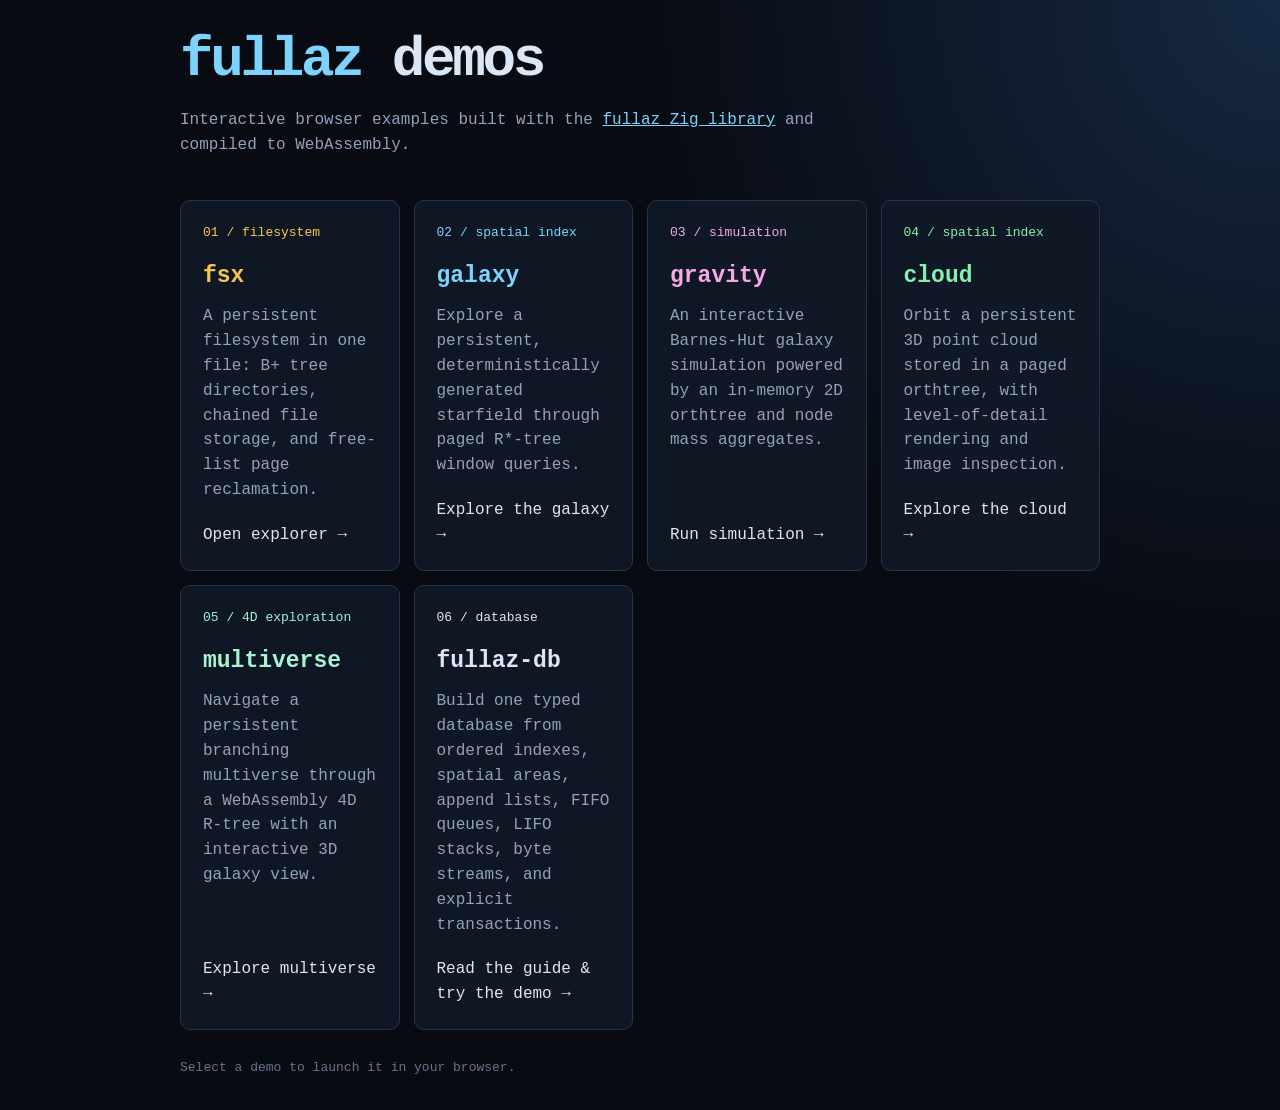
<file: index.html>
<!doctype html>
<html lang="en">
<head>
  <meta charset="utf-8" />
  <meta name="viewport" content="width=device-width, initial-scale=1" />
  <meta name="description" content="Interactive browser demos for the fullaz Zig library." />
  <title>fullaz demos</title>
  <style>
    :root { color-scheme: dark; --bg: #080b12; --panel: #111827; --edge: #263449; --text: #dce7f5; --muted: #91a3ba; --blue: #7dd3fc; --gold: #f6c453; --pink: #f5a9e6; --green: #86efac; }
    * { box-sizing: border-box; }
    body { margin: 0; min-width: 320px; min-height: 100vh; display: grid; place-items: center; padding: 32px 20px; background: radial-gradient(circle at top right, #162843 0, transparent 38%), var(--bg); color: var(--text); font: 16px/1.55 ui-monospace, "Cascadia Mono", Consolas, monospace; }
    main { width: min(920px, 100%); }
    h1 { margin: 0; font-size: clamp(32px, 7vw, 56px); letter-spacing: -.06em; line-height: 1; }
    h1 span { color: var(--blue); }
    .intro { max-width: 640px; margin: 20px 0 42px; color: var(--muted); }
    .repo { color: var(--blue); }
    .repo:hover, .repo:focus-visible { color: #fff; }
    .demos { display: grid; grid-template-columns: repeat(auto-fit, minmax(200px, 1fr)); gap: 14px; }
    .demos a { min-height: 250px; display: flex; flex-direction: column; padding: 22px; border: 1px solid var(--edge); border-radius: 10px; background: color-mix(in srgb, var(--panel) 92%, transparent); color: inherit; text-decoration: none; transition: transform .15s, border-color .15s, background .15s; }
    .demos a:hover, .demos a:focus-visible { transform: translateY(-4px); border-color: var(--accent); background: #172234; outline: none; }
    .demos a:nth-child(1) { --accent: var(--gold); } .demos a:nth-child(2) { --accent: var(--blue); } .demos a:nth-child(3) { --accent: var(--pink); } .demos a:nth-child(4) { --accent: var(--green); } .demos a:nth-child(5) { --accent: #a7f3d0; }
    .number { color: var(--accent); font-size: 13px; }
    h2 { margin: 16px 0 10px; color: var(--accent); font-size: 23px; }
    p { margin: 0; color: var(--muted); }
    .open { margin-top: auto; padding-top: 20px; color: var(--text); }
    footer { margin-top: 28px; color: #63758c; font-size: 13px; }
    @media (max-width: 720px) { body { place-items: start center; padding-top: 48px; } .demos { grid-template-columns: 1fr; } a { min-height: 0; } }
  </style>
</head>
<body>
  <main>
    <h1><span>fullaz</span> demos</h1>
    <p class="intro">Interactive browser examples built with the <a class="repo" href="https://github.com/newenclave/fullaz">fullaz Zig library</a> and compiled to WebAssembly.</p>
    <section class="demos" aria-label="Demos">
      <a href="fsx/">
        <span class="number">01 / filesystem</span>
        <h2>fsx</h2>
        <p>A persistent filesystem in one file: B+ tree directories, chained file storage, and free-list page reclamation.</p>
        <span class="open">Open explorer &rarr;</span>
      </a>
      <a href="galaxy/">
        <span class="number">02 / spatial index</span>
        <h2>galaxy</h2>
        <p>Explore a persistent, deterministically generated starfield through paged R*-tree window queries.</p>
        <span class="open">Explore the galaxy &rarr;</span>
      </a>
      <a href="gravity/">
        <span class="number">03 / simulation</span>
        <h2>gravity</h2>
        <p>An interactive Barnes-Hut galaxy simulation powered by an in-memory 2D orthtree and node mass aggregates.</p>
        <span class="open">Run simulation &rarr;</span>
      </a>
      <a href="cloud/">
        <span class="number">04 / spatial index</span>
        <h2>cloud</h2>
        <p>Orbit a persistent 3D point cloud stored in a paged orthtree, with level-of-detail rendering and image inspection.</p>
        <span class="open">Explore the cloud &rarr;</span>
      </a>
       <a href="multiverse/">
         <span class="number">05 / 4D exploration</span>
         <h2>multiverse</h2>
         <p>Navigate a persistent branching multiverse through a WebAssembly 4D R-tree with an interactive 3D galaxy view.</p>
         <span class="open">Explore multiverse &rarr;</span>
       </a>
       <a href="fullaz-db/">
         <span class="number">06 / database</span>
         <h2>fullaz-db</h2>
          <p>Build one typed database from ordered indexes, spatial areas, append lists, FIFO queues, LIFO stacks, byte streams, and explicit transactions.</p>
         <span class="open">Read the guide &amp; try the demo &rarr;</span>
       </a>
     </section>
    <footer>Select a demo to launch it in your browser.</footer>
  </main>
</body>
</html>
</file>
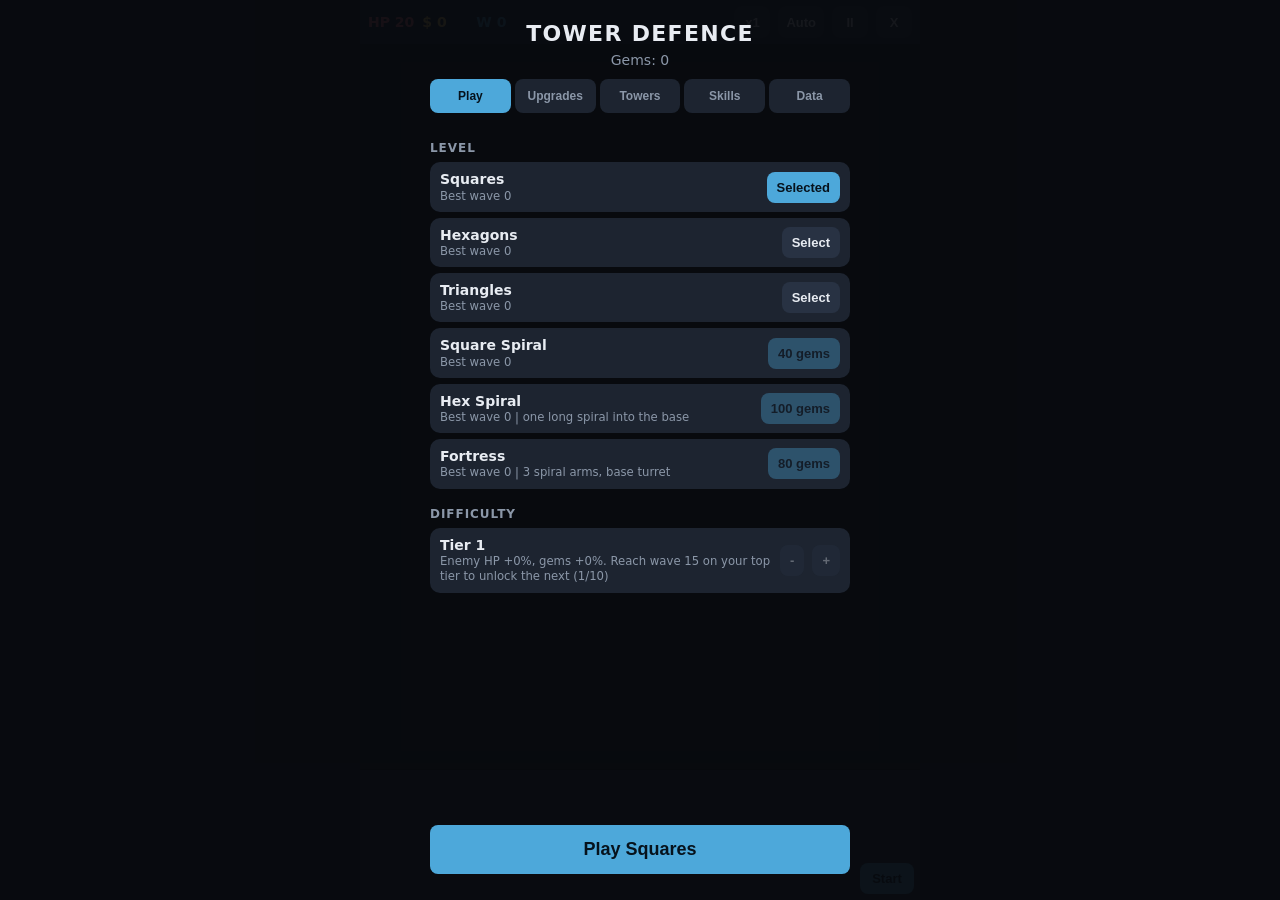
<file: defence-craft/index.html>
<!doctype html>
<html lang="ru">
<head>
<meta charset="utf-8">
<meta name="robots" content="noindex, nofollow">
<meta name="viewport" content="width=device-width,initial-scale=1,maximum-scale=1,user-scalable=no,viewport-fit=cover">
<meta name="theme-color" content="#14181f">
<title>Tower Defence</title>
<style>
  :root { --bg:#14181f; --panel:#1d2430; --panel2:#283243; --txt:#e8ecf2; --dim:#8b97a8; --acc:#4da8da; --good:#6bd36b; --bad:#e63946; --gold:#ffd166; }
  * { box-sizing:border-box; -webkit-tap-highlight-color:transparent; user-select:none; -webkit-user-select:none; touch-action:manipulation; }
  html,body { margin:0; height:100%; background:var(--bg); color:var(--txt); font:14px/1.3 system-ui,-apple-system,"Segoe UI",Roboto,sans-serif; overflow:hidden; }
  #app { display:flex; flex-direction:column; height:100dvh; max-width:560px; margin:0 auto; padding:env(safe-area-inset-top) 0 env(safe-area-inset-bottom); }
  #hud { display:flex; align-items:center; gap:8px; padding:6px 8px; background:var(--panel); font-weight:700; min-height:44px; }
  #hud .stat { white-space:nowrap; min-width:46px; }
  #hLives { color:#ff7b8a; } #hGold { color:var(--gold); } #hWave { color:var(--acc); }
  #hud .sp { flex:1; }
  .ib { background:var(--panel2); color:var(--txt); border:0; border-radius:8px; min-width:36px; height:32px; padding:0 8px; font-size:13px; font-weight:700; }
  .ib.on { background:var(--acc); color:#06121c; }
  .ib:active { filter:brightness(1.3); }
  @media (max-width:400px) {
    #hud { gap:4px; padding:6px 6px; }
    #hud .stat { flex:none; min-width:0; font-size:13px; }
    .ib { flex:none; min-width:0; padding:0 7px; font-size:12px; }
  }
  @media (max-width:340px) {
    #hud .stat { font-size:12px; }
    .ib { padding:0 5px; font-size:11px; }
  }
  #stage { flex:1; min-height:0; display:flex; align-items:center; justify-content:center; background:#0d1015; }
  canvas#cv { width:min(100%, calc((100dvh - 210px) * 360 / 520)); aspect-ratio:360/520; display:block; touch-action:none; }
  #info { height:88px; padding:6px 8px; background:var(--panel); border-top:1px solid #000; display:flex; flex-direction:column; justify-content:center; gap:6px; }
  #info .brow { display:flex; gap:5px; }
  #info .brow .btn { flex:1; padding:5px 2px; font-size:12px; line-height:1.15; min-width:0; }
  #info .txt { flex:1; font-size:13px; min-width:0; }
  #info .txt b { font-size:14px; }
  small { color:var(--dim); }
  .btn { background:var(--acc); color:#06121c; border:0; border-radius:8px; padding:8px 10px; font-weight:700; font-size:13px; }
  .btn.alt { background:var(--panel2); color:var(--txt); }
  .btn.red { background:var(--bad); color:#fff; }
  .btn:disabled { opacity:.35; }
  .btn:active:not(:disabled) { filter:brightness(1.2); }
  #bar { display:flex; gap:4px; padding:6px; background:var(--panel); }
  #shop { flex:1; display:flex; gap:4px; min-width:0; overflow-x:auto; scrollbar-width:none; }
  #shop::-webkit-scrollbar { display:none; }
  .card { flex:1 0 44px; min-width:44px; padding:3px 0; background:var(--panel2); border:1px solid transparent; border-radius:8px; color:var(--txt); text-align:center; font-size:9px; letter-spacing:-.2px; overflow:hidden; white-space:nowrap; }
  .card canvas { width:22px; height:22px; display:block; margin:0 auto; }
  .card .c { color:var(--gold); font-weight:700; font-size:10px; }
  .card .k { color:#9db4ff; font-size:9px; }
  .card.full { opacity:.55; }
  .card.armed { border-color:var(--acc); }
  .card.poor .c { color:var(--bad); }
  .card.locked { opacity:.35; }
  #abil { display:none; gap:6px; padding:4px 6px; background:var(--panel); border-top:1px solid #000; }
  #app.ab #abil { display:flex; }
  #app.ab canvas#cv { width:min(100%, calc((100dvh - 252px) * 360 / 520)); }
  .ab { flex:1; }
  button.ab { background:var(--panel2); color:var(--txt); border:0; border-radius:8px; height:34px; font-weight:700; font-size:13px; }
  button.ab:disabled { opacity:.45; }
  button.ab:not(:disabled) { background:#7a5cff; }
  #ab_rain.active:disabled { background:#ffd166; color:#06121c; opacity:1; }
  #ab_freeze.active:disabled { background:#9bf6ff; color:#06121c; opacity:1; }
  #bGo { flex:0 0 54px; padding:8px 2px; font-size:13px; }
  #ov { position:fixed; inset:0; background:rgba(8,10,14,.94); display:none; overflow-y:auto; padding:20px 16px; }
  #ov .box { max-width:420px; margin:0 auto; }
  #ov h1 { margin:8px 0 2px; text-align:center; font-size:26px; letter-spacing:.06em; }
  #ov h3 { margin:18px 0 6px; color:var(--dim); font-size:12px; text-transform:uppercase; letter-spacing:.08em; }
  #ov .sub { text-align:center; color:var(--dim); margin-bottom:14px; }
  #ov .big { width:100%; padding:14px; font-size:18px; margin:6px 0; }
  #ov .mwrap { display:flex; flex-direction:column; height:calc(100dvh - 40px); }
  #ov .mhead h1 { margin:0; font-size:22px; }
  #ov .mhead .sub { margin:2px 0 10px; }
  .tabs { display:flex; gap:4px; margin-bottom:10px; }
  .tab { flex:1; position:relative; background:var(--panel); color:var(--dim); border:0; border-radius:8px; padding:10px 0; font-size:12px; font-weight:700; }
  .tab.on { background:var(--acc); color:#06121c; }
  .tab i { position:absolute; top:4px; right:5px; width:7px; height:7px; border-radius:50%; background:var(--gold); }
  /* the lists still scroll (wheel, touch) but show no scrollbar, which on desktop covered the buttons */
  .mbody, #ov { scrollbar-width:none; }
  .mbody::-webkit-scrollbar, #ov::-webkit-scrollbar { display:none; }
  .mbody { flex:1; min-height:0; overflow-y:auto; }
  .mbody h3:first-child { margin-top:0; }
  .mfoot { padding-top:10px; }
  .row { display:flex; align-items:center; gap:8px; padding:8px 10px; background:var(--panel); border-radius:10px; margin-bottom:6px; }
  .row .t { flex:1; }
  .row .t small { display:block; }
</style>
</head>
<body>
<div id="app">
  <div id="hud">
    <span class="stat" id="hLives">HP 20</span>
    <span class="stat" id="hGold">$ 0</span>
    <span class="stat" id="hWave">W 0</span>
    <span class="sp"></span>
    <button class="ib" id="bSpeed">x1</button>
    <button class="ib" id="bAuto">Auto</button>
    <button class="ib" id="bPause">II</button>
    <button class="ib" id="bQuit">X</button>
  </div>
  <div id="stage"><canvas id="cv"></canvas></div>
  <div id="info"></div>
  <div id="abil"></div>
  <div id="bar"><div id="shop"></div><button class="btn" id="bGo">Start</button></div>
</div>
<div id="ov"><div class="box" id="ovBox"></div></div>
<script src="game.js"></script>
</body>
</html>
</file>
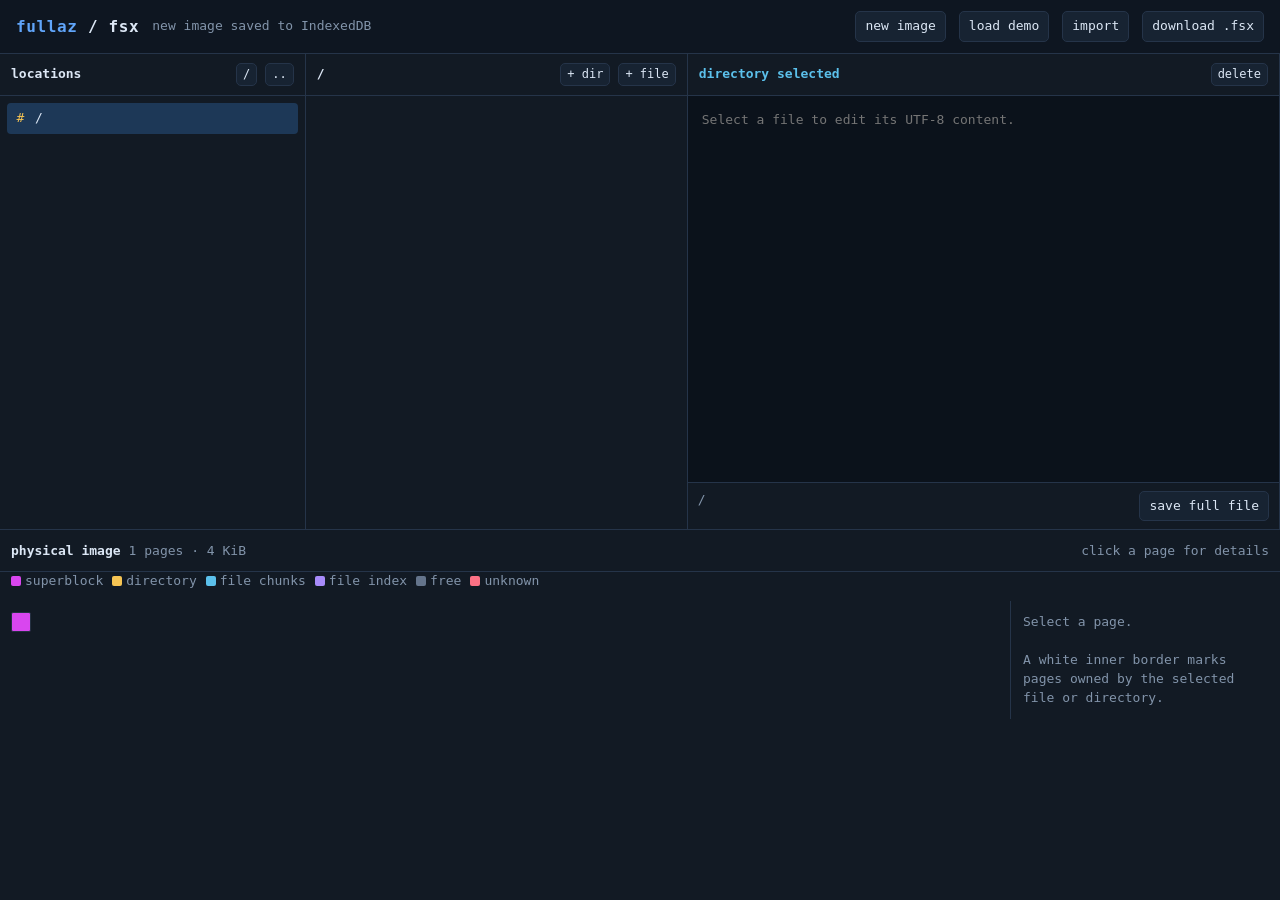
<file: fsx/index.html>
<!doctype html>
<html lang="en">
<head>
<meta charset="utf-8" />
<meta name="viewport" content="width=device-width, initial-scale=1" />
<title>fullaz · fsx</title>
<style>
  :root { color-scheme: dark; --bg: #0c1118; --panel: #121a24; --edge: #253449; --text: #dce7f5; --muted: #8294aa; --accent: #60a5fa; --dir: #f6c453; --file: #5bc0eb; --free: #64748b; --index: #a78bfa; --bad: #fb7185; }
  * { box-sizing: border-box; }
  body { margin: 0; min-width: 320px; min-height: 100vh; background: var(--bg); color: var(--text); font: 13px/1.45 ui-monospace, "Cascadia Mono", Consolas, monospace; }
  header { min-height: 54px; display: flex; align-items: center; gap: 13px; padding: 10px 16px; border-bottom: 1px solid var(--edge); background: #0e1621; }
  h1 { font-size: 16px; margin: 0; letter-spacing: .04em; } h1 span { color: var(--accent); }
  .spacer { flex: 1; } button, .file-label { border: 1px solid var(--edge); border-radius: 5px; background: #172332; color: var(--text); padding: 5px 9px; font: inherit; cursor: pointer; }
  button:hover, .file-label:hover { border-color: var(--accent); color: #fff; } button.danger:hover { border-color: var(--bad); color: #fecdd3; }
  input[type=file] { display: none; } #status { color: var(--muted); white-space: nowrap; overflow: hidden; text-overflow: ellipsis; max-width: 31vw; }
  main { display: grid; grid-template-columns: minmax(205px, .8fr) minmax(260px, 1fr) minmax(330px, 1.55fr); min-height: calc(100vh - 54px); }
  section { min-width: 0; border-right: 1px solid var(--edge); background: var(--panel); } section:last-child { border-right: 0; }
  .title { display: flex; align-items: center; gap: 8px; min-height: 42px; padding: 8px 11px; border-bottom: 1px solid var(--edge); color: var(--muted); }
  .title strong { color: var(--text); } .title .spacer { flex: 1; } .tiny { padding: 2px 6px; font-size: 12px; }
  #tree, #entries { padding: 7px; overflow: auto; max-height: calc(100vh - 96px); } .row { display: flex; gap: 8px; align-items: center; padding: 6px 7px; border-radius: 4px; cursor: pointer; white-space: nowrap; overflow: hidden; } .row:hover { background: #1b2a3c; } .row.active { background: #1d3857; } .row .name { overflow: hidden; text-overflow: ellipsis; } .row .size { margin-left: auto; color: var(--muted); font-size: 11px; } .glyph { width: 13px; text-align: center; } .directory .glyph { color: var(--dir); } .file .glyph { color: var(--file); }
  #editor-pane { display: flex; flex-direction: column; } #file-name { color: var(--file); overflow: hidden; text-overflow: ellipsis; white-space: nowrap; } #editor { flex: 1; width: 100%; min-height: 260px; resize: none; border: 0; outline: 0; padding: 14px; background: #0b121b; color: #e5eef9; font: inherit; line-height: 1.55; tab-size: 4; } #editor:disabled { color: var(--muted); } #editor-bar { display: flex; padding: 8px 10px; gap: 8px; border-top: 1px solid var(--edge); color: var(--muted); }
  #storage { grid-column: 1 / -1; border-top: 1px solid var(--edge); min-height: 245px; } #map-wrap { display: grid; grid-template-columns: minmax(0, 1fr) 270px; } #page-map { padding: 11px; display: grid; grid-template-columns: repeat(auto-fill, minmax(17px, 1fr)); gap: 3px; align-content: start; } .page { aspect-ratio: 1; min-width: 17px; border: 1px solid #243041; border-radius: 2px; cursor: pointer; position: relative; } .page:hover { outline: 1px solid #fff; z-index: 1; } .page.selected { outline: 2px solid #fff; z-index: 2; } .page.owned { box-shadow: inset 0 0 0 2px #fff; } .superblock { background: #d946ef; } .directory_leaf, .directory_inode { background: var(--dir); } .file_chunk { background: var(--file); } .file_index_leaf, .file_index_inode { background: var(--index); } .freed { background: var(--free); } .unknown { background: var(--bad); }
  #page-detail { padding: 12px; border-left: 1px solid var(--edge); color: var(--muted); } #page-detail strong { color: var(--text); } .legend { display: flex; flex-wrap: wrap; gap: 9px; padding: 0 11px 10px; color: var(--muted); } .legend i { display: inline-block; width: 10px; height: 10px; border-radius: 2px; margin-right: 4px; vertical-align: -1px; }
  @media (max-width: 840px) { header { flex-wrap: wrap; } #status { order: 3; max-width: 100%; width: 100%; } main { grid-template-columns: 1fr; } section { border-right: 0; border-bottom: 1px solid var(--edge); } #tree, #entries { max-height: 210px; } #storage { grid-column: auto; } #map-wrap { grid-template-columns: 1fr; } #page-detail { border-left: 0; border-top: 1px solid var(--edge); } }
</style>
</head>
<body>
<header>
  <h1><span>fullaz</span> / fsx</h1><span id="status">loading WASM...</span><span class="spacer"></span>
  <button id="new">new image</button><button id="load-demo">load demo</button><label class="file-label">import <input id="import" type="file" accept=".fsx,application/octet-stream" /></label><button id="download">download .fsx</button>
</header>
<main>
  <section><div class="title"><strong>locations</strong><span class="spacer"></span><button id="root" class="tiny">/</button><button id="up" class="tiny">..</button></div><div id="tree"></div></section>
  <section><div class="title"><strong id="path">/</strong><span class="spacer"></span><button id="mkdir" class="tiny">+ dir</button><button id="touch" class="tiny">+ file</button></div><div id="entries"></div></section>
  <section id="editor-pane"><div class="title"><strong id="file-name">select a text file</strong><span class="spacer"></span><button id="delete" class="tiny danger" disabled>delete</button></div><textarea id="editor" disabled spellcheck="false" placeholder="Select a file to edit its UTF-8 content."></textarea><div id="editor-bar"><span id="editor-state">No file selected</span><span class="spacer"></span><button id="save" disabled>save full file</button></div></section>
  <section id="storage"><div class="title"><strong>physical image</strong><span id="map-stats"></span><span class="spacer"></span><span>click a page for details</span></div><div class="legend"><span><i class="superblock"></i>superblock</span><span><i class="directory_leaf"></i>directory</span><span><i class="file_chunk"></i>file chunks</span><span><i class="file_index_leaf"></i>file index</span><span><i class="freed"></i>free</span><span><i class="unknown"></i>unknown</span></div><div id="map-wrap"><div id="page-map"></div><aside id="page-detail">Select a page.<br /><br />A white inner border marks pages owned by the selected file or directory.</aside></div></section>
</main>
<script>
const text = new TextEncoder(), decode = new TextDecoder();
const roleNames = ["superblock", "directory leaf", "directory internal", "file chunk", "file index leaf", "file index internal", "freed", "unknown"];
const roleClasses = ["superblock", "directory_leaf", "directory_inode", "file_chunk", "file_index_leaf", "file_index_inode", "freed", "unknown"];
const ownerNames = ["directory tree", "file chunk", "file index"];
const el = {
  status: document.getElementById("status"), tree: document.getElementById("tree"), entries: document.getElementById("entries"), path: document.getElementById("path"),
  fileName: document.getElementById("file-name"), editor: document.getElementById("editor"), editorState: document.getElementById("editor-state"),
  save: document.getElementById("save"), delete: document.getElementById("delete"), pageMap: document.getElementById("page-map"),
  pageDetail: document.getElementById("page-detail"), mapStats: document.getElementById("map-stats"),
};
let wasm, ex, currentPath = "/", selected = null, pages = [], ownership = new Map(), selectedPage = null;
const demoDirectories = ["/docs", "/docs/guides", "/docs/design", "/projects", "/projects/nebula", "/notes", "/archive"];
const demoFiles = {
  "/README.txt": "Welcome to the fsx demo image. Explore the directories, then edit a file in the browser demo.",
  "/docs/welcome.txt": "Documentation lives in a paged B+ tree. Each directory entry is stored in a leaf page.",
  "/docs/guides/getting-started.txt": "1. Open a file. 2. Change its text. 3. Save. 4. Watch the physical page map update.",
  "/docs/design/storage-map.txt": "Yellow pages are directories. Blue pages contain file chunks. Purple pages are file indexes.",
  "/projects/nebula/ideas.txt": "Nebula project notes:\n- build a star catalog\n- preserve page locality\n- make the inspector useful",
  "/notes/today.txt": "Try creating a directory, adding a file, and replacing this text from the editor.",
  "/archive/README.txt": "This directory is intentionally quiet. Delete it after removing this file to exercise reclamation.",
};

function setStatus(message, bad = false) { el.status.textContent = message; el.status.style.color = bad ? "#fb7185" : ""; }
function errorText() { return decode.decode(new Uint8Array(ex.memory.buffer, ex.lastErrorPtr(), ex.lastErrorLen())); }
function ensure(ok) { if (!ok) throw new Error(errorText() || "operation failed"); }
function bytesCall(name, path, content) {
  const p = text.encode(path), d = content === undefined ? null : text.encode(content);
  const pp = p.length ? ex.allocate(p.length) : 0, dp = d && d.length ? ex.allocate(d.length) : 0;
  if ((p.length && !pp) || (d && d.length && !dp)) throw new Error("WASM allocation failed");
  try {
    const mem = new Uint8Array(ex.memory.buffer); if (p.length) mem.set(p, pp); if (d && d.length) mem.set(d, dp);
    return d === null ? ex[name](pp, p.length) : ex[name](pp, p.length, dp, d.length);
  } finally { if (pp) ex.freeAllocation(pp, p.length); if (dp) ex.freeAllocation(dp, d.length); }
}
function join(base, name) { return base === "/" ? "/" + name : base + "/" + name; }
function parent(path) { if (path === "/") return "/"; const i = path.lastIndexOf("/"); return i <= 0 ? "/" : path.slice(0, i); }

const db = new Promise((resolve, reject) => { const req = indexedDB.open("fullaz-fsx", 1); req.onupgradeneeded = () => req.result.createObjectStore("images"); req.onsuccess = () => resolve(req.result); req.onerror = () => reject(req.error); });
async function dbGet() { const store = (await db).transaction("images", "readonly").objectStore("images"); return new Promise((resolve, reject) => { const req = store.get("default"); req.onsuccess = () => resolve(req.result); req.onerror = () => reject(req.error); }); }
async function dbPut(bytes) { const store = (await db).transaction("images", "readwrite").objectStore("images"); return new Promise((resolve, reject) => { const req = store.put(bytes, "default"); req.onsuccess = () => resolve(); req.onerror = () => reject(req.error); }); }
async function persist() { const ptr = ex.imagePtr(); ensure(ptr !== 0 || ex.imageLen() === 0); await dbPut(new Uint8Array(ex.memory.buffer, ptr, ex.imageLen()).slice().buffer); }
function importBytes(bytes) { const ptr = ex.allocate(bytes.byteLength); if (!ptr) throw new Error("WASM allocation failed"); try { new Uint8Array(ex.memory.buffer).set(new Uint8Array(bytes), ptr); ensure(ex.importImage(ptr, bytes.byteLength)); } finally { ex.freeAllocation(ptr, bytes.byteLength); } }

function parseEntries() { const length = ex.entriesLen(); if (length === 0) return []; const raw = new Uint8Array(ex.memory.buffer, ex.entriesPtr(), length).slice(); const view = new DataView(raw.buffer); const result = []; let at = 0; while (at < raw.length) { const kind = raw[at++], nameLen = view.getUint16(at, true); at += 2; const size = view.getUint32(at, true); at += 4; const name = decode.decode(raw.slice(at, at + nameLen)); at += nameLen; result.push({ kind, size, name }); } return result; }
function snapshotPages() { ensure(ex.snapshotPages()); const count = ex.pagesCount(); const words = count ? new Uint32Array(ex.memory.buffer, ex.pagesPtr(), count * 4).slice() : new Uint32Array(); pages = []; for (let i = 0; i < words.length; i += 4) pages.push({ pid: words[i], role: words[i + 1], used: words[i + 2], capacity: words[i + 3] }); }
function snapshotOwnership(path) { ownership = new Map(); if (!path || !bytesCall("snapshotOwnership", path)) return; const count = ex.ownershipCount(); const words = count ? new Uint32Array(ex.memory.buffer, ex.ownershipPtr(), count * 2).slice() : new Uint32Array(); for (let i = 0; i < words.length; i += 2) ownership.set(words[i], words[i + 1]); }
function renderMap() { el.pageMap.replaceChildren(); el.mapStats.textContent = `${pages.length} pages · ${(pages.length * 4096 / 1024).toFixed(0)} KiB`; for (const page of pages) { const node = document.createElement("button"); node.className = `page ${roleClasses[page.role]}${ownership.has(page.pid) ? " owned" : ""}${selectedPage === page.pid ? " selected" : ""}`; node.title = `PID ${page.pid}: ${roleNames[page.role]}`; node.onclick = () => { selectedPage = page.pid; el.pageDetail.innerHTML = `<strong>PID ${page.pid}</strong><br>${roleNames[page.role]}${ownership.has(page.pid) ? `<br>owner: ${ownerNames[ownership.get(page.pid)]}` : ""}<br>used: ${page.used} / ${page.capacity} bytes<br>offset: ${page.pid * 4096} bytes`; renderMap(); }; el.pageMap.append(node); } }
function makeRow(kind, name, size) { const node = document.createElement("div"), glyph = document.createElement("span"), label = document.createElement("span"), bytes = document.createElement("span"); node.className = `row ${kind === 2 ? "directory" : "file"}`; glyph.className = "glyph"; glyph.textContent = kind === 2 ? "#" : "·"; label.className = "name"; label.textContent = name + (kind === 2 && name !== "/" ? "/" : ""); bytes.className = "size"; bytes.textContent = kind === 1 ? size + " B" : ""; node.append(glyph, label, bytes); return node; }
function run(action) { Promise.resolve(action()).catch(showError); }
function renderTree(entries) { el.tree.replaceChildren(); const root = makeRow(2, "/", 0); if (currentPath === "/") root.classList.add("active"); root.onclick = () => run(() => openDirectory("/")); el.tree.append(root); for (const entry of entries.filter(e => e.kind === 2)) { const path = join(currentPath, entry.name), node = makeRow(2, entry.name, 0); if (selected?.path === path) node.classList.add("active"); node.onclick = () => run(() => openDirectory(path)); el.tree.append(node); } }
function renderEntries(entries) { el.entries.replaceChildren(); for (const entry of entries) { const path = join(currentPath, entry.name), node = makeRow(entry.kind, entry.name, entry.size); if (selected?.path === path) node.classList.add("active"); node.onclick = () => run(() => entry.kind === 2 ? openDirectory(path) : openFile(path, entry)); el.entries.append(node); } }
async function refresh() { ensure(bytesCall("list", currentPath)); const entries = parseEntries(); el.path.textContent = currentPath; renderTree(entries); renderEntries(entries); snapshotPages(); snapshotOwnership(selected?.path); renderMap(); }
async function openDirectory(path) { currentPath = path; selected = { path, kind: 2 }; el.fileName.textContent = "directory selected"; el.editor.value = ""; el.editor.disabled = true; el.save.disabled = true; el.delete.disabled = path === "/"; el.editorState.textContent = path; await refresh(); }
async function openFile(path, entry) { ensure(bytesCall("read", path)); const length = ex.readLen(); const data = length ? new Uint8Array(ex.memory.buffer, ex.readPtr(), length).slice() : new Uint8Array(); ex.releaseRead(); currentPath = parent(path); selected = { path, kind: 1 }; el.fileName.textContent = path; el.editor.disabled = false; el.editor.value = decode.decode(data); el.save.disabled = false; el.delete.disabled = false; el.editorState.textContent = `${entry.size} bytes loaded; save replaces the full file`; await refresh(); }
async function mutate(name, path, content) { ensure(bytesCall(name, path, content)); try { await persist(); setStatus("saved to IndexedDB"); } catch (error) { setStatus(`changed in memory; IndexedDB save failed: ${error.message || error}`, true); } await refresh(); }

document.getElementById("root").onclick = () => openDirectory("/").catch(showError); document.getElementById("up").onclick = () => openDirectory(parent(currentPath)).catch(showError);
document.getElementById("mkdir").onclick = async () => { const name = prompt("Directory name:"); if (name) try { await mutate("mkdir", join(currentPath, name)); } catch (e) { showError(e); } };
document.getElementById("touch").onclick = async () => { const name = prompt("File name:"); if (name) try { await mutate("touch", join(currentPath, name)); } catch (e) { showError(e); } };
el.save.onclick = async () => { if (!selected || selected.kind !== 1) return; try { await mutate("replace", selected.path, el.editor.value); el.editorState.textContent = "saved"; } catch (e) { showError(e); } };
el.delete.onclick = async () => { if (!selected || !confirm(`Delete ${selected.path}?`)) return; try { await mutate(selected.kind === 1 ? "removeFile" : "removeDirectory", selected.path); selected = null; el.editor.value = ""; el.editor.disabled = true; el.save.disabled = true; el.delete.disabled = true; await openDirectory(currentPath); } catch (e) { showError(e); } };
document.getElementById("new").onclick = async () => { if (!confirm("Discard the current image and create a new fsx image?")) return; try { ensure(ex.format()); selected = null; currentPath = "/"; await persist(); await openDirectory("/"); } catch (e) { showError(e); } };
document.getElementById("load-demo").onclick = async () => { if (!confirm("Discard the current image and load the fsx demo structure?")) return; try { ensure(ex.format()); for (const path of demoDirectories) ensure(bytesCall("mkdir", path)); for (const [path, content] of Object.entries(demoFiles)) { ensure(bytesCall("touch", path)); ensure(bytesCall("replace", path, content)); } selected = null; currentPath = "/"; await persist(); await openDirectory("/"); setStatus("demo image saved to IndexedDB"); } catch (e) { showError(e); } };
document.getElementById("import").onchange = async event => { const file = event.target.files[0]; if (!file) return; try { const bytes = await file.arrayBuffer(); importBytes(bytes); selected = null; currentPath = "/"; await persist(); await openDirectory("/"); setStatus(`imported ${file.name}`); } catch (e) { showError(e); } event.target.value = ""; };
document.getElementById("download").onclick = () => { try { const ptr = ex.imagePtr(); const bytes = new Uint8Array(ex.memory.buffer, ptr, ex.imageLen()).slice(); const link = Object.assign(document.createElement("a"), { href: URL.createObjectURL(new Blob([bytes], { type: "application/octet-stream" })), download: "fsx-image.fsx" }); link.click(); setTimeout(() => URL.revokeObjectURL(link.href), 1000); } catch (e) { showError(e); } };
function showError(error) { console.error(error); setStatus(String(error.message || error), true); }

(async () => { try { const bytes = await (await fetch("fsx.wasm")).arrayBuffer(); wasm = await WebAssembly.instantiate(bytes, {}); ex = wasm.instance.exports; const saved = await dbGet(); if (saved) { try { importBytes(saved); setStatus("restored IndexedDB image"); } catch (_) { ensure(ex.format()); await persist(); setStatus("saved image was invalid; created a new image", true); } } else { ensure(ex.format()); await persist(); setStatus("new image saved to IndexedDB"); } await openDirectory("/"); } catch (error) { showError(error); } })();
</script>
</body>
</html>
</file>
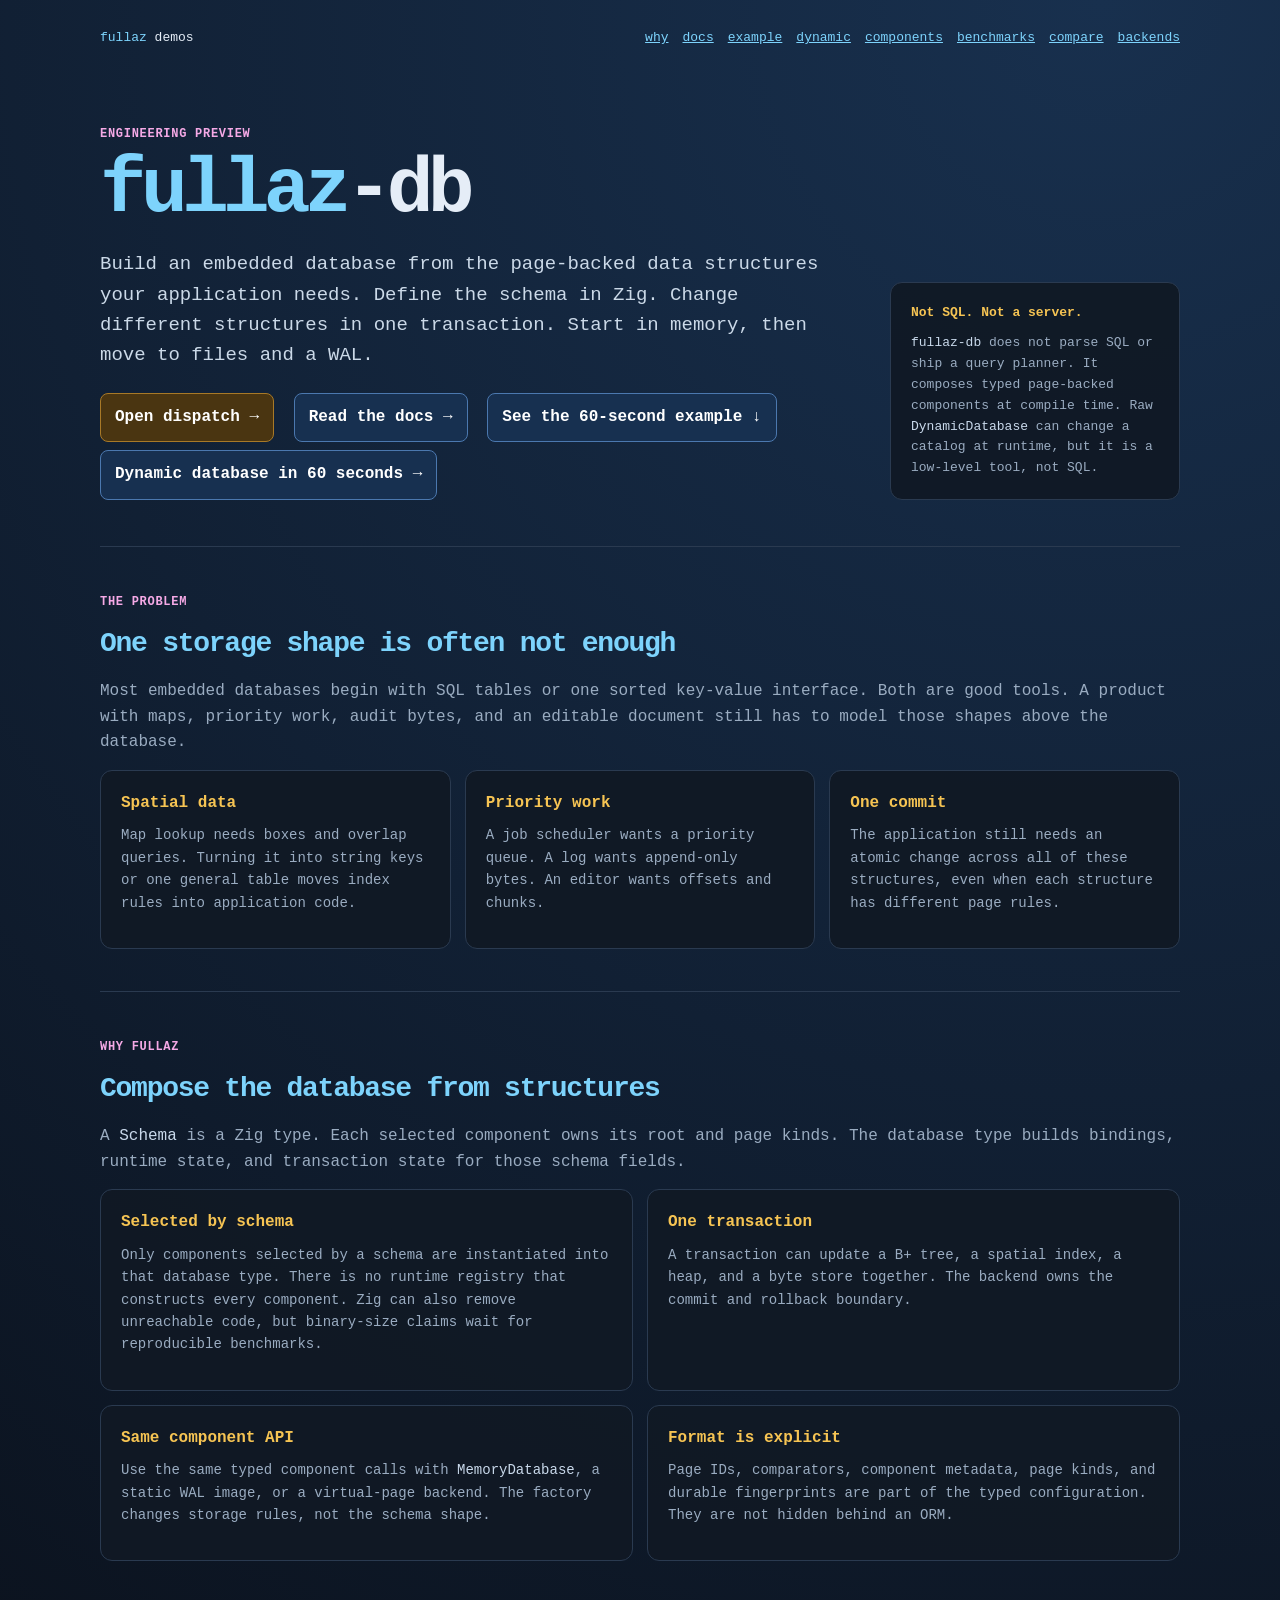
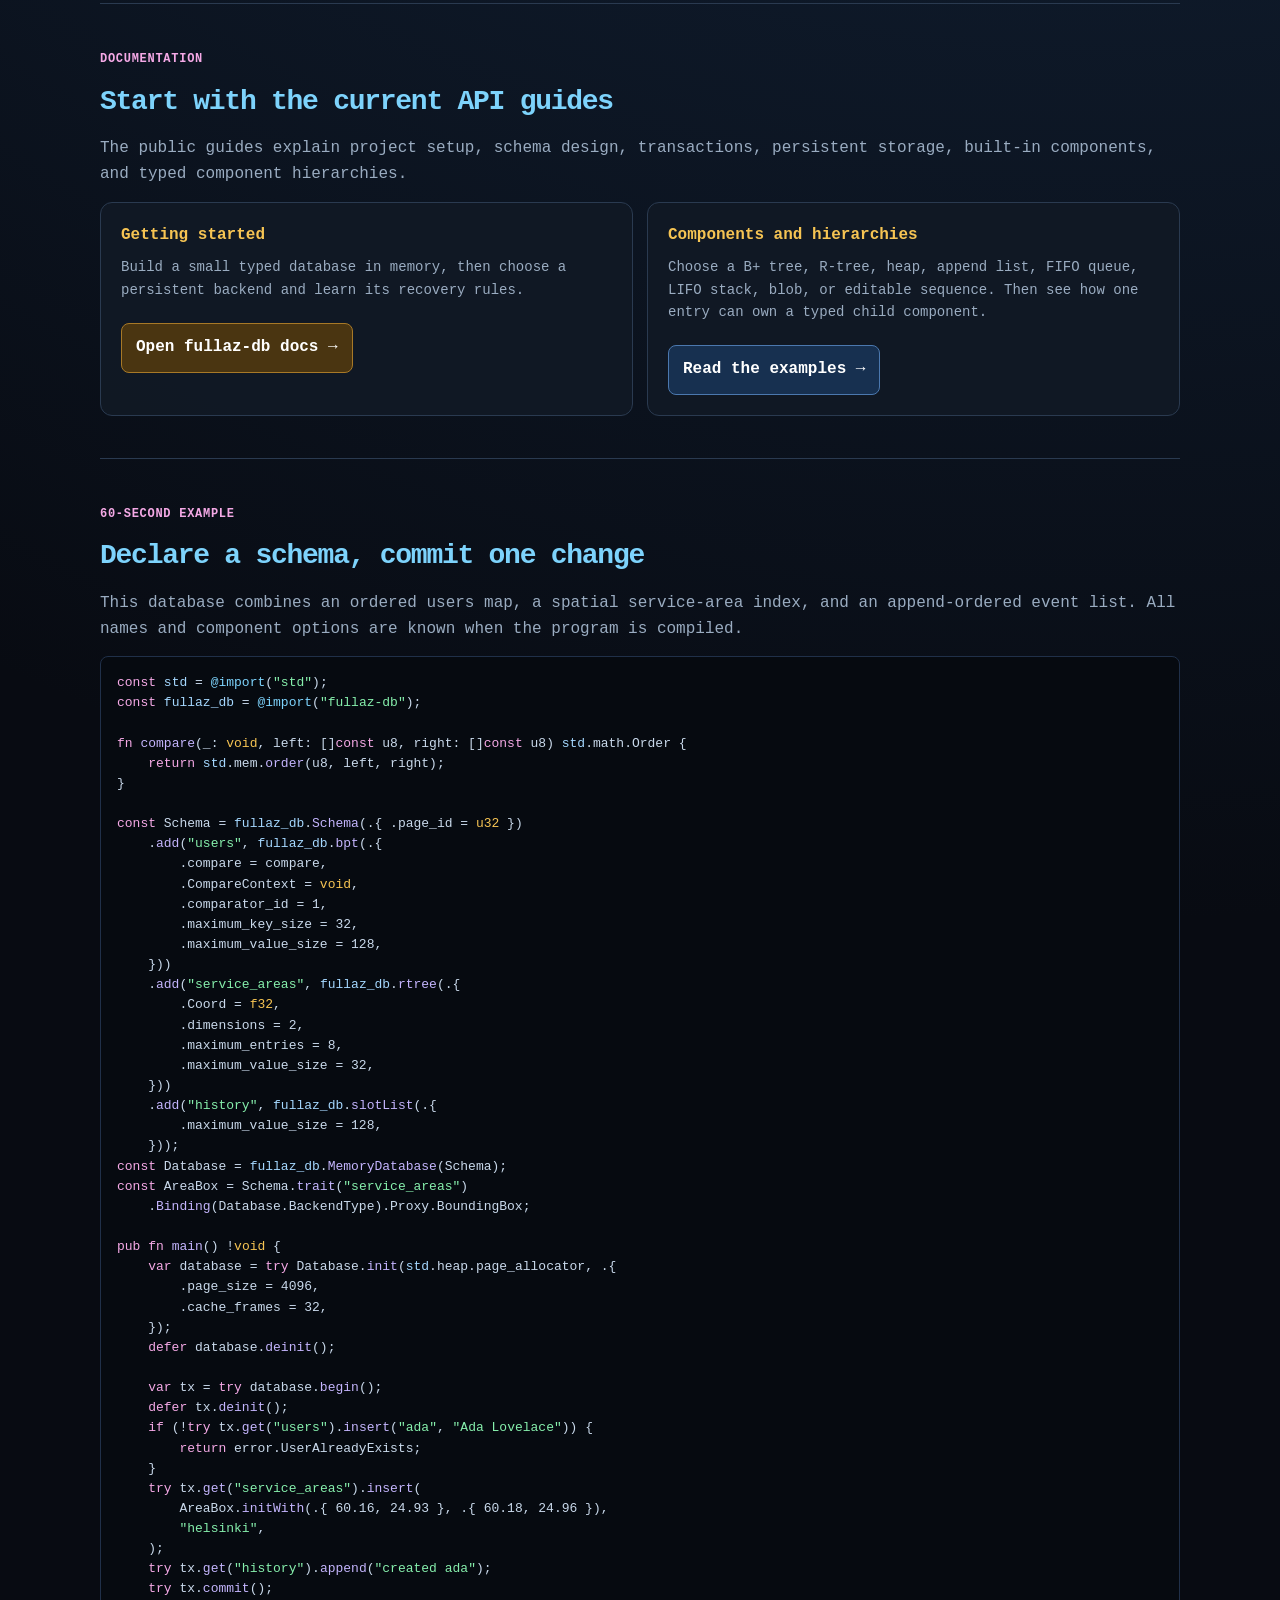
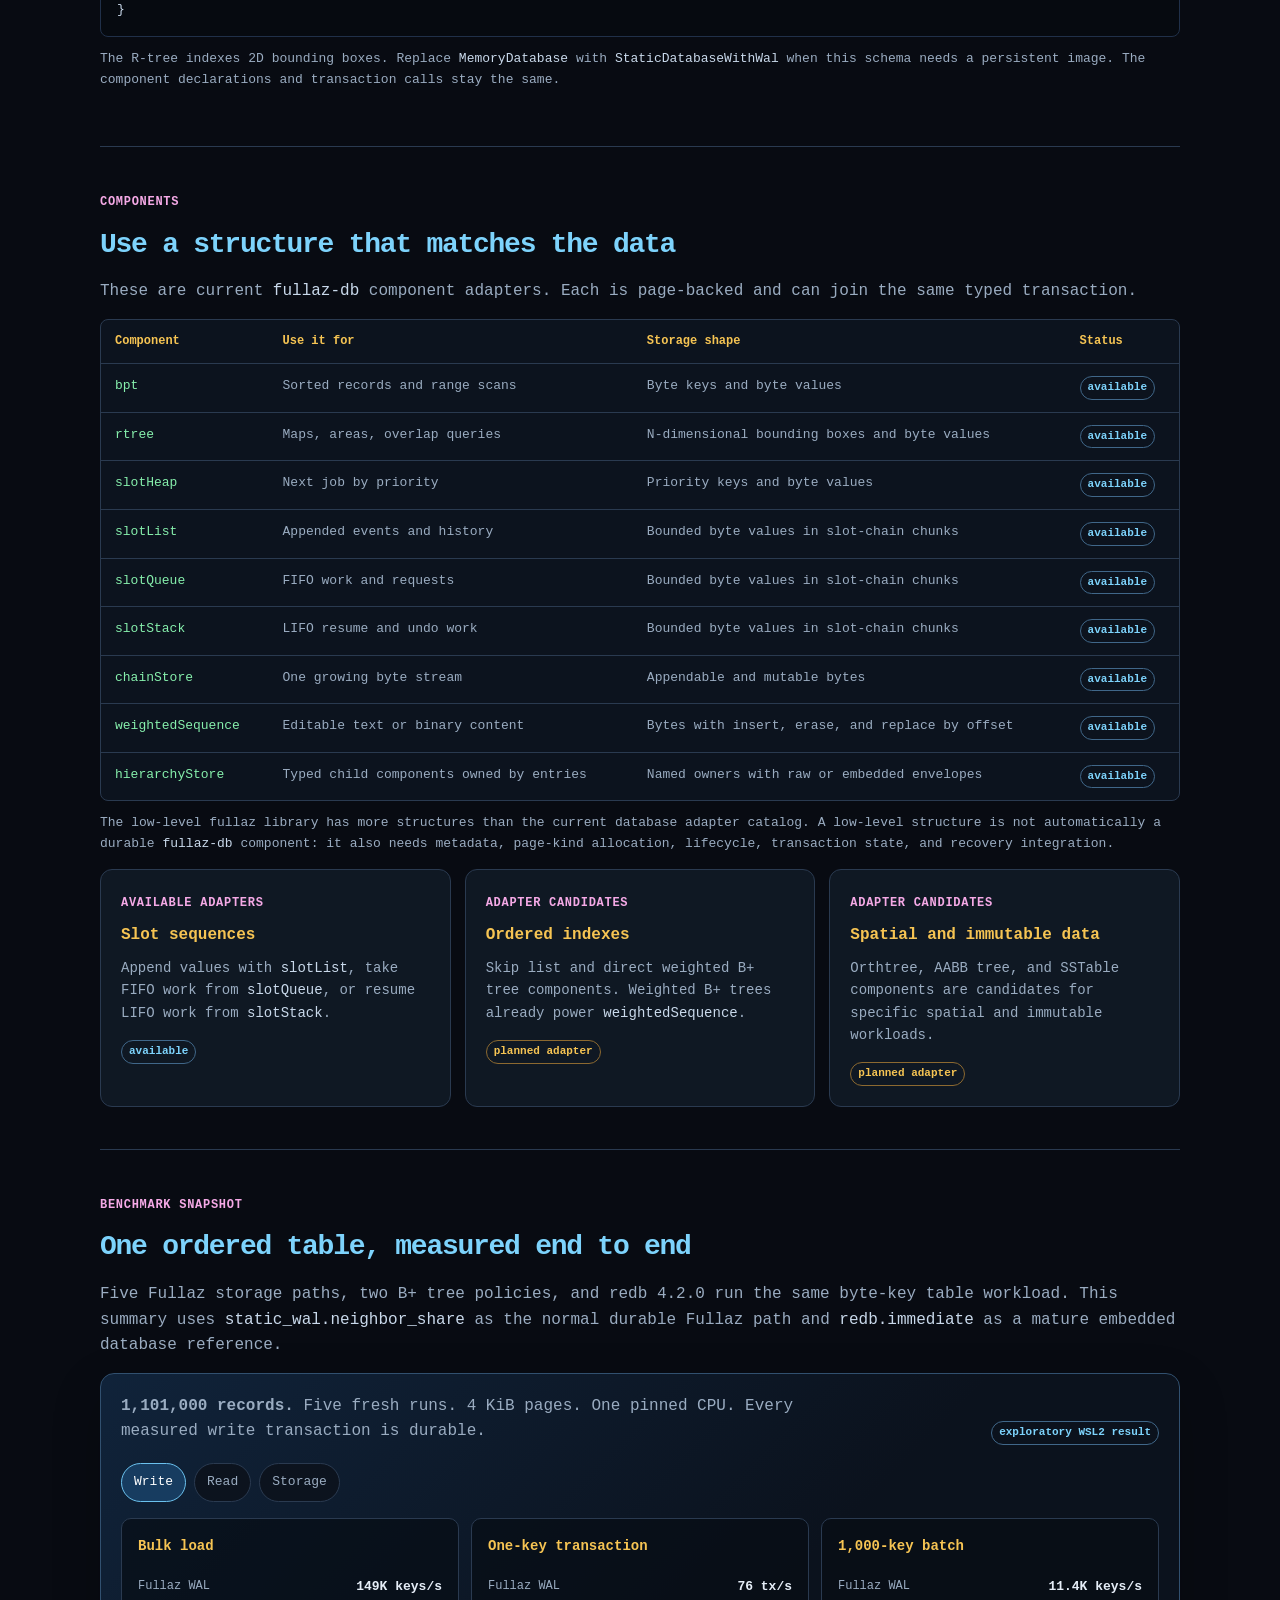
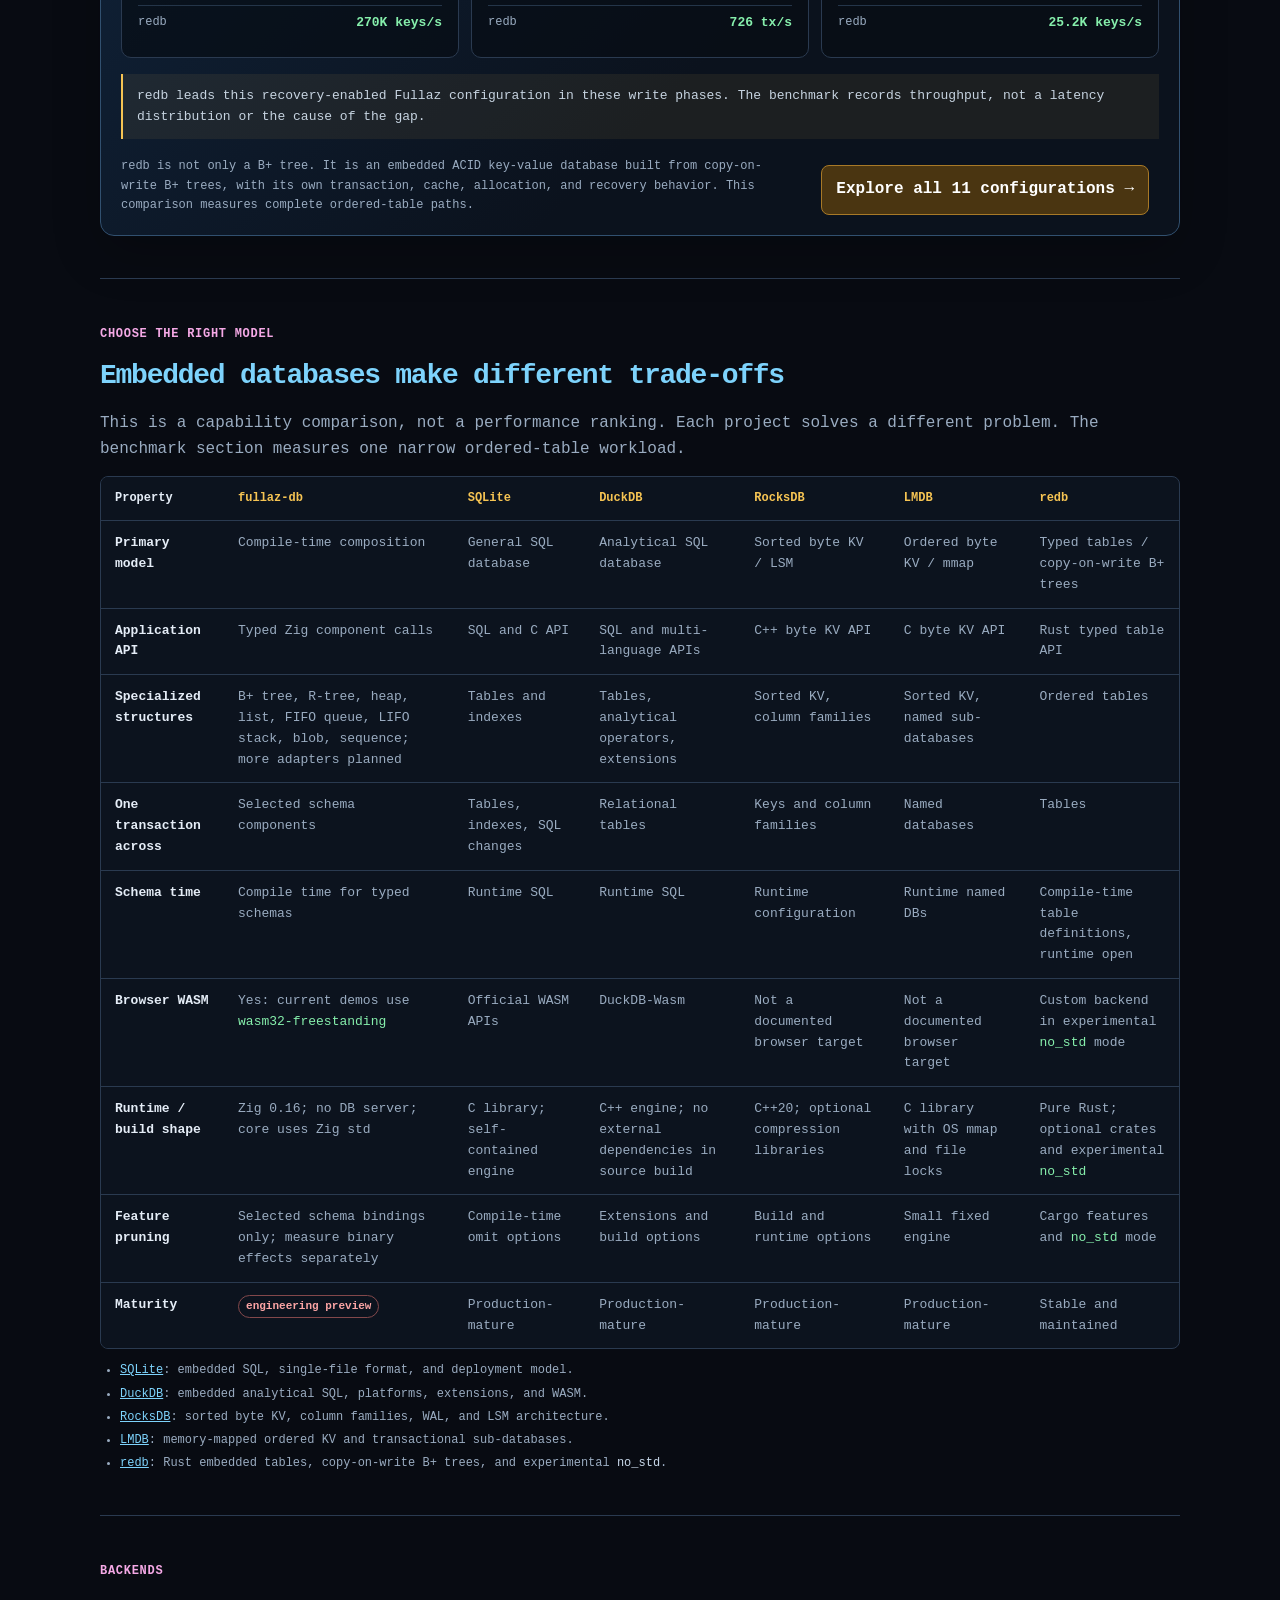
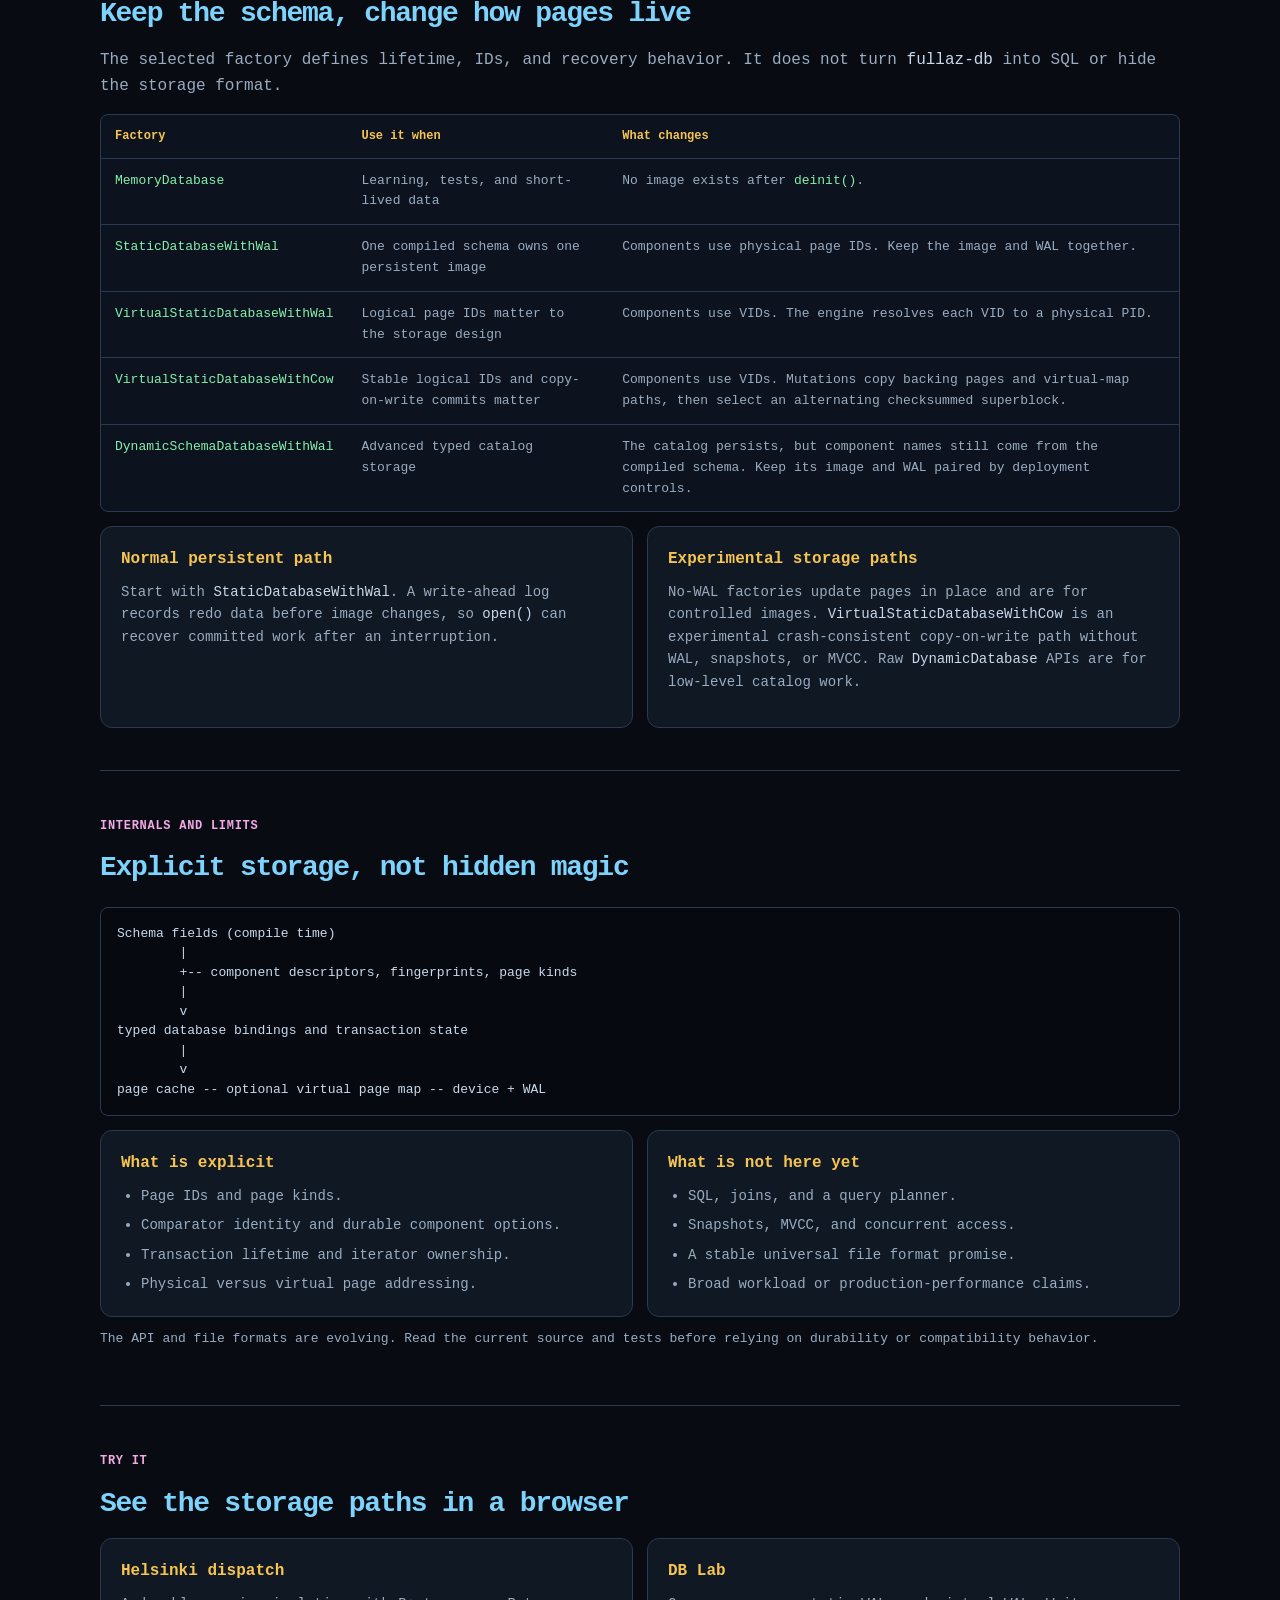
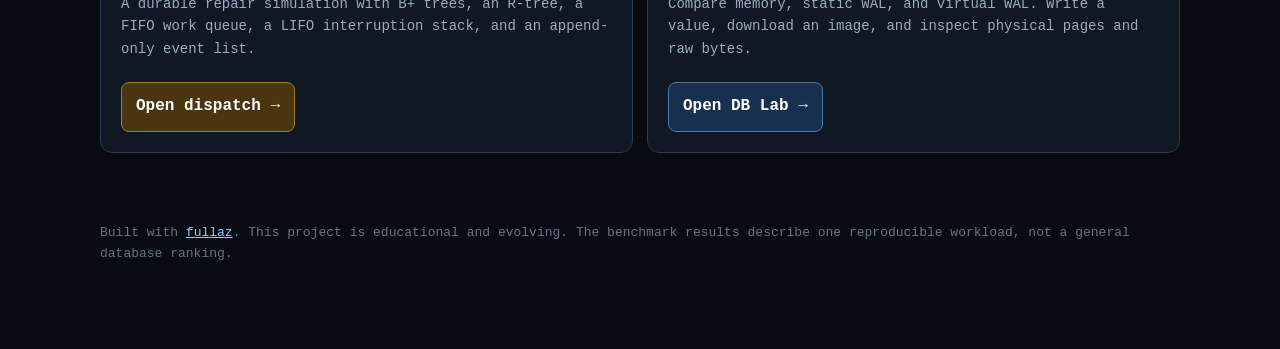
<file: fullaz-db/index.html>
<!doctype html>
<html lang="en">
<head>
  <meta charset="utf-8">
  <meta name="viewport" content="width=device-width, initial-scale=1">
  <meta name="description" content="fullaz-db is a Zig-native embedded database construction kit. Build a typed database from page-backed data structures.">
  <title>fullaz-db | Build the database you need</title>
  <style>
    :root { color-scheme:dark; --bg:#080b12; --panel:#101925; --panel-strong:#0c131e; --edge:#2a3a50; --text:#e5edf7; --muted:#9aacc1; --blue:#7dd3fc; --gold:#f6c453; --green:#86efac; --pink:#f5a9e6; --red:#fca5a5; }
    * { box-sizing:border-box; }
    html { scroll-behavior:smooth; }
    body { min-width:320px; margin:0; background:radial-gradient(circle at 86% 0,#18304e 0,transparent 30%),var(--bg); color:var(--text); font:16px/1.6 ui-monospace,"Cascadia Mono",Consolas,monospace; }
    main { width:min(1120px,100%); margin:0 auto; padding:28px 20px 72px; }
    a { color:var(--blue); } a:hover,a:focus-visible { color:#fff; }
    nav { display:flex; align-items:center; justify-content:space-between; gap:16px; color:var(--muted); font-size:13px; }
    .brand { color:var(--text); text-decoration:none; } .brand span { color:var(--blue); }
    .nav-links { display:flex; flex-wrap:wrap; justify-content:flex-end; gap:14px; }
    .hero { display:grid; grid-template-columns:minmax(0,1fr) 290px; gap:30px; align-items:end; padding:72px 0 46px; }
    h1 { margin:0; font-size:clamp(44px,8vw,78px); letter-spacing:-.075em; line-height:.94; } h1 span { color:var(--blue); }
    h2 { margin:0 0 12px; color:var(--blue); font-size:28px; letter-spacing:-.045em; } h3 { margin:0 0 8px; color:var(--gold); font-size:16px; }
    p { margin:0 0 14px; color:var(--muted); } .lead { max-width:720px; margin-top:22px; color:#cbd9e8; font-size:19px; }
    section { padding:42px 0; border-top:1px solid var(--edge); }
    .eyebrow,.tag { display:inline-block; margin-bottom:10px; color:var(--pink); font-size:12px; font-weight:700; letter-spacing:.06em; text-transform:uppercase; }
    .card,.callout { padding:20px; border:1px solid var(--edge); border-radius:12px; background:color-mix(in srgb,var(--panel) 94%,transparent); }
    .callout strong { display:block; color:var(--gold); font-size:13px; } .callout p { margin:10px 0 0; font-size:13px; }
    .button { display:inline-flex; align-items:center; gap:8px; margin:8px 10px 0 0; padding:11px 14px; border:1px solid #4b78af; border-radius:8px; background:#173050; color:#fff; font-weight:700; text-decoration:none; }
    .button:hover,.button:focus-visible { background:#245084; color:#fff; } .button.gold { border-color:#a87927; background:#4a3511; }
    .grid { display:grid; grid-template-columns:repeat(3,1fr); gap:14px; } .grid.two { grid-template-columns:repeat(2,1fr); }
    .card p { font-size:14px; } .card ul { margin:0; padding-left:20px; color:var(--muted); font-size:14px; } .card li + li { margin-top:7px; }
    .step { display:grid; grid-template-columns:40px minmax(0,1fr); gap:14px; align-items:start; margin-top:22px; }
    .step-number { display:grid; place-items:center; width:40px; height:40px; border:1px solid #4b78af; border-radius:50%; color:var(--blue); font-weight:700; }
    .step-body { min-width:0; } .step-body h3 { margin-top:7px; }
    pre { margin:14px 0 0; overflow:auto; padding:16px; border:1px solid #203049; border-radius:8px; background:#060a10; color:#c9d9eb; font:13px/1.55 ui-monospace,"Cascadia Mono",Consolas,monospace; tab-size:4; }
    code { color:#c9d9eb; } .code-note,.muted-small { margin-top:12px; font-size:13px; }
    .zig .tok-keyword { color:#f5a9e6; } .zig .tok-builtin { color:#7dd3fc; } .zig .tok-string { color:#86efac; } .zig .tok-type { color:#f6c453; } .zig .tok-module { color:#a5d8ff; } .zig .tok-call { color:#c4b5fd; }
    .table-wrap { overflow:auto; border:1px solid var(--edge); border-radius:8px; background:var(--panel-strong); }
    table { width:100%; min-width:760px; border-collapse:collapse; font-size:13px; } th,td { padding:12px 14px; border-bottom:1px solid var(--edge); text-align:left; vertical-align:top; } tr:last-child td { border-bottom:0; } th { color:var(--gold); font-size:12px; font-weight:700; } td { color:var(--muted); } td code { color:var(--green); }
    .compare th:first-child,.compare td:first-child { position:sticky; left:0; z-index:1; background:var(--panel-strong); color:var(--text); font-weight:700; }
    .badge { display:inline-block; padding:2px 7px; border:1px solid #406789; border-radius:999px; color:var(--blue); font-size:11px; font-weight:700; white-space:nowrap; } .badge.plan { border-color:#8c6930; color:var(--gold); } .badge.limit { border-color:#83484b; color:var(--red); }
    .diagram { margin:16px 0 0; padding:16px; overflow:auto; border:1px solid var(--edge); border-radius:8px; background:#060a10; color:#c9d9eb; font-size:13px; line-height:1.5; white-space:pre; }
    .source-list { margin:12px 0 0; padding-left:20px; color:var(--muted); font-size:12px; } .source-list li + li { margin-top:4px; }
    .benchmark-shell { padding:20px; border:1px solid #31506f; border-radius:14px; background:linear-gradient(135deg,#10233a,#0b121d 58%); box-shadow:0 18px 50px rgba(0,0,0,.2); }
    .benchmark-head { display:flex; align-items:end; justify-content:space-between; gap:20px; margin-bottom:18px; } .benchmark-head p { max-width:690px; margin:0; }
    .tabs { display:flex; flex-wrap:wrap; gap:8px; margin-bottom:16px; } .tab { padding:8px 12px; border:1px solid var(--edge); border-radius:999px; background:var(--panel-strong); color:var(--muted); font:inherit; font-size:13px; cursor:pointer; } .tab:hover,.tab:focus-visible { border-color:#4b78af; color:#fff; } .tab[aria-selected="true"] { border-color:#6bc1ee; background:#173c60; color:#fff; }
    .metric-grid { display:grid; grid-template-columns:repeat(3,1fr); gap:12px; } .metric { min-width:0; padding:16px; border:1px solid var(--edge); border-radius:10px; background:rgba(7,12,20,.68); } .metric h3 { margin:0 0 13px; font-size:14px; } .metric-line { display:flex; justify-content:space-between; gap:8px; padding:7px 0; border-top:1px solid #243549; color:var(--muted); font-size:12px; } .metric-line:first-of-type { border-top:0; } .metric-line b { color:var(--text); font-size:13px; white-space:nowrap; } .metric-line .winner { color:var(--green); } .metric-note { margin:16px 0 0; padding:12px 14px; border-left:2px solid var(--gold); background:rgba(246,196,83,.07); color:#c6d3e0; font-size:13px; } .benchmark-foot { display:flex; flex-wrap:wrap; align-items:center; justify-content:space-between; gap:14px; margin-top:18px; } .benchmark-foot p { max-width:670px; margin:0; font-size:12px; }
    footer { padding-top:28px; color:#63758c; font-size:13px; }
    @media (max-width:760px) { .hero,.grid,.grid.two,.metric-grid { grid-template-columns:1fr; } .hero { padding-top:48px; } .step { grid-template-columns:1fr; gap:8px; } .step-number { width:32px; height:32px; } table { font-size:12px; } th,td { padding:10px 12px; } .benchmark-head { display:block; } }
  </style>
</head>
<body>
  <main>
    <nav>
      <a class="brand" href="../"><span>fullaz</span> demos</a>
      <div class="nav-links"><a href="#why">why</a><a href="#docs">docs</a><a href="#example">example</a><a href="dynamic/">dynamic</a><a href="#components">components</a><a href="#benchmarks">benchmarks</a><a href="#compare">compare</a><a href="#backends">backends</a></div>
    </nav>

    <header class="hero">
      <div>
        <span class="eyebrow">Engineering preview</span>
        <h1><span>fullaz</span>-db</h1>
        <p class="lead">Build an embedded database from the page-backed data structures your application needs. Define the schema in Zig. Change different structures in one transaction. Start in memory, then move to files and a WAL.</p>
        <a class="button gold" href="demo/">Open dispatch &rarr;</a>
        <a class="button" href="https://github.com/newenclave/fullaz/tree/master/docs/fullaz-db">Read the docs &rarr;</a>
        <a class="button" href="#example">See the 60-second example &darr;</a>
        <a class="button" href="dynamic/">Dynamic database in 60 seconds &rarr;</a>
      </div>
      <aside class="callout">
        <strong>Not SQL. Not a server.</strong>
        <p><code>fullaz-db</code> does not parse SQL or ship a query planner. It composes typed page-backed components at compile time. Raw <code>DynamicDatabase</code> can change a catalog at runtime, but it is a low-level tool, not SQL.</p>
      </aside>
    </header>

    <section id="problem">
      <span class="eyebrow">The problem</span>
      <h2>One storage shape is often not enough</h2>
      <p>Most embedded databases begin with SQL tables or one sorted key-value interface. Both are good tools. A product with maps, priority work, audit bytes, and an editable document still has to model those shapes above the database.</p>
      <div class="grid">
        <article class="card"><h3>Spatial data</h3><p>Map lookup needs boxes and overlap queries. Turning it into string keys or one general table moves index rules into application code.</p></article>
        <article class="card"><h3>Priority work</h3><p>A job scheduler wants a priority queue. A log wants append-only bytes. An editor wants offsets and chunks.</p></article>
        <article class="card"><h3>One commit</h3><p>The application still needs an atomic change across all of these structures, even when each structure has different page rules.</p></article>
      </div>
    </section>

    <section id="why">
      <span class="eyebrow">Why fullaz</span>
      <h2>Compose the database from structures</h2>
      <p>A <code>Schema</code> is a Zig type. Each selected component owns its root and page kinds. The database type builds bindings, runtime state, and transaction state for those schema fields.</p>
      <div class="grid two">
        <article class="card"><h3>Selected by schema</h3><p>Only components selected by a schema are instantiated into that database type. There is no runtime registry that constructs every component. Zig can also remove unreachable code, but binary-size claims wait for reproducible benchmarks.</p></article>
        <article class="card"><h3>One transaction</h3><p>A transaction can update a B+ tree, a spatial index, a heap, and a byte store together. The backend owns the commit and rollback boundary.</p></article>
        <article class="card"><h3>Same component API</h3><p>Use the same typed component calls with <code>MemoryDatabase</code>, a static WAL image, or a virtual-page backend. The factory changes storage rules, not the schema shape.</p></article>
        <article class="card"><h3>Format is explicit</h3><p>Page IDs, comparators, component metadata, page kinds, and durable fingerprints are part of the typed configuration. They are not hidden behind an ORM.</p></article>
      </div>
    </section>

    <section id="docs">
      <span class="eyebrow">Documentation</span>
      <h2>Start with the current API guides</h2>
      <p>The public guides explain project setup, schema design, transactions, persistent storage, built-in components, and typed component hierarchies.</p>
      <div class="grid two">
        <article class="card"><h3>Getting started</h3><p>Build a small typed database in memory, then choose a persistent backend and learn its recovery rules.</p><a class="button gold" href="https://github.com/newenclave/fullaz/tree/master/docs/fullaz-db">Open fullaz-db docs &rarr;</a></article>
        <article class="card"><h3>Components and hierarchies</h3><p>Choose a B+ tree, R-tree, heap, append list, FIFO queue, LIFO stack, blob, or editable sequence. Then see how one entry can own a typed child component.</p><a class="button" href="https://github.com/newenclave/fullaz/blob/master/docs/fullaz-db/getting-started/08-components-and-hierarchy.md">Read the examples &rarr;</a></article>
      </div>
    </section>

    <section id="example">
      <span class="eyebrow">60-second example</span>
      <h2>Declare a schema, commit one change</h2>
      <p>This database combines an ordered users map, a spatial service-area index, and an append-ordered event list. All names and component options are known when the program is compiled.</p>
      <pre><code class="zig">const std = @import("std");
const fullaz_db = @import("fullaz-db");

fn compare(_: void, left: []const u8, right: []const u8) std.math.Order {
    return std.mem.order(u8, left, right);
}

const Schema = fullaz_db.Schema(.{ .page_id = u32 })
    .add("users", fullaz_db.bpt(.{
        .compare = compare,
        .CompareContext = void,
        .comparator_id = 1,
        .maximum_key_size = 32,
        .maximum_value_size = 128,
    }))
    .add("service_areas", fullaz_db.rtree(.{
        .Coord = f32,
        .dimensions = 2,
        .maximum_entries = 8,
        .maximum_value_size = 32,
    }))
    .add("history", fullaz_db.slotList(.{
        .maximum_value_size = 128,
    }));
const Database = fullaz_db.MemoryDatabase(Schema);
const AreaBox = Schema.trait("service_areas")
    .Binding(Database.BackendType).Proxy.BoundingBox;

pub fn main() !void {
    var database = try Database.init(std.heap.page_allocator, .{
        .page_size = 4096,
        .cache_frames = 32,
    });
    defer database.deinit();

    var tx = try database.begin();
    defer tx.deinit();
    if (!try tx.get("users").insert("ada", "Ada Lovelace")) {
        return error.UserAlreadyExists;
    }
    try tx.get("service_areas").insert(
        AreaBox.initWith(.{ 60.16, 24.93 }, .{ 60.18, 24.96 }),
        "helsinki",
    );
    try tx.get("history").append("created ada");
    try tx.commit();
}</code></pre>
      <p class="code-note">The R-tree indexes 2D bounding boxes. Replace <code>MemoryDatabase</code> with <code>StaticDatabaseWithWal</code> when this schema needs a persistent image. The component declarations and transaction calls stay the same.</p>
    </section>

    <section id="components">
      <span class="eyebrow">Components</span>
      <h2>Use a structure that matches the data</h2>
      <p>These are current <code>fullaz-db</code> component adapters. Each is page-backed and can join the same typed transaction.</p>
      <div class="table-wrap">
        <table>
          <thead><tr><th>Component</th><th>Use it for</th><th>Storage shape</th><th>Status</th></tr></thead>
          <tbody>
            <tr><td><code>bpt</code></td><td>Sorted records and range scans</td><td>Byte keys and byte values</td><td><span class="badge">available</span></td></tr>
            <tr><td><code>rtree</code></td><td>Maps, areas, overlap queries</td><td>N-dimensional bounding boxes and byte values</td><td><span class="badge">available</span></td></tr>
            <tr><td><code>slotHeap</code></td><td>Next job by priority</td><td>Priority keys and byte values</td><td><span class="badge">available</span></td></tr>
            <tr><td><code>slotList</code></td><td>Appended events and history</td><td>Bounded byte values in slot-chain chunks</td><td><span class="badge">available</span></td></tr>
            <tr><td><code>slotQueue</code></td><td>FIFO work and requests</td><td>Bounded byte values in slot-chain chunks</td><td><span class="badge">available</span></td></tr>
            <tr><td><code>slotStack</code></td><td>LIFO resume and undo work</td><td>Bounded byte values in slot-chain chunks</td><td><span class="badge">available</span></td></tr>
            <tr><td><code>chainStore</code></td><td>One growing byte stream</td><td>Appendable and mutable bytes</td><td><span class="badge">available</span></td></tr>
            <tr><td><code>weightedSequence</code></td><td>Editable text or binary content</td><td>Bytes with insert, erase, and replace by offset</td><td><span class="badge">available</span></td></tr>
            <tr><td><code>hierarchyStore</code></td><td>Typed child components owned by entries</td><td>Named owners with raw or embedded envelopes</td><td><span class="badge">available</span></td></tr>
          </tbody>
        </table>
      </div>
      <p class="muted-small">The low-level fullaz library has more structures than the current database adapter catalog. A low-level structure is not automatically a durable <code>fullaz-db</code> component: it also needs metadata, page-kind allocation, lifecycle, transaction state, and recovery integration.</p>
      <div class="grid" style="margin-top:14px">
        <article class="card"><span class="tag">Available adapters</span><h3>Slot sequences</h3><p>Append values with <code>slotList</code>, take FIFO work from <code>slotQueue</code>, or resume LIFO work from <code>slotStack</code>.</p><span class="badge">available</span></article>
        <article class="card"><span class="tag">Adapter candidates</span><h3>Ordered indexes</h3><p>Skip list and direct weighted B+ tree components. Weighted B+ trees already power <code>weightedSequence</code>.</p><span class="badge plan">planned adapter</span></article>
        <article class="card"><span class="tag">Adapter candidates</span><h3>Spatial and immutable data</h3><p>Orthtree, AABB tree, and SSTable components are candidates for specific spatial and immutable workloads.</p><span class="badge plan">planned adapter</span></article>
      </div>
    </section>

    <section id="benchmarks">
      <span class="eyebrow">Benchmark snapshot</span>
      <h2>One ordered table, measured end to end</h2>
      <p>Five Fullaz storage paths, two B+ tree policies, and redb 4.2.0 run the same byte-key table workload. This summary uses <code>static_wal.neighbor_share</code> as the normal durable Fullaz path and <code>redb.immediate</code> as a mature embedded database reference.</p>
      <div class="benchmark-shell">
        <div class="benchmark-head">
          <p><strong>1,101,000 records.</strong> Five fresh runs. 4 KiB pages. One pinned CPU. Every measured write transaction is durable.</p>
          <span class="badge">exploratory WSL2 result</span>
        </div>
        <div class="tabs" role="tablist" aria-label="Benchmark results">
          <button class="tab" id="benchmark-write-tab" type="button" role="tab" aria-selected="true" aria-controls="benchmark-write" data-benchmark-tab="benchmark-write">Write</button>
          <button class="tab" id="benchmark-read-tab" type="button" role="tab" aria-selected="false" aria-controls="benchmark-read" data-benchmark-tab="benchmark-read">Read</button>
          <button class="tab" id="benchmark-storage-tab" type="button" role="tab" aria-selected="false" aria-controls="benchmark-storage" data-benchmark-tab="benchmark-storage">Storage</button>
        </div>
        <div id="benchmark-write" role="tabpanel" aria-labelledby="benchmark-write-tab">
          <div class="metric-grid">
            <article class="metric"><h3>Bulk load</h3><div class="metric-line"><span>Fullaz WAL</span><b>149K keys/s</b></div><div class="metric-line"><span>redb</span><b class="winner">270K keys/s</b></div></article>
            <article class="metric"><h3>One-key transaction</h3><div class="metric-line"><span>Fullaz WAL</span><b>76 tx/s</b></div><div class="metric-line"><span>redb</span><b class="winner">726 tx/s</b></div></article>
            <article class="metric"><h3>1,000-key batch</h3><div class="metric-line"><span>Fullaz WAL</span><b>11.4K keys/s</b></div><div class="metric-line"><span>redb</span><b class="winner">25.2K keys/s</b></div></article>
          </div>
          <p class="metric-note">redb leads this recovery-enabled Fullaz configuration in these write phases. The benchmark records throughput, not a latency distribution or the cause of the gap.</p>
        </div>
        <div id="benchmark-read" role="tabpanel" aria-labelledby="benchmark-read-tab" hidden>
          <div class="metric-grid">
            <article class="metric"><h3>64 MiB, warm</h3><div class="metric-line"><span>Point: Fullaz / redb</span><b class="winner">263K / 249K</b></div><div class="metric-line"><span>Range: Fullaz / redb</span><b class="winner">195K / 142K</b></div></article>
            <article class="metric"><h3>64 MiB, cold</h3><div class="metric-line"><span>Point: Fullaz / redb</span><b class="winner">93.2K / 74.3K</b></div><div class="metric-line"><span>Range: Fullaz / redb</span><b class="winner">14.3K / 10.3K</b></div></article>
            <article class="metric"><h3>1 GiB application cache</h3><div class="metric-line"><span>Warm point: Fullaz / redb</span><b>328K / 372K</b></div><div class="metric-line"><span>Cold range: Fullaz / redb</span><b class="winner">13.8K / 10.3K</b></div></article>
          </div>
          <p class="metric-note">Point and range phases run in separate read-only processes. “Cold” means a best-effort <code>POSIX_FADV_DONTNEED</code> request, not a hardware-cold guarantee.</p>
        </div>
        <div id="benchmark-storage" role="tabpanel" aria-labelledby="benchmark-storage-tab" hidden>
          <div class="metric-grid">
            <article class="metric"><h3>Allocated database space</h3><div class="metric-line"><span>Fullaz WAL</span><b class="winner">238 MiB</b></div><div class="metric-line"><span>redb</span><b>289 MiB</b></div></article>
            <article class="metric"><h3>Fullaz strategy cost</h3><div class="metric-line"><span>Neighbor share</span><b class="winner">238 MiB</b></div><div class="metric-line"><span>Force split</span><b>282 MiB</b></div></article>
            <article class="metric"><h3>redb file layout</h3><div class="metric-line"><span>Logical file size</span><b>386 MiB</b></div><div class="metric-line"><span>Allocated on disk</span><b class="winner">289 MiB</b></div></article>
          </div>
          <p class="metric-note">redb uses a sparse file, so allocated bytes are the useful physical-space comparison. Final WAL size is not peak WAL usage or write amplification.</p>
        </div>
        <div class="benchmark-foot">
          <p>redb is not only a B+ tree. It is an embedded ACID key-value database built from copy-on-write B+ trees, with its own transaction, cache, allocation, and recovery behavior. This comparison measures complete ordered-table paths.</p>
          <a class="button gold" href="benchmarks/">Explore all 11 configurations &rarr;</a>
        </div>
      </div>
    </section>

    <section id="compare">
      <span class="eyebrow">Choose the right model</span>
      <h2>Embedded databases make different trade-offs</h2>
      <p>This is a capability comparison, not a performance ranking. Each project solves a different problem. The benchmark section measures one narrow ordered-table workload.</p>
      <div class="table-wrap">
        <table class="compare">
          <thead><tr><th>Property</th><th>fullaz-db</th><th>SQLite</th><th>DuckDB</th><th>RocksDB</th><th>LMDB</th><th>redb</th></tr></thead>
          <tbody>
            <tr><td>Primary model</td><td>Compile-time composition</td><td>General SQL database</td><td>Analytical SQL database</td><td>Sorted byte KV / LSM</td><td>Ordered byte KV / mmap</td><td>Typed tables / copy-on-write B+ trees</td></tr>
            <tr><td>Application API</td><td>Typed Zig component calls</td><td>SQL and C API</td><td>SQL and multi-language APIs</td><td>C++ byte KV API</td><td>C byte KV API</td><td>Rust typed table API</td></tr>
            <tr><td>Specialized structures</td><td>B+ tree, R-tree, heap, list, FIFO queue, LIFO stack, blob, sequence; more adapters planned</td><td>Tables and indexes</td><td>Tables, analytical operators, extensions</td><td>Sorted KV, column families</td><td>Sorted KV, named sub-databases</td><td>Ordered tables</td></tr>
            <tr><td>One transaction across</td><td>Selected schema components</td><td>Tables, indexes, SQL changes</td><td>Relational tables</td><td>Keys and column families</td><td>Named databases</td><td>Tables</td></tr>
            <tr><td>Schema time</td><td>Compile time for typed schemas</td><td>Runtime SQL</td><td>Runtime SQL</td><td>Runtime configuration</td><td>Runtime named DBs</td><td>Compile-time table definitions, runtime open</td></tr>
            <tr><td>Browser WASM</td><td>Yes: current demos use <code>wasm32-freestanding</code></td><td>Official WASM APIs</td><td>DuckDB-Wasm</td><td>Not a documented browser target</td><td>Not a documented browser target</td><td>Custom backend in experimental <code>no_std</code> mode</td></tr>
            <tr><td>Runtime / build shape</td><td>Zig 0.16; no DB server; core uses Zig std</td><td>C library; self-contained engine</td><td>C++ engine; no external dependencies in source build</td><td>C++20; optional compression libraries</td><td>C library with OS mmap and file locks</td><td>Pure Rust; optional crates and experimental <code>no_std</code></td></tr>
            <tr><td>Feature pruning</td><td>Selected schema bindings only; measure binary effects separately</td><td>Compile-time omit options</td><td>Extensions and build options</td><td>Build and runtime options</td><td>Small fixed engine</td><td>Cargo features and <code>no_std</code> mode</td></tr>
            <tr><td>Maturity</td><td><span class="badge limit">engineering preview</span></td><td>Production-mature</td><td>Production-mature</td><td>Production-mature</td><td>Production-mature</td><td>Stable and maintained</td></tr>
          </tbody>
        </table>
      </div>
      <ul class="source-list">
        <li><a href="https://www.sqlite.org/about.html">SQLite</a>: embedded SQL, single-file format, and deployment model.</li>
        <li><a href="https://duckdb.org/why_duckdb.html">DuckDB</a>: embedded analytical SQL, platforms, extensions, and WASM.</li>
        <li><a href="https://github.com/facebook/rocksdb/wiki/RocksDB-Overview">RocksDB</a>: sorted byte KV, column families, WAL, and LSM architecture.</li>
        <li><a href="https://www.symas.com/mdb">LMDB</a>: memory-mapped ordered KV and transactional sub-databases.</li>
        <li><a href="https://github.com/cberner/redb">redb</a>: Rust embedded tables, copy-on-write B+ trees, and experimental <code>no_std</code>.</li>
      </ul>
    </section>

    <section id="backends">
      <span class="eyebrow">Backends</span>
      <h2>Keep the schema, change how pages live</h2>
      <p>The selected factory defines lifetime, IDs, and recovery behavior. It does not turn <code>fullaz-db</code> into SQL or hide the storage format.</p>
      <div class="table-wrap">
        <table>
          <thead><tr><th>Factory</th><th>Use it when</th><th>What changes</th></tr></thead>
          <tbody>
            <tr><td><code>MemoryDatabase</code></td><td>Learning, tests, and short-lived data</td><td>No image exists after <code>deinit()</code>.</td></tr>
            <tr><td><code>StaticDatabaseWithWal</code></td><td>One compiled schema owns one persistent image</td><td>Components use physical page IDs. Keep the image and WAL together.</td></tr>
            <tr><td><code>VirtualStaticDatabaseWithWal</code></td><td>Logical page IDs matter to the storage design</td><td>Components use VIDs. The engine resolves each VID to a physical PID.</td></tr>
            <tr><td><code>VirtualStaticDatabaseWithCow</code></td><td>Stable logical IDs and copy-on-write commits matter</td><td>Components use VIDs. Mutations copy backing pages and virtual-map paths, then select an alternating checksummed superblock.</td></tr>
            <tr><td><code>DynamicSchemaDatabaseWithWal</code></td><td>Advanced typed catalog storage</td><td>The catalog persists, but component names still come from the compiled schema. Keep its image and WAL paired by deployment controls.</td></tr>
          </tbody>
        </table>
      </div>
      <div class="grid two" style="margin-top:14px">
        <article class="card"><h3>Normal persistent path</h3><p>Start with <code>StaticDatabaseWithWal</code>. A write-ahead log records redo data before image changes, so <code>open()</code> can recover committed work after an interruption.</p></article>
        <article class="card"><h3>Experimental storage paths</h3><p>No-WAL factories update pages in place and are for controlled images. <code>VirtualStaticDatabaseWithCow</code> is an experimental crash-consistent copy-on-write path without WAL, snapshots, or MVCC. Raw <code>DynamicDatabase</code> APIs are for low-level catalog work.</p></article>
      </div>
    </section>

    <section id="internals">
      <span class="eyebrow">Internals and limits</span>
      <h2>Explicit storage, not hidden magic</h2>
      <div class="diagram">Schema fields (compile time)
        |
        +-- component descriptors, fingerprints, page kinds
        |
        v
typed database bindings and transaction state
        |
        v
page cache -- optional virtual page map -- device + WAL</div>
      <div class="grid two" style="margin-top:14px">
        <article class="card"><h3>What is explicit</h3><ul><li>Page IDs and page kinds.</li><li>Comparator identity and durable component options.</li><li>Transaction lifetime and iterator ownership.</li><li>Physical versus virtual page addressing.</li></ul></article>
        <article class="card"><h3>What is not here yet</h3><ul><li>SQL, joins, and a query planner.</li><li>Snapshots, MVCC, and concurrent access.</li><li>A stable universal file format promise.</li><li>Broad workload or production-performance claims.</li></ul></article>
      </div>
      <p class="muted-small">The API and file formats are evolving. Read the current source and tests before relying on durability or compatibility behavior.</p>
    </section>

    <section id="demos">
      <span class="eyebrow">Try it</span>
      <h2>See the storage paths in a browser</h2>
      <div class="grid two">
        <article class="card"><h3>Helsinki dispatch</h3><p>A durable repair simulation with B+ trees, an R-tree, a FIFO work queue, a LIFO interruption stack, and an append-only event list.</p><a class="button gold" href="demo/">Open dispatch &rarr;</a></article>
        <article class="card"><h3>DB Lab</h3><p>Compare memory, static WAL, and virtual WAL. Write a value, download an image, and inspect physical pages and raw bytes.</p><a class="button" href="db-lab/">Open DB Lab &rarr;</a></article>
      </div>
    </section>

    <footer>Built with <a href="https://github.com/newenclave/fullaz">fullaz</a>. This project is educational and evolving. The benchmark results describe one reproducible workload, not a general database ranking.</footer>
  </main>
  <script>
    function escapeHtml(value) {
      return value.replaceAll("&", "&amp;").replaceAll("<", "&lt;").replaceAll(">", "&gt;");
    }

    function highlightZig(code) {
      const token = /("(?:\\.|[^"\\])*")|(@[A-Za-z_][A-Za-z0-9_]*)|\b(const|defer|else|fn|if|pub|return|try|var)\b|\b(f32|u32|void)\b|\b(std|fullaz_db)\b|\b([A-Za-z_][A-Za-z0-9_]*)(?=\()/g;
      let output = "";
      let position = 0;
      for (const match of code.textContent.matchAll(token)) {
        output += escapeHtml(code.textContent.slice(position, match.index));
        const value = escapeHtml(match[0]);
        const className = match[1] ? "tok-string" : match[2] ? "tok-builtin" : match[3] ? "tok-keyword" : match[4] ? "tok-type" : match[5] ? "tok-module" : "tok-call";
        output += `<span class="${className}">${value}</span>`;
        position = match.index + match[0].length;
      }
      code.innerHTML = output + escapeHtml(code.textContent.slice(position));
    }

    for (const code of document.querySelectorAll("code.zig")) {
      highlightZig(code);
    }

    const benchmarkTabs = document.querySelectorAll("[data-benchmark-tab]");
    for (const tab of benchmarkTabs) {
      tab.addEventListener("click", () => {
        for (const candidate of benchmarkTabs) {
          const selected = candidate === tab;
          candidate.setAttribute("aria-selected", String(selected));
          document.getElementById(candidate.dataset.benchmarkTab).hidden = !selected;
        }
      });
      tab.addEventListener("keydown", (event) => {
        const tabs = [...benchmarkTabs];
        const current = tabs.indexOf(tab);
        let next = null;
        if (event.key === "ArrowRight") {
          next = tabs[(current + 1) % tabs.length];
        } else if (event.key === "ArrowLeft") {
          next = tabs[(current - 1 + tabs.length) % tabs.length];
        } else if (event.key === "Home") {
          next = tabs[0];
        } else if (event.key === "End") {
          next = tabs[tabs.length - 1];
        }
        if (next) {
          event.preventDefault();
          next.focus();
          next.click();
        }
      });
    }
  </script>
</body>
</html>
</file>
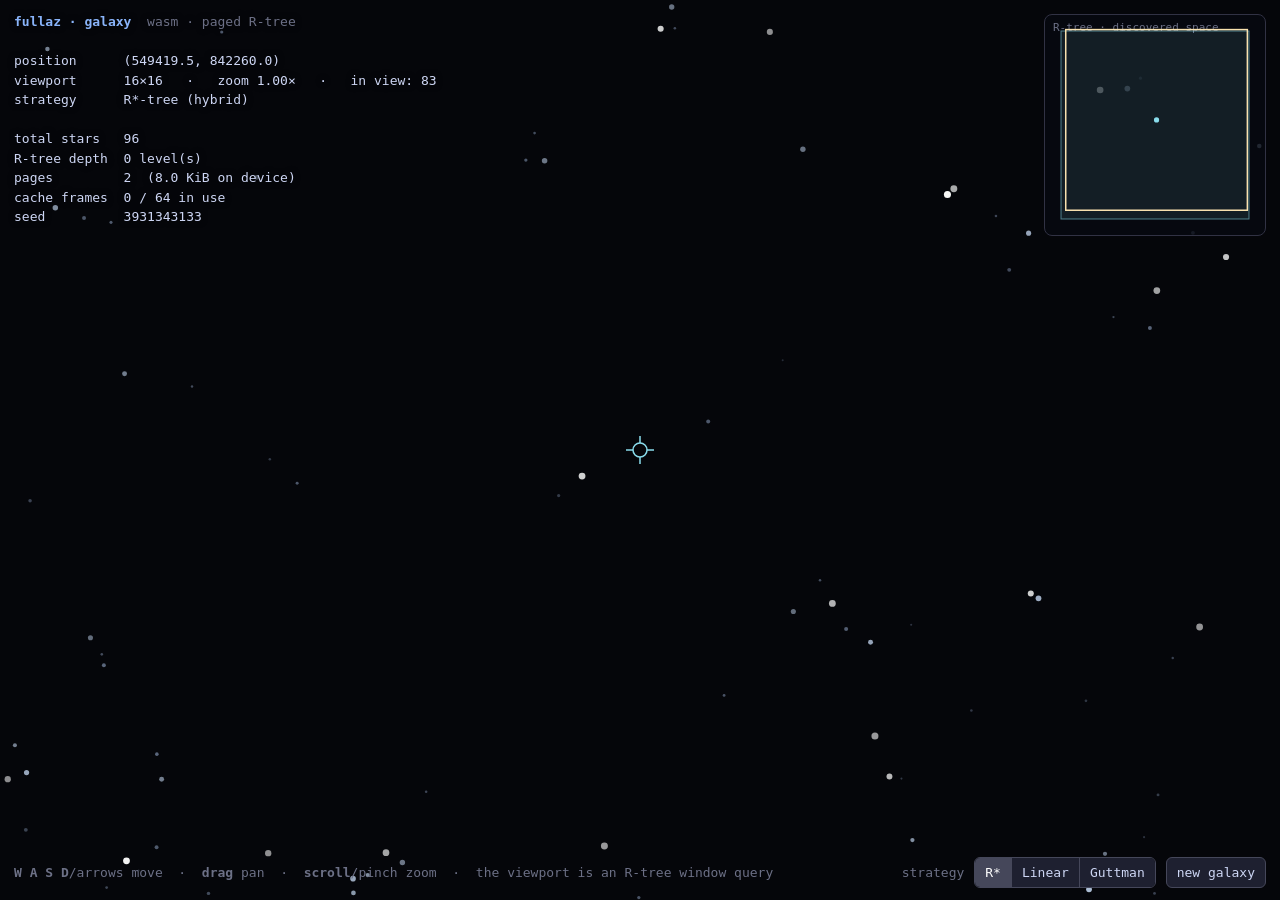
<file: galaxy/index.html>
<!doctype html>
<html lang="en">
<head>
<meta charset="utf-8" />
<meta name="viewport" content="width=device-width, initial-scale=1" />
<title>fullaz · galaxy</title>
<style>
  html, body { margin: 0; height: 100%; background: #05060a; color: #cdd6f4;
    font: 13px/1.5 ui-monospace, "Cascadia Mono", Menlo, Consolas, monospace; overflow: hidden; }
  #sky { display: block; width: 100vw; height: 100vh; cursor: grab; touch-action: none; }
  #sky.drag { cursor: grabbing; }
  #hud { position: fixed; top: 12px; left: 14px; pointer-events: none;
    text-shadow: 0 0 6px #000; white-space: pre; }
  #hud b { color: #89b4fa; }
  #bar { position: fixed; bottom: 12px; left: 14px; right: 14px; display: flex;
    gap: 10px; align-items: center; }
  #bar .spacer { flex: 1; }
  button { background: #1e2030; color: #cdd6f4; border: 1px solid #45475a;
    border-radius: 6px; padding: 5px 10px; font: inherit; cursor: pointer; }
  button:hover { border-color: #89b4fa; }
  .seg { display: inline-flex; border: 1px solid #45475a; border-radius: 6px; overflow: hidden; }
  .seg button { border: 0; border-radius: 0; padding: 5px 10px; }
  .seg button + button { border-left: 1px solid #45475a; }
  .seg button.on { background: #45475a; color: #fff; }
  .hint { color: #6c7086; }
  #map { position: fixed; top: 14px; right: 14px; width: 220px; height: 220px;
    background: rgba(8,10,18,.72); border: 1px solid #313244; border-radius: 8px; }
</style>
</head>
<body>
<canvas id="sky"></canvas>
<canvas id="map"></canvas>
<div id="hud"></div>
<div id="bar">
  <span class="hint"><b>W A S D</b>/arrows move &nbsp;·&nbsp; <b>drag</b> pan &nbsp;·&nbsp; <b>scroll</b>/pinch zoom &nbsp;·&nbsp; the viewport is an R-tree window query</span>
  <span class="spacer"></span>
  <span id="msg"></span>
  <span class="hint">strategy</span>
  <span class="seg">
    <button id="hybrid" class="on">R*</button><button id="linear">Linear</button><button id="guttman">Guttman</button>
  </span>
  <button id="new">new galaxy</button>
</div>
<script>
const canvas = document.getElementById("sky");
const ctx = canvas.getContext("2d");
const hud = document.getElementById("hud");
const msg = document.getElementById("msg");
const mapCanvas = document.getElementById("map");
const mctx = mapCanvas.getContext("2d");
// strategy: 0 = Guttman, 1 = Linear, 2 = Hybrid (R* choose+split, no reinsert).
const STRATS = ["Guttman R-tree", "Linear R-tree", "R*-tree (hybrid)"];
let wasm = null, seed = 0, dpr = 1, strat = 2;
let mapBoxes = null, mapExt = null;

function resize() {
  dpr = window.devicePixelRatio || 1;
  canvas.width = Math.floor(innerWidth * dpr);
  canvas.height = Math.floor(innerHeight * dpr);
  mapCanvas.width = Math.floor(220 * dpr);
  mapCanvas.height = Math.floor(220 * dpr);
}

// Pull the R-tree node boxes out of wasm — only changes on move / init.
function refreshMap() {
  if (!wasm) return;
  const ex = wasm.exports;
  ex.snapshotBoxes();
  const bc = ex.boxesCount();
  mapBoxes = new Float64Array(ex.memory.buffer, ex.boxesPtr(), bc * 5).slice();
  mapExt = bc > 0 ? [mapBoxes[0], mapBoxes[1], mapBoxes[2], mapBoxes[3]] : null;
}

// The minimap: the R-tree's node MBRs over the whole discovered extent, with
// the current viewport and the ship marked. Inodes = amber outlines, leaves =
// cyan; you can see the tree's (overlapping) spatial partition grow as you fly.
function drawMap() {
  const W = mapCanvas.width, H = mapCanvas.height;
  mctx.clearRect(0, 0, W, H);
  mctx.fillStyle = "#6c7086";
  mctx.font = `${11 * dpr}px ui-monospace, monospace`;
  mctx.fillText("R-tree · discovered space", 8 * dpr, 16 * dpr);
  if (!wasm || !mapBoxes || !mapExt) return;
  const ex = wasm.exports;
  const pad = 16 * dpr;
  const [x0, y0, x1, y1] = mapExt;
  const ew = Math.max(x1 - x0, 1e-9), eh = Math.max(y1 - y0, 1e-9);
  const toX = (wx) => pad + (wx - x0) / ew * (W - 2 * pad);
  const toY = (wy) => pad + (1 - (wy - y0) / eh) * (H - 2 * pad);
  const bc = mapBoxes.length / 5;
  for (let pass = 0; pass < 2; pass++) {   // inodes first, leaves on top
    for (let i = 0; i < bc; i++) {
      const isLeaf = mapBoxes[i * 5 + 4] === 0;
      if ((pass === 0) === isLeaf) continue;
      const mx = toX(mapBoxes[i * 5]), my = toY(mapBoxes[i * 5 + 3]);
      const mw = toX(mapBoxes[i * 5 + 2]) - mx, mh = toY(mapBoxes[i * 5 + 1]) - my;
      if (isLeaf) {
        mctx.fillStyle = "rgba(137,220,235,0.10)";
        mctx.strokeStyle = "rgba(137,220,235,0.55)";
        mctx.lineWidth = 1 * dpr;
        mctx.fillRect(mx, my, mw, mh);
        mctx.strokeRect(mx, my, mw, mh);
      } else {
        mctx.strokeStyle = "rgba(250,179,135,0.85)";
        mctx.lineWidth = 1.4 * dpr;
        mctx.strokeRect(mx, my, mw, mh);
      }
    }
  }
  const px = ex.playerX(), py = ex.playerY(), vw = ex.viewW(), vh = ex.viewH();
  const rx = toX(px - vw / 2), ry = toY(py + vh / 2);
  mctx.strokeStyle = "#f9e2af";
  mctx.lineWidth = 1.5 * dpr;
  mctx.strokeRect(rx, ry, toX(px + vw / 2) - rx, toY(py - vh / 2) - ry);
  mctx.fillStyle = "#89dceb";
  mctx.beginPath();
  mctx.arc(toX(px), toY(py), 2.6 * dpr, 0, 6.283);
  mctx.fill();
}
window.addEventListener("resize", () => { resize(); });

function draw(t) {
  requestAnimationFrame(draw);
  const W = canvas.width, H = canvas.height;
  ctx.fillStyle = "#05060a";
  ctx.fillRect(0, 0, W, H);
  if (!wasm) return;

  const ex = wasm.exports;
  const n = ex.starsCount();
  // Re-view memory each frame: growing the wasm heap detaches old buffers.
  const stars = new Float32Array(ex.memory.buffer, ex.starsPtr(), n * 3);

  for (let i = 0; i < n; i++) {
    const fx = stars[i * 3], fy = stars[i * 3 + 1], b = stars[i * 3 + 2];
    const x = fx * W;
    const y = (1 - fy) * H;          // world +y is up; screen y is down
    // gentle twinkle so the field feels alive
    const tw = 0.8 + 0.2 * Math.sin(t * 0.002 + i * 1.7);
    const r = (1 + b * 2.6) * dpr;
    ctx.globalAlpha = (0.35 + 0.65 * b) * tw;
    ctx.fillStyle = b > 0.75 ? "#ffffff" : b > 0.4 ? "#cfe3ff" : "#9fb4d8";
    ctx.beginPath();
    ctx.arc(x, y, r, 0, 6.283);
    ctx.fill();
  }
  ctx.globalAlpha = 1;

  // the ship, dead center
  const cx = W / 2, cy = H / 2, s = 7 * dpr;
  ctx.strokeStyle = "#89dceb";
  ctx.lineWidth = 1.5 * dpr;
  ctx.beginPath(); ctx.arc(cx, cy, s, 0, 6.283); ctx.stroke();
  ctx.beginPath();
  ctx.moveTo(cx - s * 2, cy); ctx.lineTo(cx - s, cy);
  ctx.moveTo(cx + s, cy); ctx.lineTo(cx + s * 2, cy);
  ctx.moveTo(cx, cy - s * 2); ctx.lineTo(cx, cy - s);
  ctx.moveTo(cx, cy + s); ctx.lineTo(cx, cy + s * 2);
  ctx.stroke();

  const pages = ex.blocksAllocated();
  const kib = (pages * ex.pageBytes() / 1024).toFixed(1);
  const L = (s) => s.padEnd(14);
  hud.innerHTML =
    `<b>fullaz · galaxy</b>  <span class="hint">wasm · paged R-tree</span>\n\n` +
    L("position")     + `(${ex.playerX().toFixed(1)}, ${ex.playerY().toFixed(1)})\n` +
    L("viewport")     + `${ex.viewW().toFixed(0)}×${ex.viewH().toFixed(0)}   ·   zoom ${zoom.toFixed(2)}×   ·   in view: ${n}\n` +
    L("strategy")     + `${STRATS[strat]}\n\n` +
    L("total stars")  + `${ex.totalStars()}\n` +
    L("R-tree depth") + `${ex.treeHeight()} level(s)\n` +
    L("pages")        + `${pages}  (${kib} KiB on device)\n` +
    L("cache frames") + `${ex.framesUsed()} / ${ex.framesTotal()} in use\n` +
    L("seed")         + `${seed >>> 0}`;

  drawMap();
}

const DIR = { w: 0, s: 1, d: 2, a: 3,
  arrowup: 0, arrowdown: 1, arrowright: 2, arrowleft: 3 };

window.addEventListener("keydown", (e) => {
  if (!wasm) return;
  if (e.key === "+" || e.key === "=") { e.preventDefault(); applyZoom(zoom / 1.25); return; }
  if (e.key === "-" || e.key === "_") { e.preventDefault(); applyZoom(zoom * 1.25); return; }
  const d = DIR[e.key.toLowerCase()];
  if (d === undefined) return;
  e.preventDefault();
  const created = wasm.exports.move(d);
  refreshMap();
  msg.textContent = created > 0 ? `+${created} star(s) drift into view` : "";
});

// --- drag to pan + scroll/pinch to zoom ---
let dragging = false, lastX = 0, lastY = 0, zoom = 1.0;
let pinching = false, pinchDist0 = 0, pinchZoom0 = 1;

function panPixels(ddx, ddy) {
  if (!wasm) return;
  const ex = wasm.exports;
  // grab-the-sky feel: content follows the pointer, so the camera moves opposite
  // (and screen-y is flipped vs world-y).
  const dx = -ddx * (ex.viewW() / innerWidth);
  const dy =  ddy * (ex.viewH() / innerHeight);
  if (ex.panBy(dx, dy) > 0) refreshMap();
}

canvas.addEventListener("mousedown", (e) => {
  dragging = true; lastX = e.clientX; lastY = e.clientY; canvas.classList.add("drag");
});
window.addEventListener("mousemove", (e) => {
  if (!dragging) return;
  panPixels(e.clientX - lastX, e.clientY - lastY);
  lastX = e.clientX; lastY = e.clientY;
});
window.addEventListener("mouseup", () => { dragging = false; canvas.classList.remove("drag"); });

function applyZoom(z) {
  if (!wasm) return;
  zoom = Math.min(4, Math.max(0.25, z));
  if (wasm.exports.setZoom(zoom) > 0) refreshMap();
}
canvas.addEventListener("wheel", (e) => {
  if (!wasm) return;
  e.preventDefault();
  applyZoom(zoom * (e.deltaY < 0 ? 1 / 1.15 : 1.15));   // wheel up = zoom in
}, { passive: false });

function touchDist(e) {
  const a = e.touches[0], b = e.touches[1];
  return Math.hypot(a.clientX - b.clientX, a.clientY - b.clientY);
}
canvas.addEventListener("touchstart", (e) => {
  if (e.touches.length === 1) {
    dragging = true; pinching = false;
    lastX = e.touches[0].clientX; lastY = e.touches[0].clientY;
  } else if (e.touches.length === 2) {
    pinching = true; dragging = false;
    pinchDist0 = touchDist(e); pinchZoom0 = zoom;
  }
  e.preventDefault();
}, { passive: false });
window.addEventListener("touchmove", (e) => {
  if (!wasm) return;
  if (pinching && e.touches.length === 2) {
    const d = touchDist(e);
    if (d > 0) applyZoom(pinchZoom0 * (pinchDist0 / d));   // spread fingers = zoom in
    e.preventDefault();
  } else if (dragging && e.touches.length === 1) {
    panPixels(e.touches[0].clientX - lastX, e.touches[0].clientY - lastY);
    lastX = e.touches[0].clientX; lastY = e.touches[0].clientY;
    e.preventDefault();
  }
}, { passive: false });
window.addEventListener("touchend", (e) => {
  if (e.touches.length === 0) { dragging = false; pinching = false; }
  else if (e.touches.length === 1) {
    pinching = false; dragging = true;
    lastX = e.touches[0].clientX; lastY = e.touches[0].clientY;
  }
});

function newGalaxy() {
  if (!wasm) return;
  seed = (Math.random() * 4294967296) >>> 0;
  wasm.exports.init(seed, strat);
  zoom = 1.0;
  refreshMap();
  msg.textContent = "";
}
document.getElementById("new").addEventListener("click", newGalaxy);

// Rebuild the world under a different insertion strategy on the SAME seed — same
// stars, different tree, so the minimap shows how each strategy partitions the
// identical star field.
const STRAT_BTNS = { 0: "guttman", 1: "linear", 2: "hybrid" };
function setStrategy(s) {
  strat = s;
  for (const [k, id] of Object.entries(STRAT_BTNS)) {
    document.getElementById(id).classList.toggle("on", Number(k) === s);
  }
  if (!wasm) return;
  wasm.exports.init(seed, strat);
  zoom = 1.0;
  refreshMap();
  msg.textContent = STRATS[s];
}
document.getElementById("hybrid").addEventListener("click", () => setStrategy(2));
document.getElementById("linear").addEventListener("click", () => setStrategy(1));
document.getElementById("guttman").addEventListener("click", () => setStrategy(0));

async function boot() {
  resize();
  requestAnimationFrame(draw);
  const bytes = await (await fetch("galaxy.wasm")).arrayBuffer();
  const { instance } = await WebAssembly.instantiate(bytes, {});
  wasm = instance;
  newGalaxy();
}
boot();
</script>
</body>
</html>
</file>
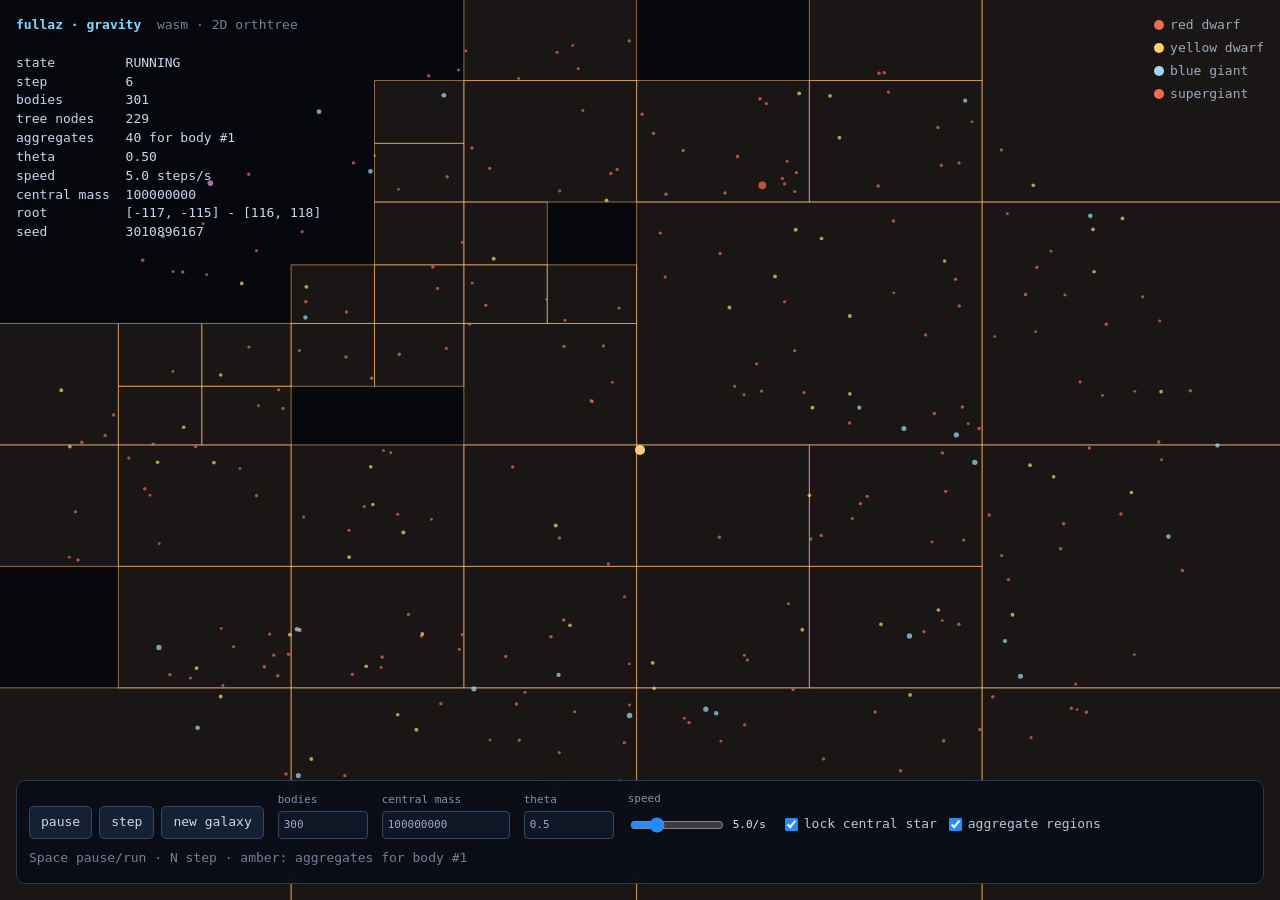
<file: gravity/index.html>
<!doctype html>
<html lang="en">
<head>
<meta charset="utf-8">
<meta name="viewport" content="width=device-width, initial-scale=1">
<title>fullaz · gravity</title>
<style>
  html, body { margin: 0; height: 100%; overflow: hidden; background: #06080e; color: #c9d7ed;
    font: 13px/1.45 ui-monospace, "Cascadia Mono", Consolas, monospace; }
  canvas { display: block; width: 100vw; height: 100vh; }
  #hud { position: fixed; inset: 16px auto auto 16px; white-space: pre; pointer-events: none; text-shadow: 0 2px 8px #000; }
  #hud b { color: #83d8ff; }
  #controls { position: fixed; inset: auto 16px 16px 16px; display: flex; flex-wrap: wrap; align-items: flex-end; gap: 10px 14px;
    padding: 10px 12px; background: rgba(8, 13, 23, .88); border: 1px solid #263a55; border-radius: 9px; backdrop-filter: blur(8px); }
  button, input { color: inherit; font: inherit; }
  button { background: #162033; border: 1px solid #314866; border-radius: 5px; padding: 6px 11px; cursor: pointer; }
  button:hover { border-color: #83d8ff; }
  input:not([type="checkbox"]):not([type="range"]) { width: 78px; background: #0f1726; border: 1px solid #314866; border-radius: 4px; padding: 5px; }
  #central-mass { width: 116px; }
  .actions { display: flex; gap: 7px; }
  .field { display: grid; gap: 3px; color: #9aabc2; font-size: 11px; white-space: nowrap; }
  .field > span { color: #7f94b0; }
  .speed-row { display: flex; align-items: center; gap: 7px; height: 29px; }
  #speed { width: 94px; accent-color: #248cff; }
  output { min-width: 38px; color: #dbeafe; }
  .toggles { display: flex; gap: 12px; padding: 6px 0 5px; color: #b8c8dc; white-space: nowrap; }
  .toggles label { display: flex; align-items: center; gap: 6px; }
  .toggles input { margin: 0; accent-color: #248cff; }
  .hint { flex: 1 1 240px; min-width: 180px; padding-bottom: 5px; color: #72819a; }
  #legend { position: fixed; inset: 16px 16px auto auto; display: grid; gap: 4px; color: #9aabc2; }
  .star { display: inline-block; width: 10px; height: 10px; margin-right: 6px; border-radius: 50%; vertical-align: -1px; }
  @media (max-width: 900px) {
    #controls { inset: auto 8px 8px 8px; gap: 8px 10px; }
    .hint { display: none; }
    #legend { display: none; }
  }
</style>
</head>
<body>
<canvas id="space"></canvas>
<div id="hud"></div>
<div id="legend">
  <span><i class="star" style="background:#e76f51"></i>red dwarf</span>
  <span><i class="star" style="background:#ffd166"></i>yellow dwarf</span>
  <span><i class="star" style="background:#9dd9f3"></i>blue giant</span>
  <span><i class="star" style="background:#ff6b4a"></i>supergiant</span>
</div>
<div id="controls">
  <div class="actions"><button id="toggle">pause</button><button id="step">step</button><button id="reset">new galaxy</button></div>
  <label class="field"><span>bodies</span><input id="bodies" type="number" min="1" max="3000" value="300"></label>
  <label class="field"><span>central mass</span><input id="central-mass" type="number" min="1" step="1000000" value="100000000"></label>
  <label class="field"><span>theta</span><input id="theta" type="number" min="0.01" step="0.05" value="0.5"></label>
  <label class="field"><span>speed</span><span class="speed-row"><input id="speed" type="range" min="0" max="20" step="0.5" value="5"><output id="speed-value">5.0/s</output></span></label>
  <div class="toggles">
    <label><input id="lock-camera" type="checkbox" checked> lock central star</label>
    <label><input id="regions" type="checkbox" checked> aggregate regions</label>
  </div>
  <span class="hint">Space pause/run · N step · amber: aggregates for body #1</span>
</div>
<script>
const canvas = document.querySelector("canvas"), ctx = canvas.getContext("2d"), hud = document.querySelector("#hud");
const toggle = document.querySelector("#toggle"), bodiesInput = document.querySelector("#bodies"), thetaInput = document.querySelector("#theta");
const centralMassInput = document.querySelector("#central-mass");
const speedInput = document.querySelector("#speed"), speedValue = document.querySelector("#speed-value"), regionsInput = document.querySelector("#regions");
const lockCameraInput = document.querySelector("#lock-camera");
let wasm, running = true, seed = 42, last = 0, accumulator = 0, dpr = 1, failure = "";

function speed() { return Number(speedInput.value); }
function updateSpeedLabel() { speedValue.value = `${speed().toFixed(1)}/s`; }

function resize() {
  dpr = devicePixelRatio || 1;
  canvas.width = innerWidth * dpr;
  canvas.height = innerHeight * dpr;
}
addEventListener("resize", resize);

function reset() {
  seed = (Math.random() * 4294967296) >>> 0;
  const count = Math.min(3000, Math.max(1, Number(bodiesInput.value) || 300));
  const centralMass = Math.max(1, Number(centralMassInput.value) || 100000000);
  try {
    wasm.exports.init(seed, count, centralMass);
    wasm.exports.setTheta(Math.max(0.01, Number(thetaInput.value) || 0.5));
    wasm.exports.setCameraLocked(lockCameraInput.checked);
    failure = "";
    accumulator = 0;
    setRunning(true);
  } catch (error) {
    failure = `WASM reset failed: ${error}`;
    setRunning(false);
  }
}

function advance(count) {
  try {
    wasm.exports.advance(count);
  } catch (error) {
    failure = `WASM step failed: ${error}`;
    setRunning(false);
  }
}

function draw(now) {
  requestAnimationFrame(draw);
  if (!wasm) return;
  const dt = Math.min(now - last, 100); last = now;
  if (running) {
    accumulator += dt;
    const stepIntervalMs = speed() > 0 ? 1000 / speed() : Infinity;
    const count = Math.min(1, Math.floor(accumulator / stepIntervalMs));
    if (count) { advance(count); accumulator -= count * stepIntervalMs; }
  }

  const W = canvas.width, H = canvas.height;
  ctx.fillStyle = "#06080e"; ctx.fillRect(0, 0, W, H);
  const ex = wasm.exports, count = ex.particlesCount();
  if (regionsInput.checked) {
    const regions = new Float32Array(ex.memory.buffer, ex.regionsPtr(), ex.regionsCount() * 4);
    ctx.fillStyle = "rgba(255, 184, 108, 0.08)";
    ctx.strokeStyle = "rgba(255, 184, 108, 0.55)";
    ctx.lineWidth = dpr;
    for (let i = 0; i < regions.length; i += 4) {
      const x = regions[i] * W, y = (1 - regions[i + 3]) * H;
      const width = (regions[i + 2] - regions[i]) * W;
      const height = (regions[i + 3] - regions[i + 1]) * H;
      ctx.fillRect(x, y, width, height);
      ctx.strokeRect(x, y, width, height);
    }
  }
  const p = new Float32Array(ex.memory.buffer, ex.particlesPtr(), count * 4);
  for (let i = 0; i < count; i++) {
    const x = p[i * 4] * W, y = (1 - p[i * 4 + 1]) * H;
    const mass = p[i * 4 + 2];
    const central = p[i * 4 + 3] === 1;
    const target = p[i * 4 + 3] === 2;
    ctx.fillStyle = central ? "#ffce7a" : target ? "#f5a9e6" : mass < .9 ? "#e76f51" : mass < 1.2 ? "#ffd166" : mass < 2.3 ? "#9dd9f3" : "#ff6b4a";
    ctx.globalAlpha = central ? 1 : .72;
    const radius = central ? 5.0 * dpr : (1.05 + mass * 0.80 + (target ? 0.9 : 0)) * dpr;
    ctx.beginPath(); ctx.arc(x, y, radius, 0, Math.PI * 2); ctx.fill();
  }
  ctx.globalAlpha = 1;
  hud.innerHTML = `<b>fullaz · gravity</b>  <span style="color:#72819a">wasm · 2D orthtree</span>\n\n` +
    `state         ${running ? "RUNNING" : "PAUSED"}\n` +
    `step          ${ex.stepCount()}\n` +
    `bodies        ${ex.bodyCount()}\n` +
    `tree nodes    ${ex.nodeCount()}\n` +
    `aggregates    ${ex.regionsCount()} for body #1\n` +
    `theta         ${Number(thetaInput.value).toFixed(2)}\n` +
    `speed         ${speed().toFixed(1)} steps/s\n` +
    `central mass  ${centralMassInput.value}\n` +
    `root          [${ex.rootLowX().toFixed(0)}, ${ex.rootLowY().toFixed(0)}] - [${ex.rootHighX().toFixed(0)}, ${ex.rootHighY().toFixed(0)}]\n` +
    `seed          ${seed}` + (failure ? `\nerror         ${failure}` : "");
}

function setRunning(value) { running = value; toggle.textContent = running ? "pause" : "run"; }
toggle.onclick = () => setRunning(!running);
document.querySelector("#step").onclick = () => advance(1);
document.querySelector("#reset").onclick = reset;
thetaInput.onchange = () => wasm.exports.setTheta(Math.max(.01, Number(thetaInput.value) || .5));
speedInput.oninput = updateSpeedLabel;
lockCameraInput.onchange = () => wasm.exports.setCameraLocked(lockCameraInput.checked);
addEventListener("keydown", event => {
  if (event.key === " ") { event.preventDefault(); setRunning(!running); }
  if (event.key.toLowerCase() === "n") advance(1);
});

(async () => {
  resize();
  const bytes = await (await fetch("gravity.wasm")).arrayBuffer();
  wasm = (await WebAssembly.instantiate(bytes, {})).instance;
  reset();
  requestAnimationFrame(time => { last = time; draw(time); });
})();
</script>
</body>
</html>
</file>
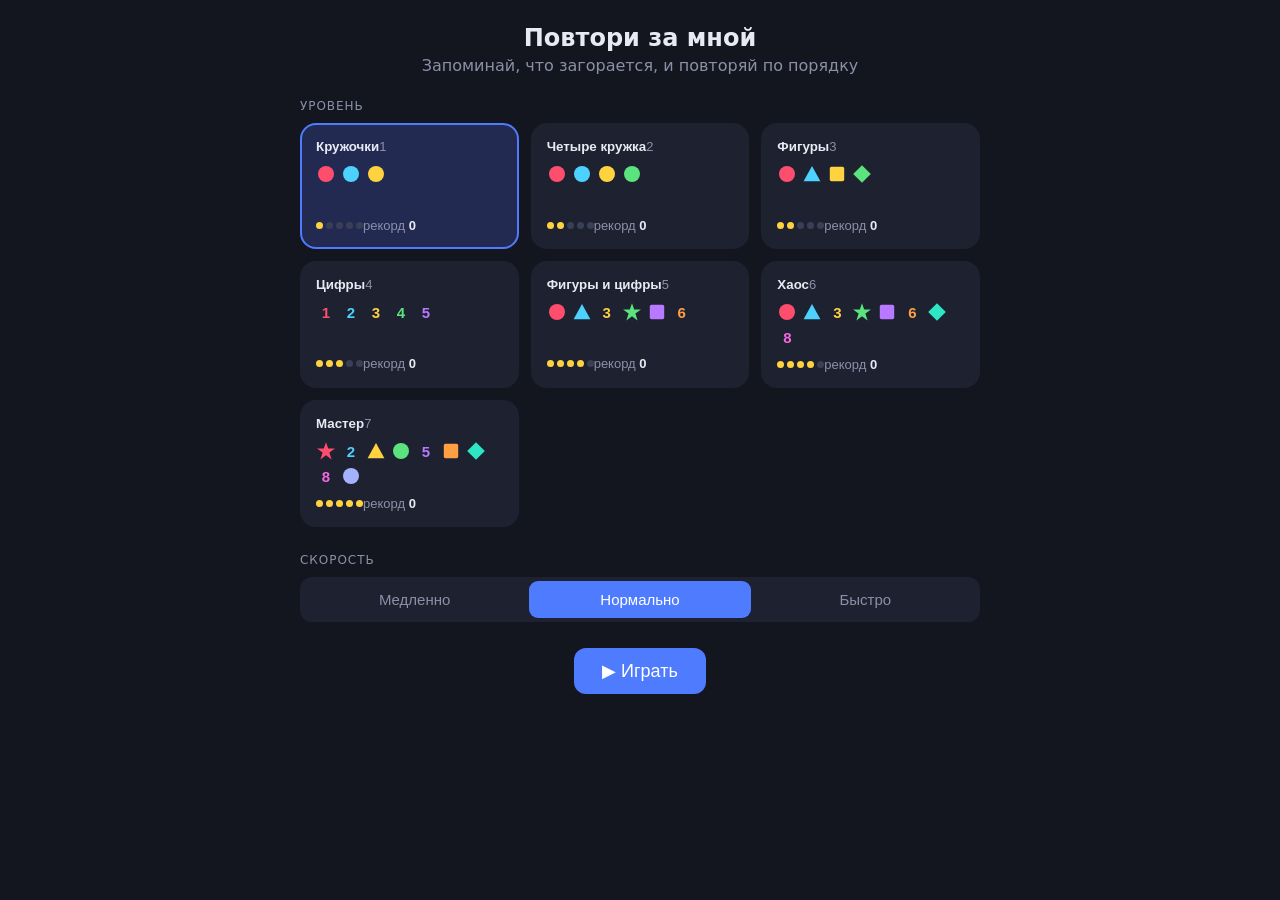
<file: mem-push/index.html>
<!doctype html>
<html lang="ru">
<head>
<meta charset="utf-8">
<meta name="viewport" content="width=device-width, initial-scale=1">
<title>Повтори за мной</title>
<style>
  :root { --bg:#14161f; --panel:#1e2130; --text:#e8eaf3; --dim:#8b90a8; }
  * { box-sizing: border-box; }
  body { margin:0; min-height:100vh; background:var(--bg); color:var(--text);
         font-family:system-ui,sans-serif; display:flex; flex-direction:column; align-items:center; padding:16px; }
  h1 { margin:8px 0 4px; font-size:24px; }
  #info { display:flex; gap:20px; color:var(--dim); margin-bottom:8px; flex-wrap:wrap; justify-content:center; }
  #info b { color:var(--text); }
  #status { height:28px; font-size:18px; margin:6px 0 14px; text-align:center; }
  #board { display:grid; gap:14px; justify-content:center; }
  .btn { width:96px; height:96px; border-radius:20px; border:3px solid transparent; background:var(--panel);
         cursor:pointer; display:flex; align-items:center; justify-content:center; padding:0;
         transition:transform .12s, filter .12s, background .12s, box-shadow .12s; opacity:.55; }
  .btn svg { width:70%; height:70%; }
  .btn.num { font-size:44px; font-weight:700; }
  .btn .shape { fill:var(--c); }
  .btn.num { color:var(--c); }
  .btn.lit { opacity:1; transform:scale(1.1); background:var(--c); box-shadow:0 0 30px var(--c); }
  .btn.lit .shape { fill:#fff; }
  .btn.lit.num { color:#fff; }
  .btn.wrong { background:#ff3b4a; opacity:1; }
  #board.locked .btn { cursor:default; }
  #board.input .btn { opacity:.9; }
  #board.input .btn:hover { filter:brightness(1.25); }
  #board.shuffle .btn { transform:scale(.6) rotate(20deg); opacity:.2; }
  button.main { margin-top:22px; padding:12px 28px; font-size:18px; border:0; border-radius:12px;
                background:#4f7cff; color:#fff; cursor:pointer; }
  button.main:hover { filter:brightness(1.15); }
  #hint { color:var(--dim); font-size:13px; margin-top:14px; text-align:center; max-width:420px; }
  .screen { width:100%; max-width:680px; display:flex; flex-direction:column; align-items:center; }
  .screen[hidden] { display:none; }
  .sub { color:var(--dim); margin:0 0 20px; }
  .section { align-self:flex-start; font-size:12px; letter-spacing:.08em; text-transform:uppercase;
             color:var(--dim); margin:4px 0 10px; }
  #levels { width:100%; display:grid; grid-template-columns:repeat(auto-fill,minmax(190px,1fr)); gap:12px; margin-bottom:22px; }
  .card { background:var(--panel); border:2px solid transparent; border-radius:16px; padding:14px;
          color:var(--text); text-align:left; cursor:pointer; display:flex; flex-direction:column; gap:10px;
          transition:transform .12s, border-color .12s, background .12s; }
  .card:hover { transform:translateY(-2px); background:#252a40; }
  .card.sel { border-color:#4f7cff; background:#222a52; }
  .card .top { display:flex; justify-content:space-between; align-items:center; }
  .card .name { font-weight:600; }
  .card .num-badge { color:var(--dim); font-size:13px; }
  .preview { display:flex; flex-wrap:wrap; gap:5px; min-height:44px; align-content:flex-start; }
  .mini { width:20px; height:20px; display:flex; align-items:center; justify-content:center;
          font-size:15px; font-weight:700; color:var(--c); }
  .mini svg { width:100%; height:100%; }
  .mini .shape { fill:var(--c); }
  .card .bottom { display:flex; justify-content:space-between; align-items:center; font-size:13px; color:var(--dim); }
  .dots { display:flex; gap:3px; }
  .dots i { width:7px; height:7px; border-radius:50%; background:#3a3f58; }
  .dots i.on { background:#ffd23f; }
  .card .rec b { color:var(--text); }
  .seg { display:flex; background:var(--panel); border-radius:12px; padding:4px; gap:4px; margin-bottom:26px; width:100%; }
  .seg button { flex:1; border:0; background:transparent; color:var(--dim); padding:10px 8px; border-radius:9px;
                cursor:pointer; font-size:15px; }
  .seg button.sel { background:#4f7cff; color:#fff; }
  .seg button:not(.sel):hover { color:var(--text); }
  #bar { width:100%; display:flex; align-items:center; justify-content:space-between; gap:12px; margin-bottom:6px; }
  .back { background:var(--panel); border:0; color:var(--text); padding:8px 14px; border-radius:10px; cursor:pointer; font-size:14px; }
  .back:hover { filter:brightness(1.25); }
  #bar .stats { display:flex; gap:16px; color:var(--dim); font-size:14px; }
  #bar .stats b { color:var(--text); }
  #after { display:flex; gap:10px; }
  button.main.alt { background:var(--panel); }
  @media (max-width:520px){ .btn{ width:80px; height:80px; } }
</style>
</head>
<body>
  <section class="screen" id="menuScreen">
    <h1>Повтори за мной</h1>
    <p class="sub">Запоминай, что загорается, и повторяй по порядку</p>
    <div class="section">Уровень</div>
    <div id="levels"></div>
    <div class="section">Скорость</div>
    <div class="seg" id="speeds"></div>
    <button class="main" id="play" style="margin-top:0">▶ Играть</button>
  </section>

  <section class="screen" id="gameScreen" hidden>
    <div id="bar">
      <button class="back" id="back">← Меню</button>
      <div class="stats">
        <span><b id="lvl">1</b></span>
        <span>Раунд <b id="step">0</b></span>
        <span>Рекорд <b id="best">0</b></span>
      </div>
    </div>
    <div id="status"></div>
    <div id="board" class="locked"></div>
    <div id="after" hidden>
      <button class="main" id="again">Ещё раз</button>
      <button class="main alt" id="toMenu">В меню</button>
    </div>
    <div id="hint">Можно жать клавиши 1–9</div>
  </section>

<script>
// ---------- Конфигурация уровней ----------
// buttons: набор кнопок (shape: circle|triangle|square|diamond|star|number)
// target: длина последовательности, которую нужно повторить, чтобы пройти уровень
// flash: сколько мс горит кнопка, gap: пауза между кнопками
// shuffle: перемешивать расположение кнопок каждый раунд
const C = ['#ff4d6d','#4dd2ff','#ffd23f','#5be37d','#b779ff','#ff9f43','#2ee6c5','#f368e0','#a3b1ff'];
const mk = (shapes) => shapes.map((s,i)=>({ shape:s, color:C[i%C.length], label:i+1 }));
const LEVELS = [
  { name:'Кружочки',        buttons: mk(['circle','circle','circle']),                                  target:4,  flash:700, gap:300, cols:3 },
  { name:'Четыре кружка',   buttons: mk(['circle','circle','circle','circle']),                         target:5,  flash:600, gap:260, cols:2 },
  { name:'Фигуры',          buttons: mk(['circle','triangle','square','diamond']),                      target:6,  flash:550, gap:230, cols:2 },
  { name:'Цифры',           buttons: mk(['number','number','number','number','number']),               target:6,  flash:500, gap:220, cols:3 },
  { name:'Фигуры и цифры',  buttons: mk(['circle','triangle','number','star','square','number']),      target:7,  flash:420, gap:200, cols:3 },
  { name:'Хаос',            buttons: mk(['circle','triangle','number','star','square','number','diamond','number']), target:8, flash:360, gap:170, cols:4, shuffle:true },
  { name:'Мастер',          buttons: mk(['star','number','triangle','circle','number','square','diamond','number','circle']), target:10, flash:300, gap:140, cols:3, shuffle:true },
];

// ---------- Звук ----------
let actx;
function tone(freq, ms, type='sine') {
  try {
    actx = actx || new (window.AudioContext || window.webkitAudioContext)();
    const o = actx.createOscillator(), g = actx.createGain();
    o.type = type; o.frequency.value = freq;
    g.gain.setValueAtTime(.18, actx.currentTime);
    g.gain.exponentialRampToValueAtTime(.001, actx.currentTime + ms/1000);
    o.connect(g).connect(actx.destination); o.start(); o.stop(actx.currentTime + ms/1000);
  } catch(e) {}
}
const freqOf = i => 262 * Math.pow(2, [0,2,4,5,7,9,11,12,14][i % 9] / 12);

// ---------- Отрисовка ----------
const SHAPES = {
  circle:   '<circle cx="50" cy="50" r="40" class="shape"/>',
  triangle: '<polygon points="50,10 92,86 8,86" class="shape"/>',
  square:   '<rect x="14" y="14" width="72" height="72" rx="8" class="shape"/>',
  diamond:  '<polygon points="50,6 94,50 50,94 6,50" class="shape"/>',
  star:     '<polygon points="50,6 61,38 95,38 67,58 78,92 50,71 22,92 33,58 5,38 39,38" class="shape"/>',
};
const $ = id => document.getElementById(id);
const board = $('board'), statusEl = $('status');
const sleep = ms => new Promise(r => setTimeout(r, ms));

let level = 0, seq = [], pos = 0, busy = false, running = false, token = 0;
const SPEEDS = [ { name:'Медленно', k:1.5 }, { name:'Нормально', k:1 }, { name:'Быстро', k:.65 } ];
let speed = 1;
let records = {};
try { records = JSON.parse(localStorage.getItem('simon-records') || '{}'); } catch(e) {}
const rec = i => records[i] || 0;

function renderMenu() {
  $('levels').innerHTML = '';
  LEVELS.forEach((L, i) => {
    const hard = 1 + Math.round(i / (LEVELS.length - 1) * 4);
    const mini = L.buttons.map(b => `<span class="mini" style="--c:${b.color}">` +
      (b.shape === 'number' ? b.label : `<svg viewBox="0 0 100 100">${SHAPES[b.shape]}</svg>`) + '</span>').join('');
    const dots = [1,2,3,4,5].map(n => `<i class="${n <= hard ? 'on' : ''}"></i>`).join('');
    const c = document.createElement('button');
    c.className = 'card' + (i === level ? ' sel' : '');
    c.innerHTML = `<div class="top"><span class="name">${L.name}</span><span class="num-badge">${i + 1}</span></div>` +
      `<div class="preview">${mini}</div>` +
      `<div class="bottom"><span class="dots">${dots}</span><span class="rec">рекорд <b>${rec(i)}</b></span></div>`;
    c.onclick = () => { level = i; renderMenu(); };
    $('levels').appendChild(c);
  });
  $('speeds').innerHTML = '';
  SPEEDS.forEach((S, i) => {
    const b = document.createElement('button');
    b.className = i === speed ? 'sel' : '';
    b.textContent = S.name;
    b.onclick = () => { speed = i; renderMenu(); };
    $('speeds').appendChild(b);
  });
}

function showScreen(game) {
  $('menuScreen').hidden = game;
  $('gameScreen').hidden = !game;
}
function toMenu() {
  token++; running = false; busy = false;
  renderMenu(); showScreen(false);
}

function buildBoard() {
  const L = LEVELS[level];
  board.innerHTML = '';
  board.style.gridTemplateColumns = `repeat(${L.cols}, auto)`;
  L.buttons.forEach((b, i) => {
    const el = document.createElement('button');
    el.className = 'btn' + (b.shape === 'number' ? ' num' : '');
    el.style.setProperty('--c', b.color);
    el.dataset.i = i;
    el.innerHTML = b.shape === 'number' ? b.label : `<svg viewBox="0 0 100 100">${SHAPES[b.shape]}</svg>`;
    el.addEventListener('click', () => press(i));
    board.appendChild(el);
  });
  $('lvl').textContent = `${level + 1}. ${L.name}`;
  $('step').textContent = 0;
  $('best').textContent = rec(level);
}
const btnEl = i => board.querySelector(`[data-i="${i}"]`);

async function flash(i, ms) {
  const el = btnEl(i);
  el.classList.add('lit'); tone(freqOf(i), ms);
  await sleep(ms);
  el.classList.remove('lit');
}

async function shuffleBoard() {
  board.classList.add('shuffle'); await sleep(250);
  const els = [...board.children];
  for (let i = els.length - 1; i > 0; i--) { const j = Math.random() * (i + 1) | 0; [els[i], els[j]] = [els[j], els[i]]; }
  els.forEach(e => board.appendChild(e));
  board.classList.remove('shuffle'); await sleep(300);
}

// ---------- Игровой цикл ----------
async function playSequence() {
  const L = LEVELS[level], my = token;
  busy = true; board.className = 'locked';
  statusEl.textContent = 'Смотри внимательно…';
  if (L.shuffle) await shuffleBoard();
  await sleep(400);
  for (const i of seq) {
    if (my !== token) return;
    const k = SPEEDS[speed].k;
    await flash(i, L.flash * k); await sleep(L.gap * k);
  }
  if (my !== token) return;
  pos = 0; busy = false; board.className = 'input';
  statusEl.textContent = 'Твоя очередь!';
}

function nextRound() {
  const L = LEVELS[level];
  seq.push(Math.random() * L.buttons.length | 0);
  $('step').textContent = seq.length;
  return playSequence();
}

async function press(i) {
  if (!running || busy) return;
  const my = token;
  if (seq[pos] !== i) return fail(i);
  busy = true; await flash(i, 200); busy = false;
  if (my !== token) return;
  pos++;
  if (pos < seq.length) return;
  // раунд пройден
  if (seq.length > rec(level)) {
    records[level] = seq.length;
    try { localStorage.setItem('simon-records', JSON.stringify(records)); } catch(e) {}
    $('best').textContent = seq.length;
  }
  busy = true; board.className = 'locked';
  statusEl.textContent = 'Верно!'; await sleep(700);
  if (my === token) nextRound();
}

async function fail(i) {
  const my = ++token; running = false; busy = true; board.className = 'locked';
  btnEl(i).classList.add('wrong'); tone(110, 500, 'sawtooth');
  statusEl.textContent = `Ошибка! Пройдено раундов: ${seq.length - 1}.`;
  await sleep(600);
  btnEl(i).classList.remove('wrong');
  // подсветим, как надо было
  await flash(seq[pos], 500);
  if (my === token) $('after').hidden = false;
}

function start() {
  token++; seq = []; running = true;
  $('after').hidden = true; showScreen(true);
  buildBoard(); nextRound();
}

$('play').addEventListener('click', start);
$('again').addEventListener('click', start);
$('back').addEventListener('click', toMenu);
$('toMenu').addEventListener('click', toMenu);
document.addEventListener('keydown', e => {
  const n = parseInt(e.key, 10);
  if (n >= 1 && running && !busy) {
    // клавиша n -> n-я кнопка в текущем визуальном порядке
    const el = board.children[n - 1];
    if (el) press(+el.dataset.i);
  }
});
renderMenu();
</script>
</body>
</html>
</file>
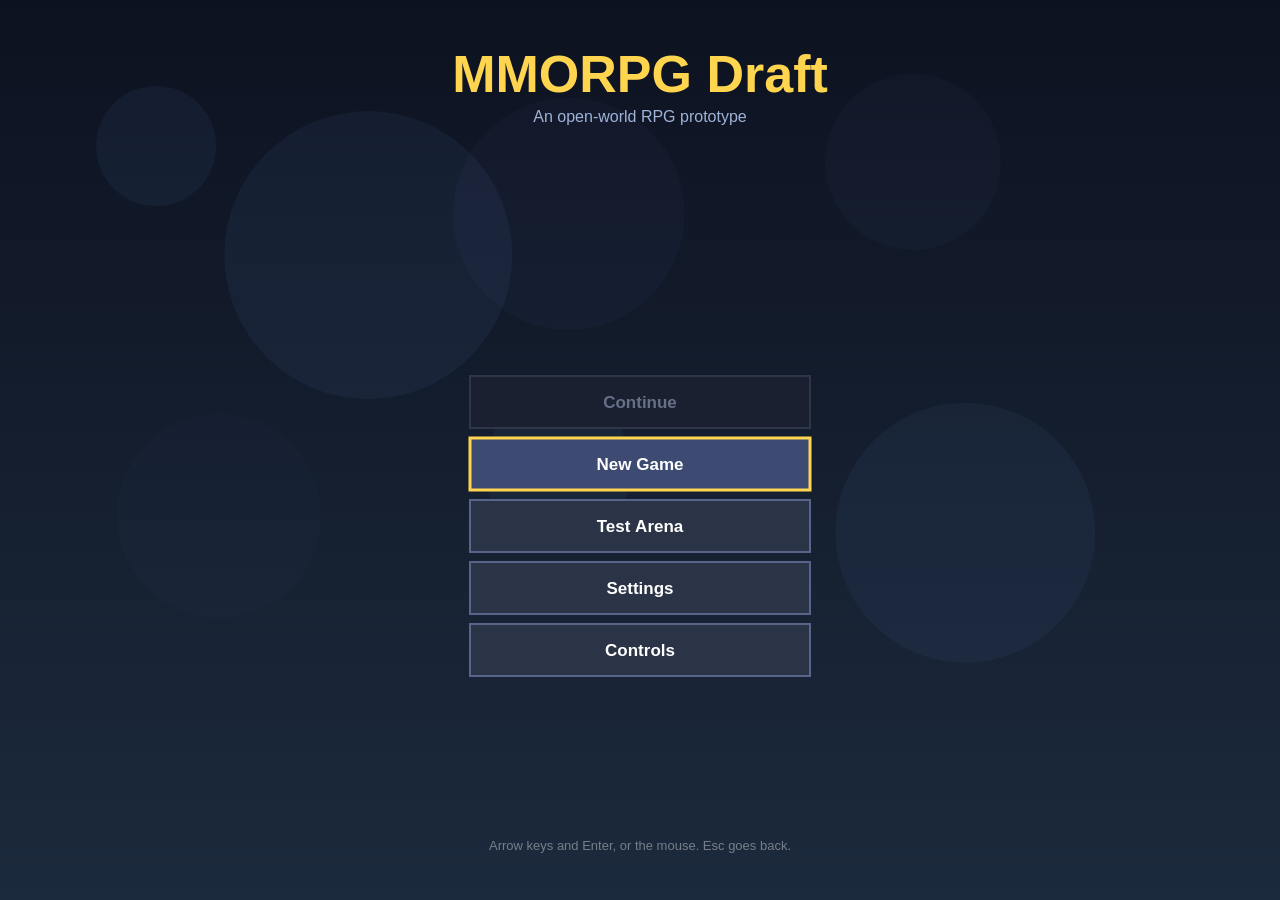
<file: mmorpg/index.html>
<!doctype html>
<html lang="en">
<head>
<meta charset="utf-8">
<meta name="robots" content="noindex, nofollow">
<meta name="viewport" content="width=device-width, initial-scale=1, maximum-scale=1, user-scalable=no, viewport-fit=cover">
<meta name="mobile-web-app-capable" content="yes">
<meta name="apple-mobile-web-app-capable" content="yes">
<meta name="theme-color" content="#111111">
<title>MMORPG Draft</title>
<style>
  html, body {
    margin: 0; height: 100%; background: #111; overflow: hidden;
    overscroll-behavior: none; touch-action: none;
    user-select: none; -webkit-user-select: none; -webkit-touch-callout: none;
    -webkit-tap-highlight-color: transparent;
  }
  canvas { display: block; width: 100vw; height: 100dvh; cursor: crosshair; touch-action: none; }
</style>
</head>
<body>
<canvas id="game"></canvas>
<script type="module" src="src/main.js"></script>
</body>
</html>
</file>
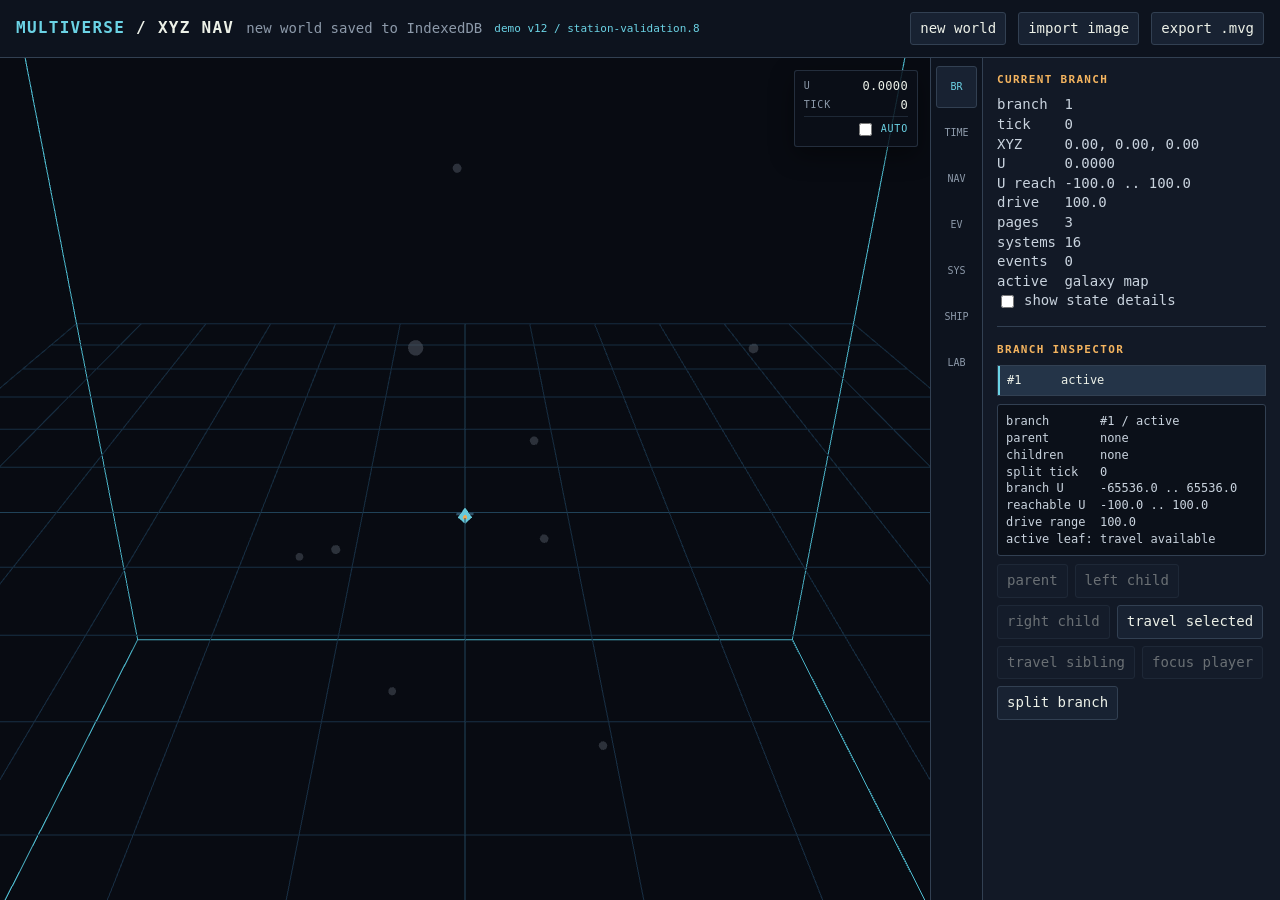
<file: multiverse/index.html>
<!doctype html>
<html lang="en">
<head>
  <meta charset="utf-8">
  <meta name="viewport" content="width=device-width, initial-scale=1, viewport-fit=cover">
  <meta name="theme-color" content="#080b12">
  <title>Multiverse Game</title>
  <script type="module" crossorigin src="./assets/index-DBVegbTW.js"></script>
  <link rel="stylesheet" crossorigin href="./assets/index-BG5VjOkw.css">
</head>
<body>
  <header>
    <h1><b>MULTIVERSE</b> / XYZ NAV</h1>
    <span id="status" role="status">loading WASM...</span><span id="demo-build" aria-label="Loaded demo build">WASM pending</span><span class="spacer"></span>
    <button id="new" class="warn">new world</button>
    <label class="file">import image<input id="import" type="file" accept="application/octet-stream,.mvg"></label>
    <button id="download">export .mvg</button>
  </header>
  <main>
    <div id="space-wrap">
      <canvas id="space" aria-label="Multiverse Canvas view"></canvas>
      <div id="state-panel" class="state-panel" hidden></div>
      <div id="world-hud" class="world-hud" aria-label="World clock">
        <span>U</span><strong id="hud-u">0.0000</strong>
        <span>TICK</span><strong id="hud-tick">0</strong>
        <label><input id="auto-ticks" type="checkbox"> AUTO</label>
      </div>
      <div id="mobile-flight" aria-label="Touch flight controls">
        <button data-flight="thrust">thrust</button><button data-flight="brake">brake</button><button data-flight="boost">boost</button>
        <button data-flight="up">up</button><button data-flight="down">down</button>
      </div>
    </div>
    <aside>
      <nav class="panel-tabs" aria-label="Control sections" role="tablist">
        <button class="panel-tab active" data-panel="branches" role="tab" aria-selected="true">BR</button>
        <button class="panel-tab" data-panel="time" role="tab" aria-selected="false">TIME</button>
        <button class="panel-tab" data-panel="navigation" role="tab" aria-selected="false">NAV</button>
        <button class="panel-tab" data-panel="events" role="tab" aria-selected="false">EV</button>
         <button class="panel-tab" data-panel="system" role="tab" aria-selected="false">SYS</button>
         <button class="panel-tab" data-panel="ship" role="tab" aria-selected="false">SHIP</button>
         <button class="panel-tab" data-panel="lab" role="tab" aria-selected="false">LAB</button>
      </nav>
      <div class="panel-content">
        <section class="panel-view" data-panel-view="branches" role="tabpanel">
          <h2>Current Branch</h2><div id="readout" class="readout"></div>
          <label class="state-toggle"><input id="show-state" type="checkbox"> show state details</label>
          <hr><h2>Branch Inspector</h2><div id="branch-tree" class="branch-tree">loading branches...</div>
          <div id="branch-details" class="details">loading selected branch...</div>
          <div class="buttons"><button id="branch-parent" disabled>parent</button><button id="branch-left" disabled>left child</button><button id="branch-right" disabled>right child</button><button id="branch-travel" disabled>travel selected</button><button id="branch-sibling" disabled>travel sibling</button><button id="branch-focus" disabled>focus player</button><button id="split">split branch</button></div>
        </section>
        <section class="panel-view" data-panel-view="time" role="tabpanel" hidden>
          <h2>Time</h2><div id="tick-readout" class="details">tick loading...</div>
          <div class="buttons"><button id="advance">+1 tick</button></div>
          <div class="field"><label for="tick-rate">ticks / second</label><input id="tick-rate" type="range" min="1" max="60" value="10"></div>
          <p id="tick-rate-label" class="hint">10 ticks / second</p>
          <div id="catch-up" hidden><p id="catch-up-progress" class="hint">catching up...</p><div class="buttons"><button id="catch-up-run">continue catch-up</button><button id="catch-up-cancel" class="warn">cancel entry</button></div></div>
        </section>
        <section class="panel-view" data-panel-view="navigation" role="tabpanel" hidden>
          <div id="galaxy-controls"><h2>Navigation</h2>
            <div class="field"><label for="flight-mode">flight controls</label><select id="flight-mode"><option value="nms">NMS flight</option><option value="keyboard">keyboard/orbit</option></select></div>
            <div class="field"><label for="step">move step</label><input id="step" value="5" inputmode="decimal"></div>
            <div class="buttons"><button data-move="0,1,0">north</button><button data-move="-1,0,0">west</button><button data-move="1,0,0">east</button><button data-move="0,-1,0">south</button><button data-move="0,0,1">up</button><button data-move="0,0,-1">down</button></div>
            <h2>Query Volume</h2>
            <div class="field"><label for="xy-range">XY half-range</label><input id="xy-range" type="number" value="100" min="10" max="250"></div>
            <div class="field"><label for="z-range">Z half-range</label><input id="z-range" type="number" value="100" min="1" max="250"></div>
            <div class="buttons"><button id="view-toggle">Canvas fallback</button><button id="grid-toggle">grid: on</button></div>
            <div class="buttons"><button data-camera-distance="far" aria-pressed="true">camera far</button><button data-camera-distance="medium" aria-pressed="false">camera medium</button><button data-camera-distance="close" aria-pressed="false">camera close</button></div>
            <p id="flight-hint" class="hint"></p><p id="flight-readout" class="hint">flight: standby</p>
            <div class="field"><label for="u">universe U</label><input id="u" inputmode="decimal"></div><button id="shift">shift U</button>
            <div class="field"><label for="u-step">U step</label><input id="u-step" value="1" inputmode="decimal"></div>
            <div class="buttons"><button id="u-back">U -</button><button id="u-forward">U +</button></div><p class="hint">Q / E shift U by step</p>
          </div>
        </section>
        <section class="panel-view" data-panel-view="events" role="tabpanel" hidden>
          <h2>Spatial Events</h2><div class="field"><label for="color">marker color</label><input id="color" value="f4b45f" maxlength="6"></div>
          <div class="buttons"><button id="mode">mode: select</button><button id="survey">survey anomalies</button></div>
          <p id="mode-hint" class="hint">Select mode: click inspects a star; double-click enters it.</p><h2>Visible Events</h2><ol id="events"></ol>
        </section>
        <section class="panel-view" data-panel-view="system" role="tabpanel" hidden>
          <h2>Object Inspector</h2><div id="object-details" class="details">select a star, event, body, or station</div>
          <div class="buttons"><button id="enter-selected" disabled>enter selected system</button><button id="step-system" disabled>orbit step</button><button id="exit-system" disabled>exit system</button></div>
          <section id="body-inspector" hidden><hr><h2>Selected Body</h2><div id="body-details" class="details"></div>
            <div class="buttons"><button id="destroy-body" class="warn" disabled>remove body (release stations)</button><button id="destroy-body-catastrophically" class="warn" disabled>catastrophic destruction</button></div>
            <div class="field"><label for="impulse-x">impulse X</label><input id="impulse-x" value="0"></div><div class="field"><label for="impulse-y">impulse Y</label><input id="impulse-y" value="0"></div><div class="field"><label for="impulse-z">impulse Z</label><input id="impulse-z" value="0"></div><button id="apply-impulse" disabled>apply impulse</button>
            <hr><h2>Stations</h2><div class="field"><label for="station-host">host body</label><select id="station-host" disabled></select></div><div class="field"><label for="station-radius">orbit radius</label><input id="station-radius" type="number" value="12" min="0" step="any"></div><div class="field"><label for="station-direction">direction</label><select id="station-direction"><option value="0">prograde</option><option value="1">retrograde</option></select></div><div class="field"><label for="station-color">station color</label><input id="station-color" value="6bd3e5" maxlength="6"></div><button id="place-station" disabled>place hosted station</button><ol id="stations"></ol>
            <hr><h2>Resolved Effects</h2><ol id="effect-audit"></ol>
          </section>
        </section>
         <section class="panel-view" data-panel-view="ship" role="tabpanel" hidden>
          <h2>Ship Resources</h2>
          <div class="gauge-row"><label for="fuel-gauge">fuel</label><meter id="fuel-gauge" min="0" max="1000" value="0"></meter><span id="fuel-text">-- / --</span></div>
          <div class="gauge-row"><label for="energy-gauge">energy</label><meter id="energy-gauge" min="0" max="100" value="0"></meter><span id="energy-text">-- / --</span></div>
          <div id="ship-stats" class="details">ship loading...</div>
          <div class="buttons"><button id="scan-discoveries">scan surroundings</button><button id="install-u-drive" disabled>install U-drive</button><button id="rescue" class="warn">emergency rescue to origin</button></div>
          <p class="hint">Scanning costs 5 energy. Rescue preserves branch/U, restores 25% resources, and advances 100 ticks.</p>
          <hr><h2>Inventory &amp; Upgrades</h2><div id="inventory" class="details">inventory loading...</div><div id="upgrades" class="details">upgrades loading...</div>
          <hr><h2>Discoveries</h2><div id="discovery-summary" class="details">discoveries loading...</div><ol id="discoveries"></ol>
          <hr><h2>Objective</h2><div id="objective" class="details">no active objective</div>
         </section>
         <section class="panel-view" data-panel-view="lab" role="tabpanel" hidden>
           <h2>Intercept Trial</h2>
           <div id="trial-briefing" class="details">A browser-only navigation experiment. Scan an unknown moving distress contact, read its future positions, and intercept it before the window closes. Your saved world will be restored afterwards.</div>
           <div class="buttons"><button id="trial-start">start trial</button><button id="trial-cancel" class="warn" disabled>cancel trial</button><button id="trial-retry" disabled>retry</button></div>
           <p id="trial-state" class="hint">idle: no world state is changed</p>
           <div id="trial-telemetry" class="details">start a trial to show distance, fuel spent, and timing.</div>
         </section>
      </div>
    </aside>
  </main>
</body>
</html>
</file>
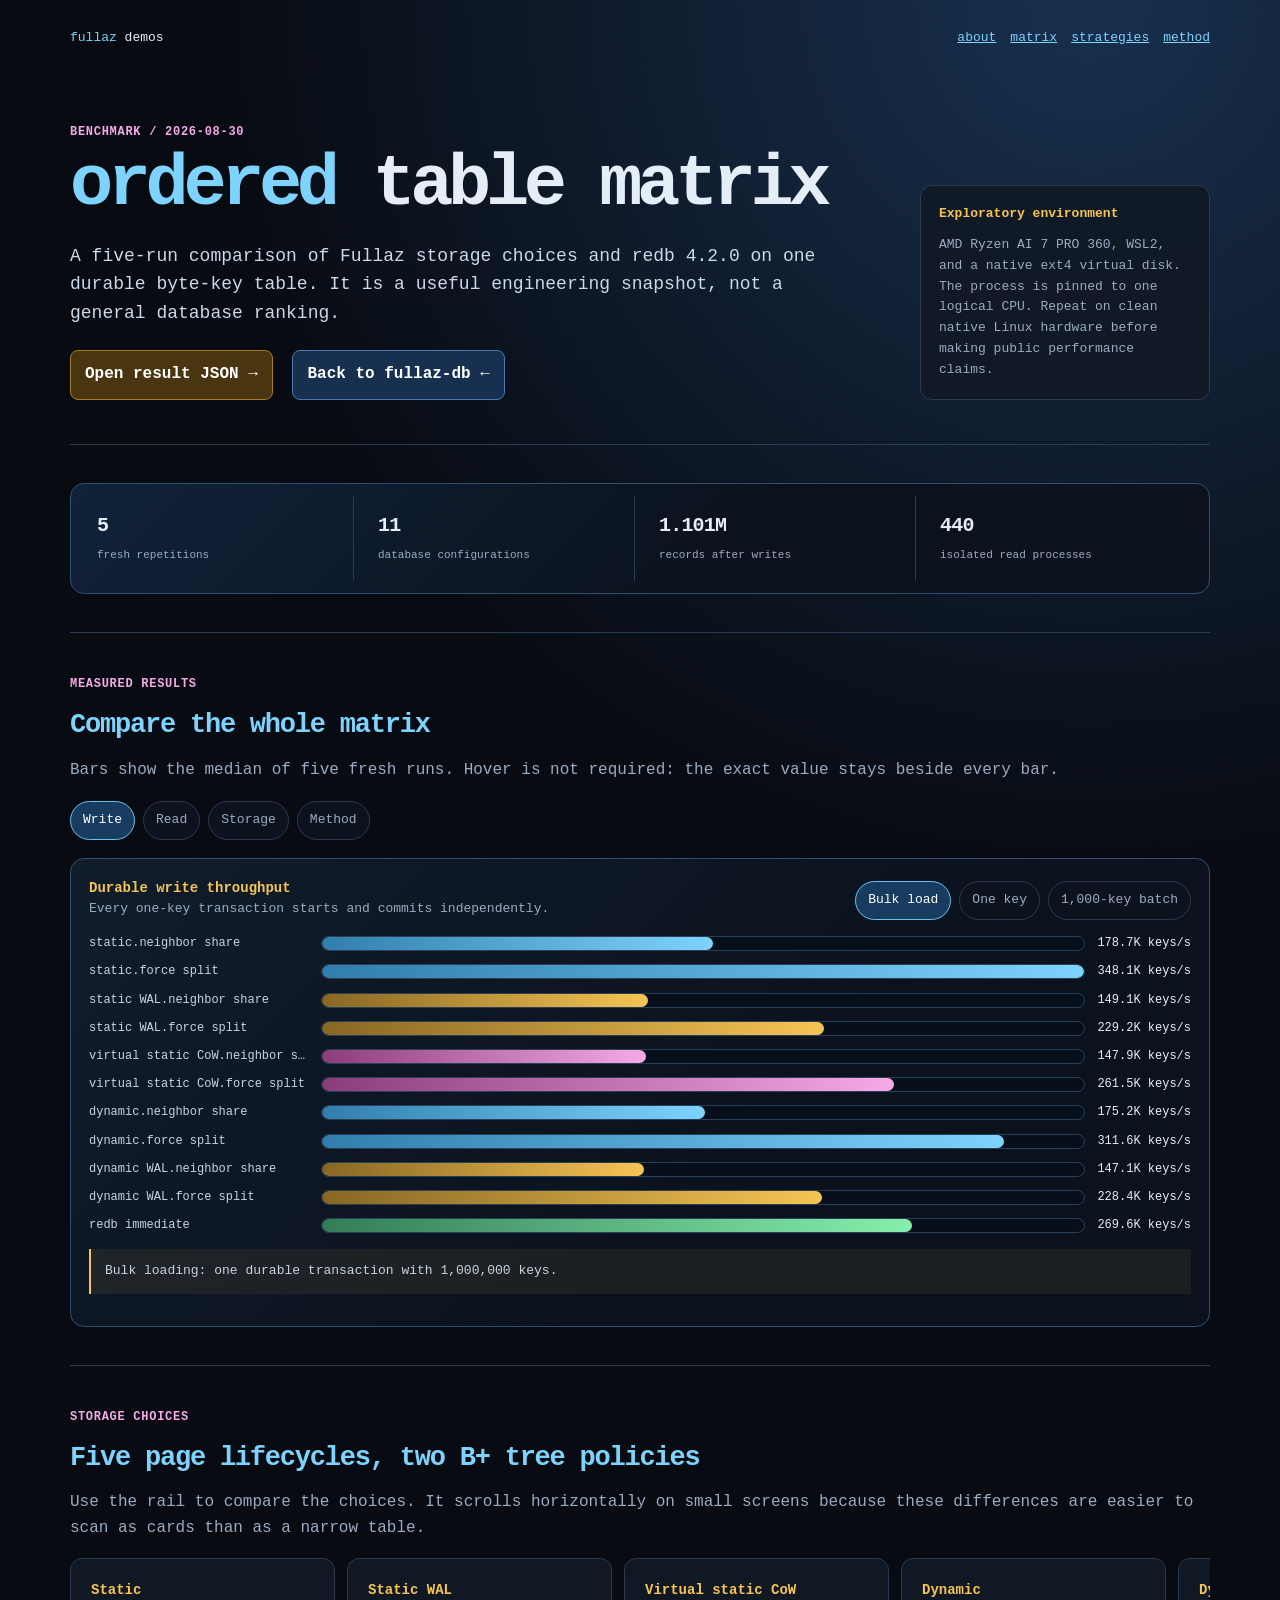
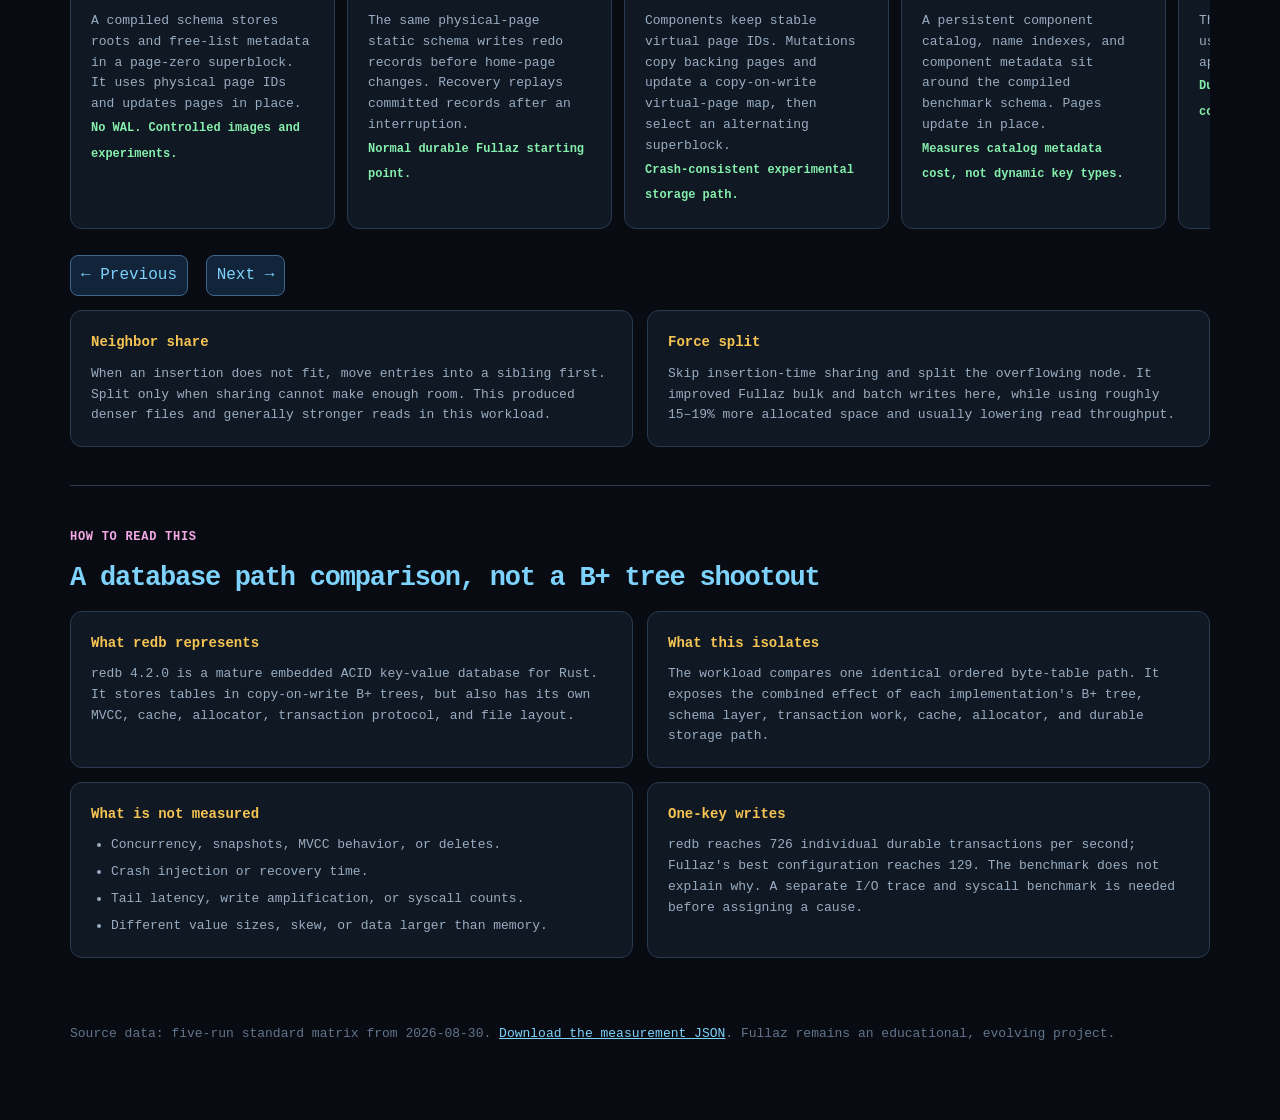
<file: fullaz-db/benchmarks/index.html>
<!doctype html>
<html lang="en">
<head>
  <meta charset="utf-8">
  <meta name="viewport" content="width=device-width, initial-scale=1">
  <meta name="description" content="Five-run Fullaz and redb ordered-table benchmark matrix.">
  <title>fullaz-db benchmarks | ordered table matrix</title>
  <style>
    :root { color-scheme:dark; --bg:#080b12; --panel:#101925; --panel-strong:#0c131e; --edge:#2a3a50; --text:#e5edf7; --muted:#9aacc1; --blue:#7dd3fc; --blue-dim:#245073; --gold:#f6c453; --green:#86efac; --pink:#f5a9e6; --red:#fca5a5; }
    * { box-sizing:border-box; } html { scroll-behavior:smooth; } body { min-width:320px; margin:0; background:radial-gradient(circle at 85% 0,#18304e 0,transparent 30%),var(--bg); color:var(--text); font:16px/1.6 ui-monospace,"Cascadia Mono",Consolas,monospace; }
    main { width:min(1180px,100%); margin:0 auto; padding:28px 20px 72px; } a { color:var(--blue); } a:hover,a:focus-visible { color:#fff; }
    nav { display:flex; align-items:center; justify-content:space-between; gap:16px; color:var(--muted); font-size:13px; } .brand { color:var(--text); text-decoration:none; } .brand span { color:var(--blue); } .nav-links { display:flex; flex-wrap:wrap; justify-content:flex-end; gap:14px; }
    .hero { display:grid; grid-template-columns:minmax(0,1fr) 290px; gap:32px; align-items:end; padding:70px 0 44px; } .eyebrow { display:inline-block; margin-bottom:10px; color:var(--pink); font-size:12px; font-weight:700; letter-spacing:.06em; text-transform:uppercase; } h1 { margin:0; font-size:clamp(42px,7vw,72px); letter-spacing:-.075em; line-height:.94; } h1 span,h2 { color:var(--blue); } h2 { margin:0 0 10px; font-size:27px; letter-spacing:-.045em; } h3 { margin:0; color:var(--gold); font-size:14px; } p { margin:0 0 14px; color:var(--muted); } .lead { max-width:750px; margin-top:22px; color:#cbd9e8; font-size:18px; }
    section { padding:38px 0; border-top:1px solid var(--edge); } .callout,.card { border:1px solid var(--edge); border-radius:12px; background:color-mix(in srgb,var(--panel) 94%,transparent); } .callout { padding:18px; } .callout strong { display:block; color:var(--gold); font-size:13px; } .callout p { margin:10px 0 0; font-size:13px; }
    .kpis { display:grid; grid-template-columns:repeat(4,1fr); gap:10px; padding:12px; border:1px solid #31506f; border-radius:14px; background:linear-gradient(135deg,#10233a,#0b121d 58%); } .kpi { padding:14px; border-right:1px solid var(--edge); } .kpi:last-child { border-right:0; } .kpi strong { display:block; color:var(--text); font-size:20px; letter-spacing:-.04em; } .kpi span { color:var(--muted); font-size:11px; }
    .tabs,.picker { display:flex; flex-wrap:wrap; gap:8px; } .tabs { margin:18px 0; } button { font:inherit; } .tab,.pick { padding:8px 12px; border:1px solid var(--edge); border-radius:999px; background:var(--panel-strong); color:var(--muted); font-size:13px; cursor:pointer; } .tab:hover,.tab:focus-visible,.pick:hover,.pick:focus-visible { border-color:#4b78af; color:#fff; } .tab[aria-selected="true"],.pick[aria-pressed="true"] { border-color:#6bc1ee; background:#173c60; color:#fff; }
    .chart-shell { min-height:465px; padding:18px; border:1px solid #31506f; border-radius:14px; background:linear-gradient(135deg,#101d2b,#0b121d 60%); } .chart-head { display:flex; justify-content:space-between; align-items:end; gap:16px; margin-bottom:14px; } .chart-head p { margin:0; font-size:13px; } .chart-caption { margin-top:14px; padding:12px 14px; border-left:2px solid var(--gold); background:rgba(246,196,83,.07); color:#c6d3e0; font-size:13px; }
    .bar-list { display:grid; gap:9px; } .bar-row { display:grid; grid-template-columns:minmax(170px,220px) minmax(100px,1fr) 94px; gap:12px; align-items:center; } .bar-label { overflow:hidden; color:#c5d5e5; font-size:12px; text-overflow:ellipsis; white-space:nowrap; } .bar-track { height:15px; overflow:hidden; border:1px solid #284058; border-radius:999px; background:#07101a; } .bar { height:100%; min-width:2px; border-radius:inherit; background:linear-gradient(90deg,#317eae,#7dd3fc); } .bar.wal { background:linear-gradient(90deg,#876723,#f6c453); } .bar.cow { background:linear-gradient(90deg,#8b3d79,#f5a9e6); } .bar.redb { background:linear-gradient(90deg,#347c57,#86efac); } .bar-value { color:var(--text); font-size:12px; text-align:right; white-space:nowrap; }
    .rail-wrap { position:relative; } .strategy-rail { display:grid; grid-auto-columns:minmax(265px,1fr); grid-auto-flow:column; gap:12px; overflow-x:auto; padding:2px 2px 14px; scroll-behavior:smooth; scroll-snap-type:x mandatory; scrollbar-color:#406789 transparent; } .strategy { min-height:220px; padding:20px; scroll-snap-align:start; } .strategy p { margin-top:10px; font-size:13px; } .strategy strong { color:var(--green); font-size:12px; } .rail-control { margin:12px 8px 0 0; padding:7px 10px; border:1px solid #406789; border-radius:8px; background:#11243a; color:var(--blue); cursor:pointer; } .rail-control:hover,.rail-control:focus-visible { background:#1a3a5c; color:#fff; }
    .grid { display:grid; grid-template-columns:repeat(2,1fr); gap:14px; } .card { padding:20px; } .card p { margin:10px 0 0; font-size:13px; } .card ul { margin:10px 0 0; padding-left:20px; color:var(--muted); font-size:13px; } .card li + li { margin-top:6px; }
    .table-wrap { overflow:auto; border:1px solid var(--edge); border-radius:10px; background:var(--panel-strong); } table { width:100%; min-width:760px; border-collapse:collapse; font-size:12px; } th,td { padding:11px 13px; border-bottom:1px solid var(--edge); text-align:left; vertical-align:middle; } tr:last-child td { border-bottom:0; } th { color:var(--gold); font-size:11px; } td { color:var(--muted); } td:first-child { color:var(--text); font-weight:700; } .status { display:inline-block; margin:6px 0 0; color:var(--muted); font-size:12px; } .error { color:var(--red); }
    .button { display:inline-flex; align-items:center; gap:8px; margin:8px 10px 0 0; padding:11px 14px; border:1px solid #4b78af; border-radius:8px; background:#173050; color:#fff; font-weight:700; text-decoration:none; } .button:hover,.button:focus-visible { background:#245084; color:#fff; } .button.gold { border-color:#a87927; background:#4a3511; }
    footer { padding-top:28px; color:#63758c; font-size:13px; } [hidden] { display:none !important; }
    @media (max-width:760px) { main { padding:20px 14px 52px; } .hero,.grid,.kpis { grid-template-columns:1fr; } .hero { padding:48px 0 36px; } .kpi { border-right:0; border-bottom:1px solid var(--edge); } .kpi:last-child { border-bottom:0; } .chart-head { display:block; } .bar-row { grid-template-columns:105px minmax(70px,1fr) 78px; gap:8px; } .bar-label,.bar-value { font-size:11px; } .chart-shell { padding:13px; } }
    @media (prefers-reduced-motion:reduce) { html { scroll-behavior:auto; } .strategy-rail { scroll-behavior:auto; } }
  </style>
</head>
<body>
  <main>
    <nav>
      <a class="brand" href="../../"><span>fullaz</span> demos</a>
      <div class="nav-links"><a href="../">about</a><a href="#matrix">matrix</a><a href="#strategies">strategies</a><a href="#method">method</a></div>
    </nav>

    <header class="hero">
      <div>
        <span class="eyebrow">Benchmark / 2026-08-30</span>
        <h1><span>ordered</span> table matrix</h1>
        <p class="lead">A five-run comparison of Fullaz storage choices and redb 4.2.0 on one durable byte-key table. It is a useful engineering snapshot, not a general database ranking.</p>
        <a class="button gold" href="standard-20260830.json">Open result JSON &rarr;</a>
        <a class="button" href="../">Back to fullaz-db &larr;</a>
      </div>
      <aside class="callout">
        <strong>Exploratory environment</strong>
        <p>AMD Ryzen AI 7 PRO 360, WSL2, and a native ext4 virtual disk. The process is pinned to one logical CPU. Repeat on clean native Linux hardware before making public performance claims.</p>
      </aside>
    </header>

    <section>
      <div class="kpis">
        <div class="kpi"><strong>5</strong><span>fresh repetitions</span></div>
        <div class="kpi"><strong>11</strong><span>database configurations</span></div>
        <div class="kpi"><strong>1.101M</strong><span>records after writes</span></div>
        <div class="kpi"><strong>440</strong><span>isolated read processes</span></div>
      </div>
    </section>

    <section id="matrix">
      <span class="eyebrow">Measured results</span>
      <h2>Compare the whole matrix</h2>
      <p>Bars show the median of five fresh runs. Hover is not required: the exact value stays beside every bar.</p>
      <div class="tabs" role="tablist" aria-label="Benchmark matrix">
        <button class="tab" id="write-tab" type="button" role="tab" aria-selected="true" aria-controls="write-panel" data-tab="write-panel">Write</button>
        <button class="tab" id="read-tab" type="button" role="tab" aria-selected="false" aria-controls="read-panel" data-tab="read-panel">Read</button>
        <button class="tab" id="storage-tab" type="button" role="tab" aria-selected="false" aria-controls="storage-panel" data-tab="storage-panel">Storage</button>
        <button class="tab" id="method-tab" type="button" role="tab" aria-selected="false" aria-controls="method-panel" data-tab="method-panel">Method</button>
      </div>

      <div id="write-panel" class="chart-shell" role="tabpanel" aria-labelledby="write-tab">
        <div class="chart-head"><div><h3>Durable write throughput</h3><p>Every one-key transaction starts and commits independently.</p></div><div class="picker" role="group" aria-label="Write phase"><button class="pick" type="button" aria-pressed="true" data-write="bulk_load_ns">Bulk load</button><button class="pick" type="button" aria-pressed="false" data-write="individual_writes_ns">One key</button><button class="pick" type="button" aria-pressed="false" data-write="batch_writes_ns">1,000-key batch</button></div></div>
        <div id="write-chart" class="bar-list" aria-live="polite"><span class="status">Loading benchmark data...</span></div>
        <p id="write-caption" class="chart-caption">Bulk loading uses one durable transaction for 1,000,000 keys.</p>
      </div>

      <div id="read-panel" class="chart-shell" role="tabpanel" aria-labelledby="read-tab" hidden>
        <div class="chart-head"><div><h3>Read throughput</h3><p>Each point and range phase uses a separate read-only process.</p></div><div class="picker" role="group" aria-label="Read setup"><button class="pick" type="button" aria-pressed="true" data-read="67108864.os_warm.point">64 MiB / warm / point</button><button class="pick" type="button" aria-pressed="false" data-read="67108864.fadvise_cold.point">64 MiB / cold / point</button><button class="pick" type="button" aria-pressed="false" data-read="1073741824.os_warm.point">1 GiB / warm / point</button><button class="pick" type="button" aria-pressed="false" data-read="1073741824.fadvise_cold.point">1 GiB / cold / point</button><button class="pick" type="button" aria-pressed="false" data-read="67108864.os_warm.range">64 MiB / warm / range</button><button class="pick" type="button" aria-pressed="false" data-read="67108864.fadvise_cold.range">64 MiB / cold / range</button><button class="pick" type="button" aria-pressed="false" data-read="1073741824.os_warm.range">1 GiB / warm / range</button><button class="pick" type="button" aria-pressed="false" data-read="1073741824.fadvise_cold.range">1 GiB / cold / range</button></div></div>
        <div id="read-chart" class="bar-list" aria-live="polite"></div>
        <p id="read-caption" class="chart-caption">Warm means the orchestrator sequentially reads the database files before the runner opens them.</p>
      </div>

      <div id="storage-panel" class="chart-shell" role="tabpanel" aria-labelledby="storage-tab" hidden>
        <div class="chart-head"><div><h3>Final database footprint</h3><p>Allocated bytes are the physical-space metric.</p></div><div class="picker" role="group" aria-label="Storage metric"><button class="pick" type="button" aria-pressed="true" data-storage="allocated_bytes">Allocated</button><button class="pick" type="button" aria-pressed="false" data-storage="logical_bytes">Logical</button></div></div>
        <div id="storage-chart" class="bar-list" aria-live="polite"></div>
        <p id="storage-caption" class="chart-caption">The redb file is sparse. Its logical size and allocated size are deliberately shown as different values.</p>
      </div>

      <div id="method-panel" class="chart-shell" role="tabpanel" aria-labelledby="method-tab" hidden>
        <div class="grid">
          <article class="card"><h3>Same table workload</h3><p>Every cell stores 24-byte keys and 150-byte values. The key stream is deterministic and unique. The final table contains 1,101,000 records.</p></article>
          <article class="card"><h3>Durability is explicit</h3><p>redb sets <code>Durability::Immediate</code> for every measured write transaction. Fullaz durable paths also synchronize commit data, but recovery semantics differ by backend.</p></article>
          <article class="card"><h3>Reads are isolated</h3><p>Build, point read, range read, and verify run in separate processes. The matrix uses 64 MiB and 1 GiB application-cache settings.</p></article>
          <article class="card"><h3>Correctness is checked</h3><p>Every cell reopens in a final process. The runner checks count, sorted-data digest, and point samples. The orchestrator compares read checksums across cells.</p></article>
        </div>
        <p class="chart-caption">“Cold” calls <code>POSIX_FADV_DONTNEED</code> as a best-effort request. It is not a hardware-cold or cache-free guarantee.</p>
      </div>
    </section>

    <section id="strategies">
      <span class="eyebrow">Storage choices</span>
      <h2>Five page lifecycles, two B+ tree policies</h2>
      <p>Use the rail to compare the choices. It scrolls horizontally on small screens because these differences are easier to scan as cards than as a narrow table.</p>
      <div class="rail-wrap">
        <div id="strategy-rail" class="strategy-rail" tabindex="0" aria-label="Fullaz storage configurations">
          <article class="card strategy"><h3>Static</h3><p>A compiled schema stores roots and free-list metadata in a page-zero superblock. It uses physical page IDs and updates pages in place.</p><strong>No WAL. Controlled images and experiments.</strong></article>
          <article class="card strategy"><h3>Static WAL</h3><p>The same physical-page static schema writes redo records before home-page changes. Recovery replays committed records after an interruption.</p><strong>Normal durable Fullaz starting point.</strong></article>
          <article class="card strategy"><h3>Virtual static CoW</h3><p>Components keep stable virtual page IDs. Mutations copy backing pages and update a copy-on-write virtual-page map, then select an alternating superblock.</p><strong>Crash-consistent experimental storage path.</strong></article>
          <article class="card strategy"><h3>Dynamic</h3><p>A persistent component catalog, name indexes, and component metadata sit around the compiled benchmark schema. Pages update in place.</p><strong>Measures catalog metadata cost, not dynamic key types.</strong></article>
          <article class="card strategy"><h3>Dynamic WAL</h3><p>The dynamic catalog path uses the same redo recovery approach as Static WAL.</p><strong>Durable catalog-oriented configuration.</strong></article>
        </div>
        <button class="rail-control" type="button" data-rail="previous" aria-label="Show previous storage choices">&larr; Previous</button>
        <button class="rail-control" type="button" data-rail="next" aria-label="Show next storage choices">Next &rarr;</button>
      </div>
      <div class="grid" style="margin-top:14px">
        <article class="card"><h3>Neighbor share</h3><p>When an insertion does not fit, move entries into a sibling first. Split only when sharing cannot make enough room. This produced denser files and generally stronger reads in this workload.</p></article>
        <article class="card"><h3>Force split</h3><p>Skip insertion-time sharing and split the overflowing node. It improved Fullaz bulk and batch writes here, while using roughly 15–19% more allocated space and usually lowering read throughput.</p></article>
      </div>
    </section>

    <section id="method">
      <span class="eyebrow">How to read this</span>
      <h2>A database path comparison, not a B+ tree shootout</h2>
      <div class="grid">
        <article class="card"><h3>What redb represents</h3><p>redb 4.2.0 is a mature embedded ACID key-value database for Rust. It stores tables in copy-on-write B+ trees, but also has its own MVCC, cache, allocator, transaction protocol, and file layout.</p></article>
        <article class="card"><h3>What this isolates</h3><p>The workload compares one identical ordered byte-table path. It exposes the combined effect of each implementation's B+ tree, schema layer, transaction work, cache, allocator, and durable storage path.</p></article>
        <article class="card"><h3>What is not measured</h3><ul><li>Concurrency, snapshots, MVCC behavior, or deletes.</li><li>Crash injection or recovery time.</li><li>Tail latency, write amplification, or syscall counts.</li><li>Different value sizes, skew, or data larger than memory.</li></ul></article>
        <article class="card"><h3>One-key writes</h3><p>redb reaches 726 individual durable transactions per second; Fullaz's best configuration reaches 129. The benchmark does not explain why. A separate I/O trace and syscall benchmark is needed before assigning a cause.</p></article>
      </div>
    </section>

    <footer>Source data: five-run standard matrix from 2026-08-30. <a href="standard-20260830.json">Download the measurement JSON</a>. Fullaz remains an educational, evolving project.</footer>
  </main>
  <script src="app.js"></script>
</body>
</html>
</file>
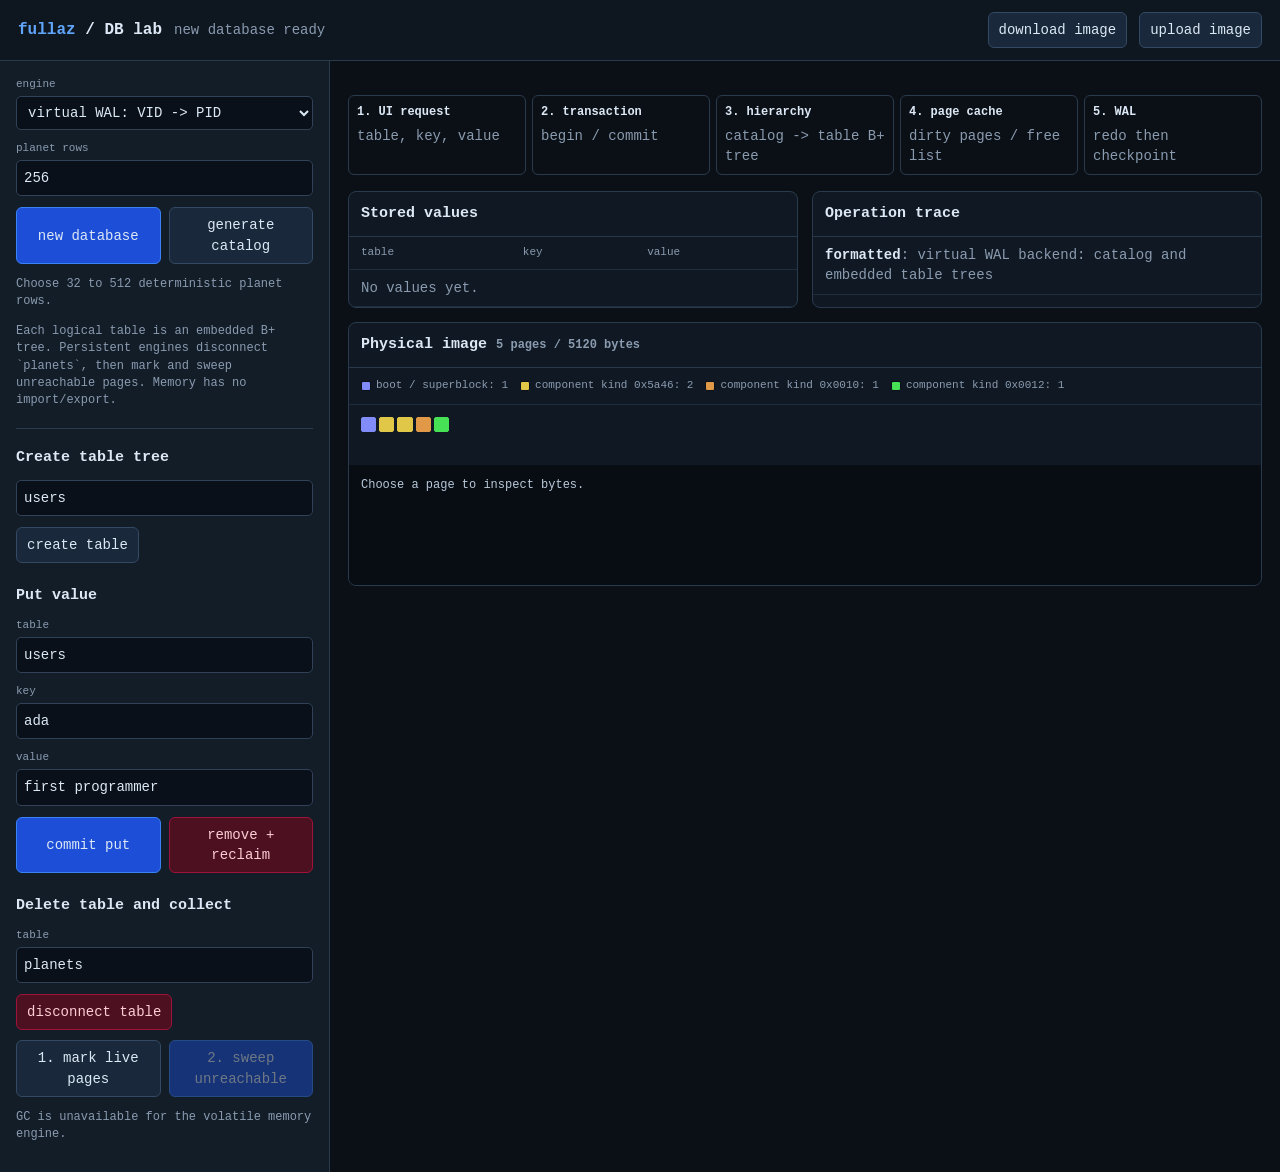
<file: fullaz-db/db-lab/index.html>
<!doctype html>
<html lang="en">
<head>
<meta charset="utf-8" />
<meta name="viewport" content="width=device-width, initial-scale=1" />
<title>fullaz DB lab</title>
<style>
  :root { color-scheme: dark; --bg:#0b1016; --panel:#131d28; --line:#2a3a4d; --text:#dce8f5; --muted:#8a9bb0; --blue:#60a5fa; --violet:#a78bfa; --bad:#fb7185; }
  * { box-sizing:border-box; } body { margin:0; min-width:320px; background:var(--bg); color:var(--text); font:14px/1.45 ui-monospace,Consolas,monospace; }
  header { min-height:58px; padding:12px 18px; display:flex; align-items:center; gap:12px; border-bottom:1px solid var(--line); background:#0e1620; } h1 { margin:0; font-size:16px; } h1 b { color:var(--blue); } #status { color:var(--muted); overflow:hidden; text-overflow:ellipsis; white-space:nowrap; } .spacer { flex:1; }
  button,input,select { font:inherit; } button { color:var(--text); background:#19283a; border:1px solid #344963; border-radius:6px; padding:7px 10px; cursor:pointer; } button:hover { border-color:var(--blue); color:#fff; } button:disabled { cursor:not-allowed; opacity:.45; } button.primary { background:#1d4ed8; border-color:#3b82f6; } button.danger { color:#fecdd3; border-color:#9f1239; background:#4c1020; }
  main { display:grid; grid-template-columns:330px minmax(0,1fr); min-height:calc(100vh - 58px); } aside { border-right:1px solid var(--line); padding:16px; background:var(--panel); } section { padding:18px; min-width:0; } h2 { margin:0 0 8px; font-size:15px; } p,.hint { color:var(--muted); font-size:12px; } .field { margin:11px 0; } label { display:block; color:var(--muted); font-size:11px; margin-bottom:3px; } input,select { width:100%; color:var(--text); background:#091019; border:1px solid #314158; padding:7px; border-radius:5px; } .row { display:flex; gap:8px; margin-top:10px; } .row button { flex:1; }
  .stage { display:grid; grid-template-columns:repeat(5,minmax(90px,1fr)); gap:6px; margin:16px 0; } .step { border:1px solid var(--line); border-radius:6px; padding:8px; color:var(--muted); min-height:68px; } .step b { display:block; color:var(--text); font-size:12px; margin-bottom:4px; } .step.active { border-color:var(--violet); background:#251d3a; color:#d8ccff; }
  .cards { display:grid; grid-template-columns:1fr 1fr; gap:14px; } .card { border:1px solid var(--line); border-radius:8px; background:#101923; overflow:hidden; } .card h2 { padding:11px 12px; margin:0; border-bottom:1px solid var(--line); } .values-scroll { max-height:420px; overflow-y:auto; } table { width:100%; border-collapse:collapse; } th,td { padding:8px 12px; border-bottom:1px solid #1e2d3e; text-align:left; vertical-align:top; word-break:break-word; } th { color:var(--muted); background:#101923; font-size:11px; font-weight:normal; } .values-scroll th { position:sticky; top:0; z-index:1; } td.empty { color:var(--muted); }
  #legend { display:flex; flex-wrap:wrap; gap:7px 12px; padding:10px 12px; border-bottom:1px solid #1e2d3e; color:var(--muted); font-size:11px; } .legend-item { display:flex; align-items:center; gap:5px; } .swatch { width:10px; height:10px; border-radius:2px; border:1px solid #091019; } #pages { display:grid; grid-template-columns:repeat(auto-fill,minmax(15px,1fr)); gap:3px; padding:12px; min-height:60px; } .page { aspect-ratio:1; border-radius:2px; cursor:pointer; padding:0; } .page:hover { outline:1px solid #fff; } pre { margin:0; padding:12px; min-height:120px; max-height:310px; overflow:auto; color:#b8c8d9; background:#080d13; font-size:12px; }
  #events { list-style:none; margin:0; padding:0; } #events li { padding:8px 12px; border-bottom:1px solid #1e2d3e; color:var(--muted); } #events li b { color:var(--text); }
  @media(max-width:780px) { header { flex-wrap:wrap; } main { grid-template-columns:1fr; } aside { border-right:0; border-bottom:1px solid var(--line); } .cards { grid-template-columns:1fr; } .stage { grid-template-columns:repeat(2,1fr); } }
</style>
</head>
<body>
<header><h1><b>fullaz</b> / DB lab</h1><span id="status">loading WASM...</span><span class="spacer"></span><button id="download">download image</button><button id="upload">upload image</button><input id="file" type="file" hidden /></header>
<main>
<aside>
  <label>engine</label><select id="engine"><option value="0">memory: volatile</option><option value="1">static WAL: PID = component page ID</option><option value="2" selected>virtual WAL: VID -> PID</option><option value="3">dynamic WAL: catalog + two-phase GC</option></select>
  <div class="field"><label>planet rows</label><input id="planet-count" type="number" min="32" max="512" step="1" value="256" /></div><div class="row"><button id="reset" class="primary">new database</button><button id="examples">generate catalog</button></div><p id="generation-info" class="hint">Choose 32 to 512 deterministic planet rows.</p>
  <p class="hint">Each logical table is an embedded B+ tree. Persistent engines disconnect `planets`, then mark and sweep unreachable pages. Memory has no import/export.</p>
  <hr style="border:0;border-top:1px solid var(--line);margin:18px 0" />
  <h2>Create table tree</h2><div class="field"><input id="table" maxlength="32" value="users" /></div><button id="create">create table</button>
  <h2 style="margin-top:22px">Put value</h2><div class="field"><label>table</label><input id="value-table" maxlength="32" value="users" /></div><div class="field"><label>key</label><input id="key" maxlength="32" value="ada" /></div><div class="field"><label>value</label><input id="value" maxlength="64" value="first programmer" /></div><div class="row"><button id="put" class="primary">commit put</button><button id="remove" class="danger">remove + reclaim</button></div>
  <h2 style="margin-top:22px">Delete table and collect</h2><div class="field"><label>table</label><input id="delete-table" maxlength="32" value="planets" /></div><button id="delete" class="danger">disconnect table</button><div class="row"><button id="gc-mark">1. mark live pages</button><button id="gc-sweep" class="primary">2. sweep unreachable</button></div><p id="gc-info" class="hint">GC is available in every persistent WAL mode.</p>
</aside>
<section>
  <div id="pipeline" class="stage"><div class="step"><b>1. UI request</b>table, key, value</div><div class="step"><b>2. transaction</b>begin / commit</div><div class="step"><b>3. hierarchy</b>catalog -&gt; table B+ tree</div><div class="step"><b>4. page cache</b>dirty pages / free list</div><div class="step"><b>5. WAL</b>redo then checkpoint</div></div>
  <div class="cards"><div class="card"><h2>Stored values</h2><div class="values-scroll"><table><thead><tr><th>table</th><th>key</th><th>value</th></tr></thead><tbody id="rows"></tbody></table></div></div><div class="card"><h2>Operation trace</h2><ul id="events"></ul></div></div>
  <div class="card" style="margin-top:14px"><h2>Physical image <span id="image-info" class="hint"></span></h2><div id="legend"></div><div id="pages"></div><pre id="detail">Choose a page to inspect bytes.</pre></div>
</section>
</main>
<script>
const enc=new TextEncoder(), dec=new TextDecoder(); let ex,mem; const $=id=>document.getElementById(id); const events=[];
function errorText(){return dec.decode(new Uint8Array(mem.buffer,ex.lastErrorPtr(),ex.lastErrorLen()))} function ensure(ok){if(!ok)throw new Error(errorText()||"operation failed")} function bytes(s,fn){const b=enc.encode(s),p=b.length?ex.allocate(b.length):0;try{if(b.length)new Uint8Array(mem.buffer).set(b,p);return fn(p,b.length)}finally{if(p)ex.freeAllocation(p,b.length)}}
function engine(){return +$("engine").value} function setStatus(s,bad=false){$("status").textContent=s;$("status").style.color=bad?"var(--bad)":""} function trace(title,detail){events.unshift({title,detail});events.splice(8);$("events").replaceChildren(...events.map(e=>{const n=document.createElement("li"),b=document.createElement("b");b.textContent=e.title;n.append(b,": ",e.detail);return n}))}
function stage(active){[...$("pipeline").children].forEach((n,i)=>n.classList.toggle("active",i<=active));setTimeout(()=>[...$("pipeline").children].forEach(n=>n.classList.remove("active")),500)}
function refreshRows(){ensure(ex.snapshotRows());const count=ex.rowsCount(),stride=ex.rowStride(),body=$("rows");body.replaceChildren();if(!count){const tr=document.createElement("tr"),td=document.createElement("td");td.colSpan=3;td.className="empty";td.textContent="No values yet.";tr.append(td);body.append(tr);return}const ptr=ex.rowsPtr(),data=new DataView(mem.buffer,ptr,count*stride);for(let i=0;i<count;i++){const o=i*stride,tl=data.getUint8(o+32),kl=data.getUint8(o+65),vl=data.getUint8(o+130);const tr=document.createElement("tr");for(const [p,l] of [[o,tl],[o+33,kl],[o+66,vl]]){const td=document.createElement("td");td.textContent=dec.decode(new Uint8Array(mem.buffer,ptr+p,l));tr.append(td)}body.append(tr)}}
 const systemKinds=new Map([[1,["catalog chain","#38bdf8"]],[2,["catalog ID radix leaf","#f59e0b"]],[3,["catalog ID radix inode","#fcd34d"]],[4,["catalog name B+ leaf","#34d399"]],[5,["catalog name B+ inode","#6ee7b7"]],[6,["component metadata","#c084fc"]],[7,["retired page queue","#fb923c"]],[8,["GC state","#e879f9"]],[9,["GC mark bitmap","#ec4899"]],[10,["GC free bitmap","#f472b6"]],[11,["GC work queue","#a78bfa"]],[0x100,["owner.tables B+ leaf","#22c55e"]],[0x101,["owner.tables B+ inode","#86efac"]],[0x102,["type.table B+ leaf","#0ea5e9"]],[0x103,["type.table B+ inode","#7dd3fc"]]]);
 function imageBytes(){return new Uint8Array(mem.buffer,ex.imagePtr(),ex.imageLen())} function pageType(index,img){if(index===0)return {id:"boot",label:"boot / superblock",color:"#818cf8"};const at=index*1024,kind=img[at]|(img[at+1]<<8);if(kind===0xffff)return {id:"free",label:"free-list node",color:"#64748b"};const system=systemKinds.get(kind);if(system)return {id:`kind-${kind}`,label:system[0],color:system[1]};if(kind===0)return {id:"empty",label:"unformatted",color:"#475569"};return {id:`kind-${kind}`,label:`component kind 0x${kind.toString(16).padStart(4,"0")}`,color:`hsl(${(kind*47)%360} 72% 58%)`}}
 function pageHex(index){const size=1024,img=imageBytes(),type=pageType(index,img),page=img.slice(index*size,(index+1)*size),lines=[];for(let at=0;at<page.length;at+=16){const row=page.slice(at,at+16),hex=[...row].map(x=>x.toString(16).padStart(2,"0")).join(" ").padEnd(47),ascii=[...row].map(x=>x>=32&&x<=126?String.fromCharCode(x):".").join("");lines.push(`${at.toString(16).padStart(4,"0")}  ${hex}  ${ascii}`)}$("detail").textContent=`physical PID ${index} / ${type.label}\n\n${lines.join("\n")}`}
 function refreshImage(){const img=imageBytes(),count=img.length/1024,types=[],counts=new Map;for(let i=0;i<count;i++){const type=pageType(i,img);types.push(type);const entry=counts.get(type.id)||{...type,count:0};entry.count++;counts.set(type.id,entry)}$("image-info").textContent=`${count} pages / ${img.length} bytes`;$("legend").replaceChildren(...[...counts.values()].map(type=>{const item=document.createElement("span"),swatch=document.createElement("i");item.className="legend-item";swatch.className="swatch";swatch.style.backgroundColor=type.color;item.append(swatch,`${type.label}: ${type.count}`);return item}));$("pages").replaceChildren(...types.map((type,i)=>{const b=document.createElement("button");b.className="page";b.style.backgroundColor=type.color;b.style.borderColor=type.color;b.title=`physical PID ${i}: ${type.label}`;b.onclick=()=>pageHex(i);return b}))}
  function gcLabel(status){return ["GC is unavailable for the volatile memory engine.","ready: disconnect a table, then mark its live pages.","marking live pages...","mark complete: unreachable pages are still allocated. Run sweep.","sweep complete."][status]||"GC state unavailable"} function refreshGc(){const persistent=ex.currentEngine()!==0,status=ex.gcStatus();$("gc-mark").disabled=!persistent||status===2||status===3;$("gc-sweep").disabled=!persistent||status!==3;const stats=status===0?"":` ${ex.gcPageCount()} pages, ${ex.gcFreePageCount()} free, ${ex.gcReclaimedPageCount()} reclaimed, ${ex.gcStepCount()} committed GC steps.`;$("gc-info").textContent=gcLabel(status)+stats} function refreshGeneration(){const target=ex.generatedPlanetTarget(),done=ex.generatedPlanetCount(),min=ex.minimumPlanetCount(),max=ex.maximumPlanetCount();$("planet-count").min=min;$("planet-count").max=max;$("generation-info").textContent=target?`${done} of ${target} planets committed in 8-row transactions.`:`Choose ${min} to ${max} deterministic planet rows.`}
  function refresh(){refreshRows();refreshImage();refreshGc();refreshGeneration()} function action(fn,label,detail){try{fn();stage(4);refresh();trace(label,detail||((engine()===2?"catalog -> table B+ tree -> VID -> PID -> WAL":"catalog -> table B+ tree -> page cache -> WAL")));setStatus(`${label} committed`)}catch(e){const message=e.message||String(e);try{refresh()}catch(_){}trace("failed",message);setStatus(message,true)}} function planetCount(){const count=Number($("planet-count").value),min=ex.minimumPlanetCount(),max=ex.maximumPlanetCount();if(!Number.isInteger(count)||count<min||count>max)throw new Error(`planet rows must be an integer from ${min} to ${max}`);return count}
  $("reset").onclick=()=>action(()=>ensure(ex.format(engine())),"formatted");$("examples").onclick=()=>{try{const count=planetCount();action(()=>ensure(ex.generateExamplesWithCount(count)),`${count} planets generated`,`catalog -> batches of 8 -> table B+ tree pages`);$("delete-table").value="planets"}catch(e){setStatus(e.message||e,true)}};$("create").onclick=()=>action(()=>bytes($("table").value,(p,l)=>ensure(ex.createTable(p,l))),"table tree created");$("put").onclick=()=>action(()=>bytes($("value-table").value,(tp,tl)=>bytes($("key").value,(kp,kl)=>bytes($("value").value,(vp,vl)=>ensure(ex.put(tp,tl,kp,kl,vp,vl))))),"value written");$("remove").onclick=()=>action(()=>bytes($("value-table").value,(tp,tl)=>bytes($("key").value,(kp,kl)=>ensure(ex.remove(tp,tl,kp,kl)))),"value removed; child B+ tree may reclaim pages");$("delete").onclick=()=>action(()=>bytes($("delete-table").value,(p,l)=>ensure(ex.deleteTable(p,l))),"table disconnected; pages are now unreachable","catalog entry removed; child pages remain allocated");$("gc-mark").onclick=()=>action(()=>ensure(ex.markGarbageCollection()),"GC mark complete","roots -> scanner registry -> mark bitmap; sweep not started");$("gc-sweep").onclick=()=>action(()=>ensure(ex.sweepGarbageCollection()),"GC sweep complete","unmarked pages -> persistent free list");
$("download").onclick=()=>{try{if(engine()===0)throw new Error("Memory engine has no persistent image");const b=new Uint8Array(mem.buffer,ex.imagePtr(),ex.imageLen()).slice(),a=Object.assign(document.createElement("a"),{href:URL.createObjectURL(new Blob([b])),download:"db-lab.img"});a.click();setTimeout(()=>URL.revokeObjectURL(a.href),1000)}catch(e){setStatus(e.message,true)}};$("upload").onclick=()=>$("file").click();$("file").onchange=async()=>{const f=$("file").files[0];if(!f)return;try{const b=new Uint8Array(await f.arrayBuffer());bytes("",()=>{const p=ex.allocate(b.length);try{new Uint8Array(mem.buffer).set(b,p);ensure(ex.importImage(engine(),p,b.length))}finally{ex.freeAllocation(p,b.length)}});refresh();trace("image opened","superblock and component metadata validated");setStatus(`loaded ${f.name}`)}catch(e){setStatus(e.message||e,true)}finally{$("file").value=""}};
 (async()=>{try{const wasm=await WebAssembly.instantiate(await(await fetch("db-lab.wasm")).arrayBuffer(),{});ex=wasm.instance.exports;mem=ex.memory;$("planet-count").value=ex.defaultPlanetCount();ensure(ex.format(engine()));refresh();trace("formatted","virtual WAL backend: catalog and embedded table trees");setStatus("new database ready")}catch(e){setStatus(e.message||e,true)}})();
</script>
</body>
</html>
</file>
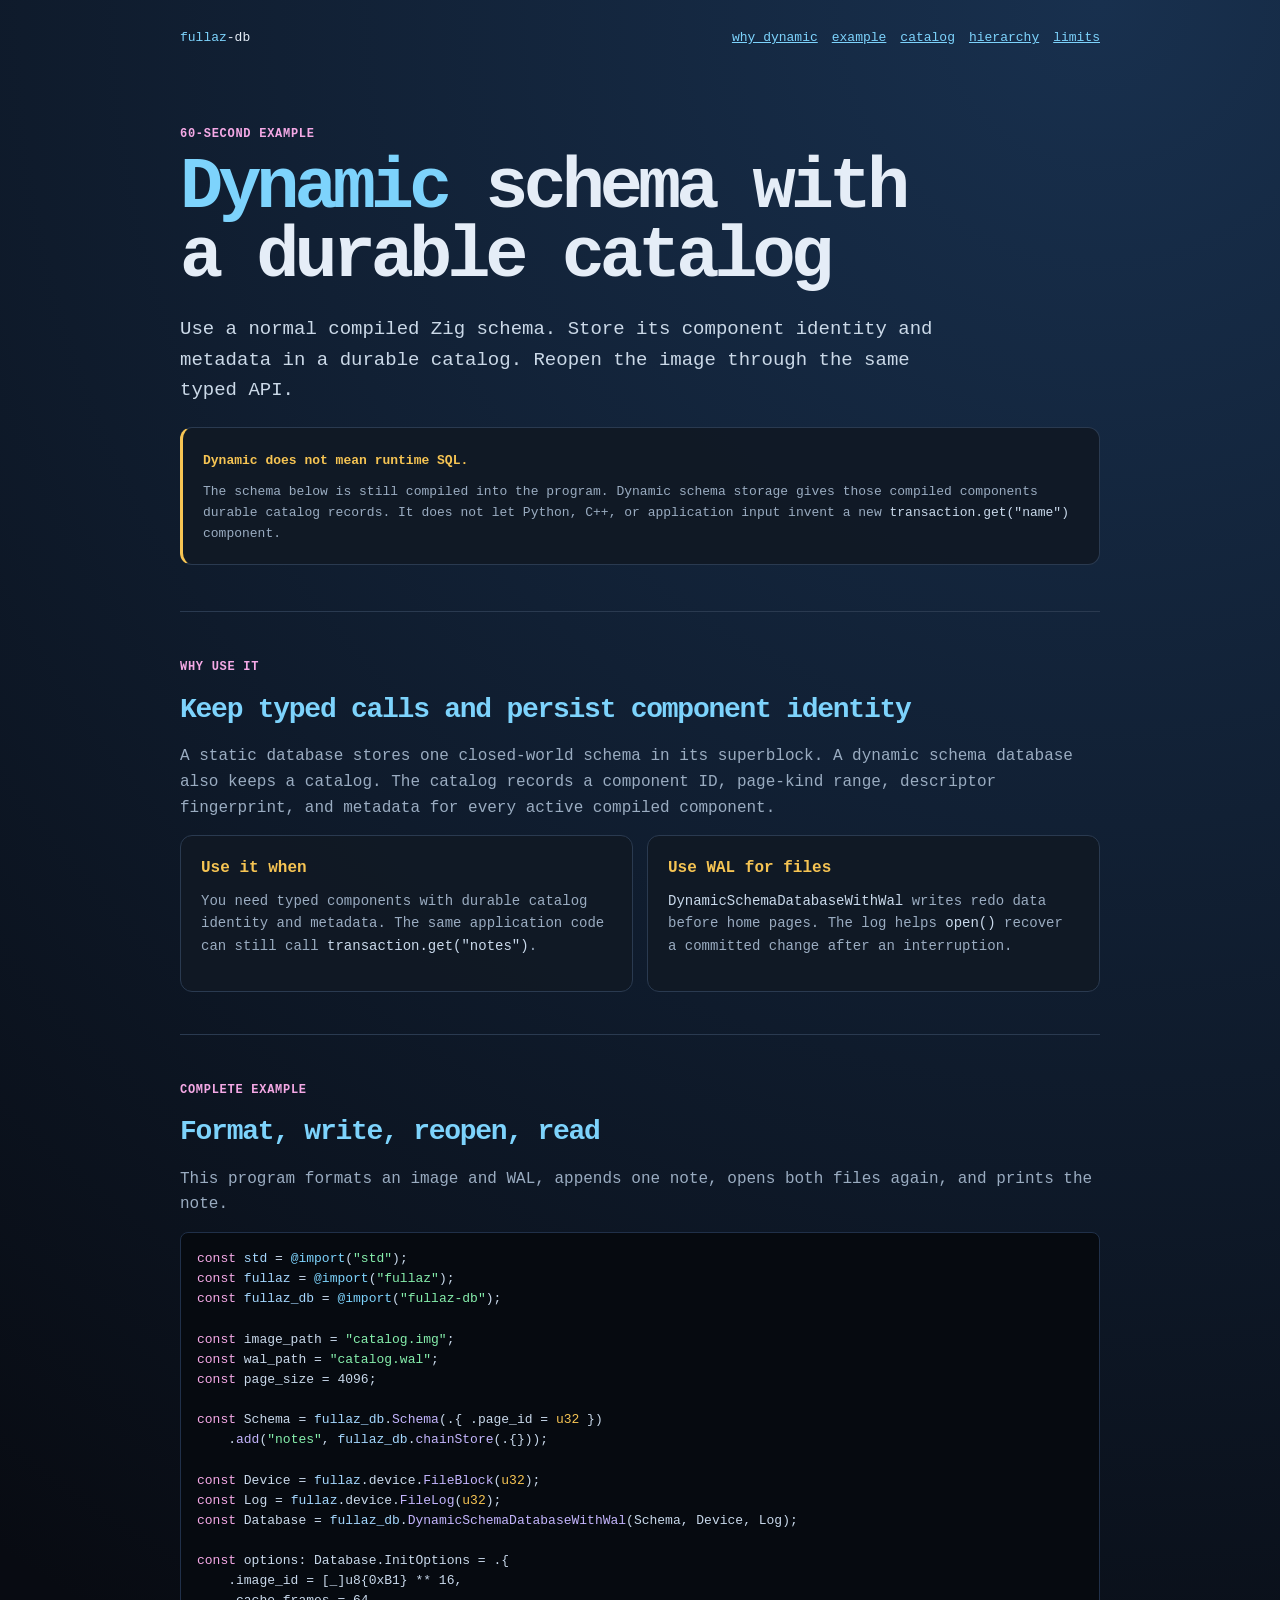
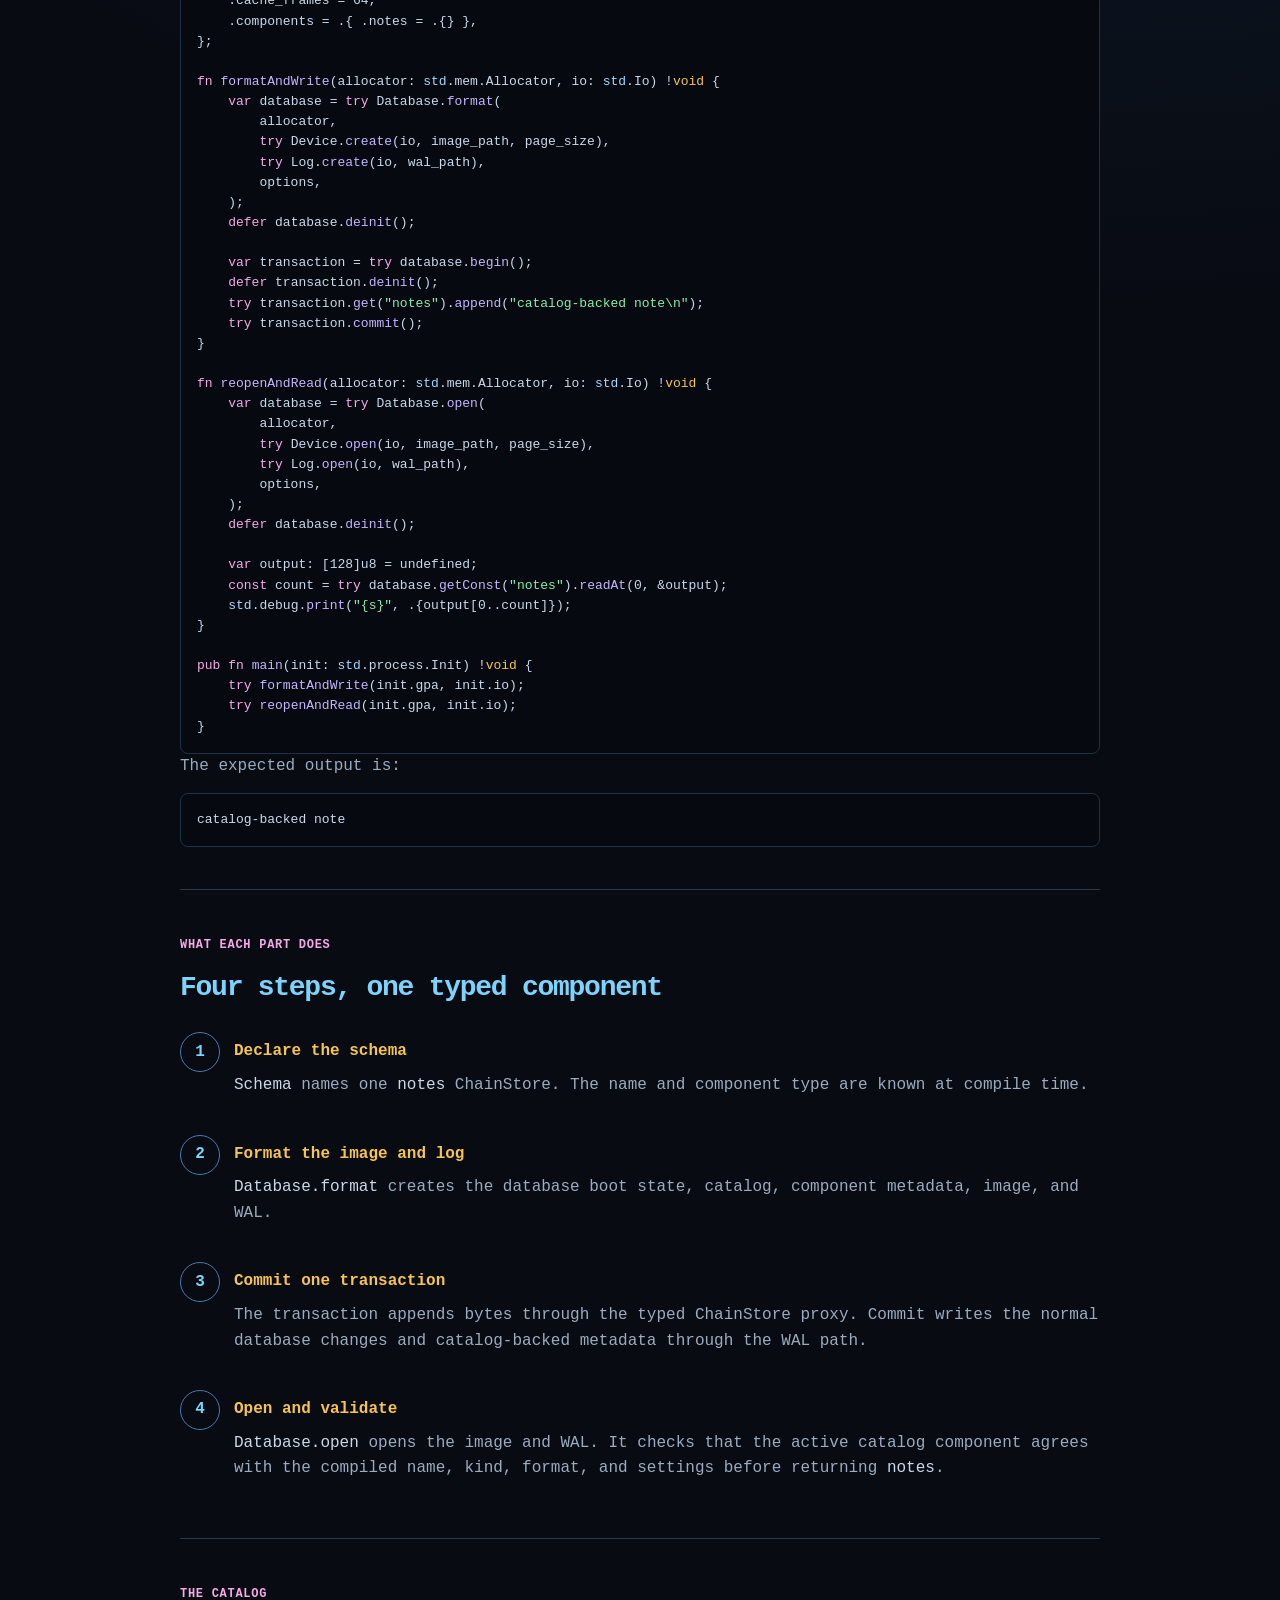
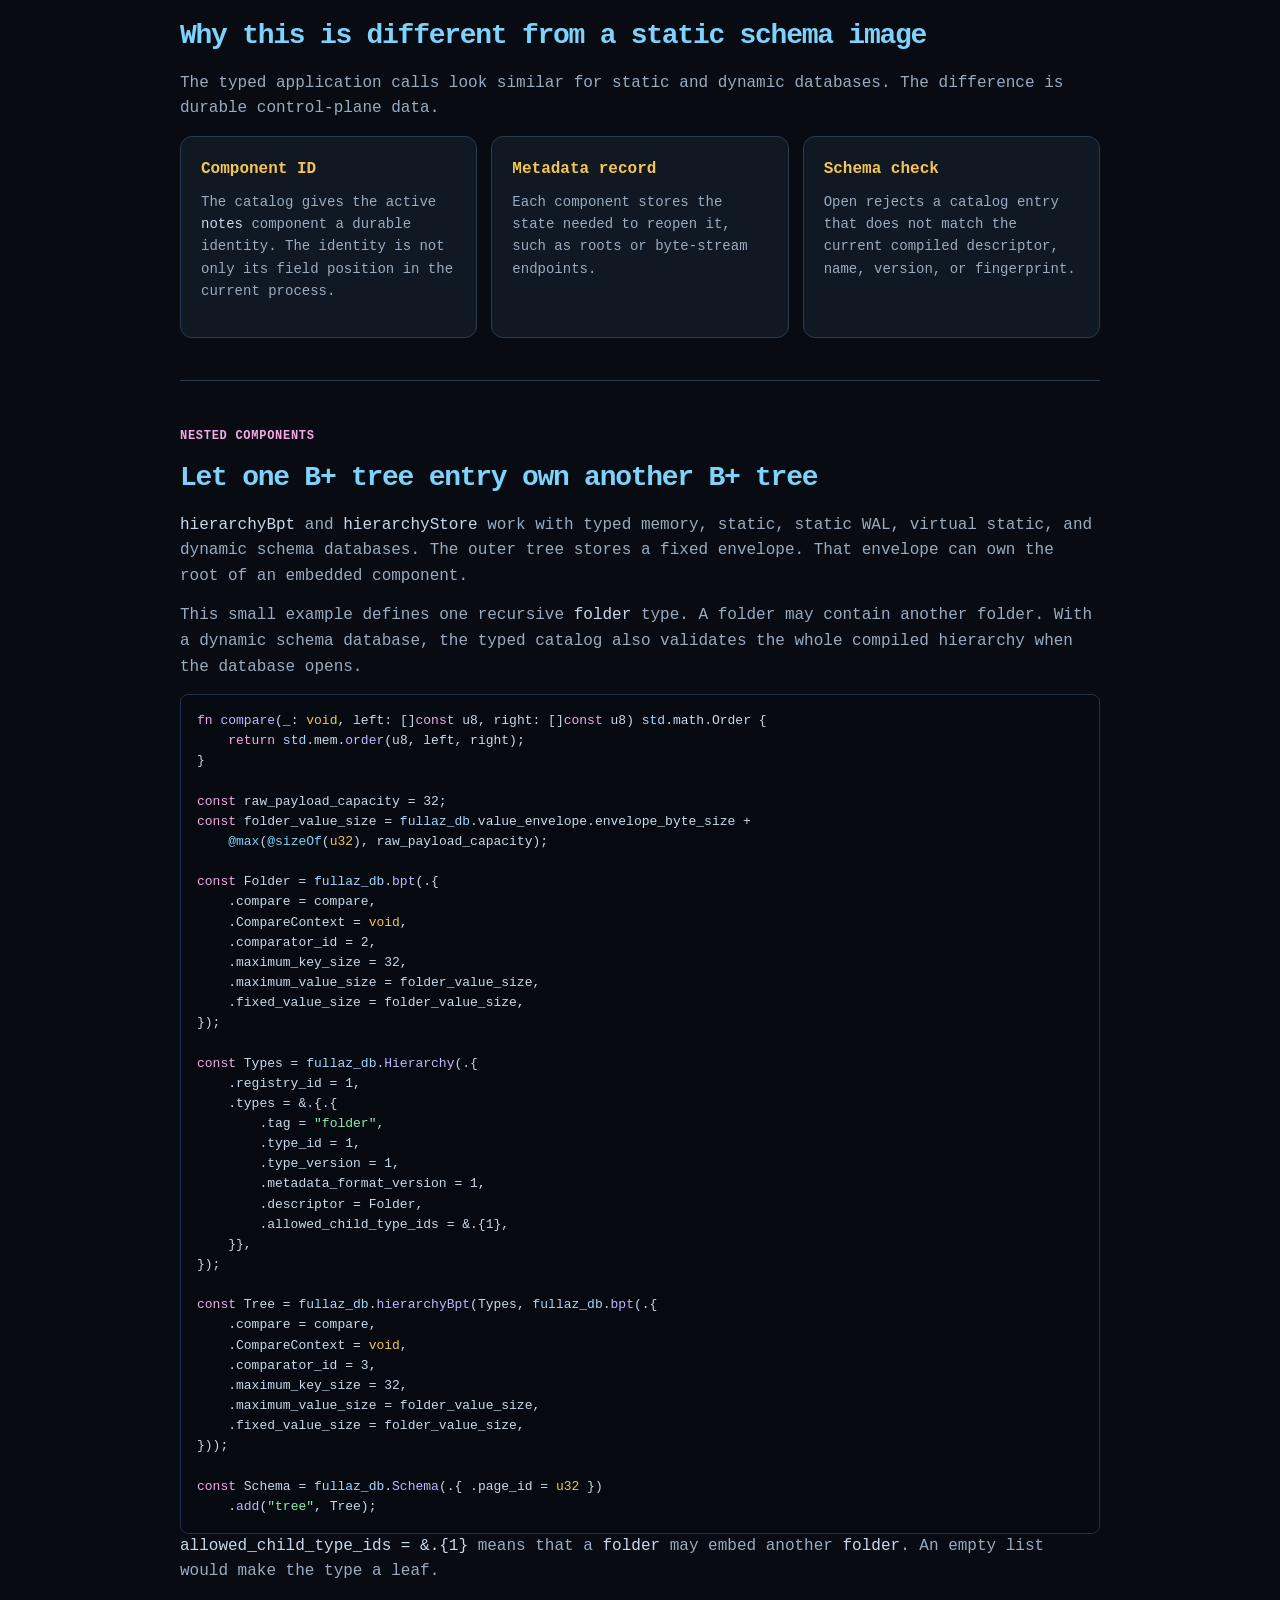
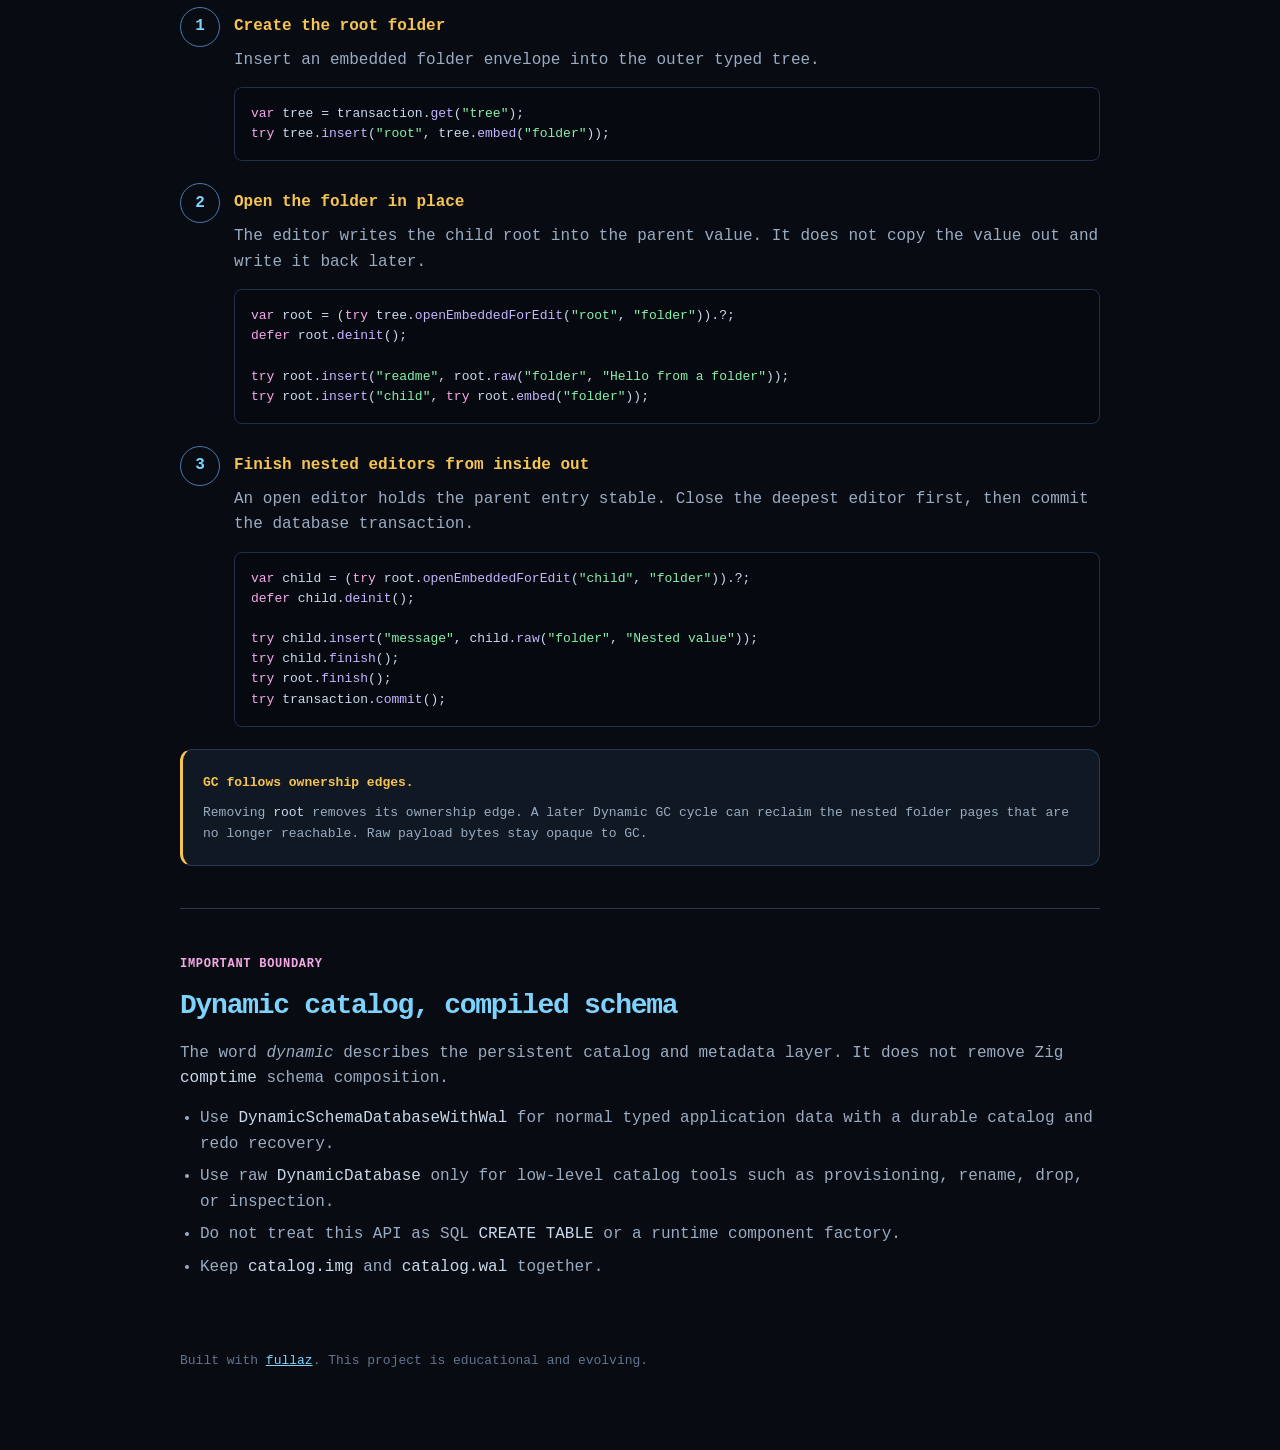
<file: fullaz-db/dynamic/index.html>
<!doctype html>
<html lang="en">
<head>
  <meta charset="utf-8">
  <meta name="viewport" content="width=device-width, initial-scale=1">
  <meta name="description" content="A 60-second DynamicSchemaDatabaseWithWal example for fullaz-db.">
  <title>fullaz-db dynamic database in 60 seconds</title>
  <style>
    :root { color-scheme:dark; --bg:#080b12; --panel:#101925; --edge:#2a3a50; --text:#e5edf7; --muted:#9aacc1; --blue:#7dd3fc; --gold:#f6c453; --green:#86efac; --pink:#f5a9e6; --red:#fca5a5; }
    * { box-sizing:border-box; } html { scroll-behavior:smooth; }
    body { min-width:320px; margin:0; background:radial-gradient(circle at 86% 0,#18304e 0,transparent 30%),var(--bg); color:var(--text); font:16px/1.6 ui-monospace,"Cascadia Mono",Consolas,monospace; }
    main { width:min(960px,100%); margin:0 auto; padding:28px 20px 72px; }
    a { color:var(--blue); } a:hover,a:focus-visible { color:#fff; }
    nav { display:flex; align-items:center; justify-content:space-between; gap:16px; color:var(--muted); font-size:13px; }
    .brand { color:var(--text); text-decoration:none; } .brand span { color:var(--blue); }
    .nav-links { display:flex; flex-wrap:wrap; justify-content:flex-end; gap:14px; }
    .hero { padding:72px 0 46px; } h1 { max-width:760px; margin:0; font-size:clamp(42px,8vw,72px); letter-spacing:-.07em; line-height:.96; } h1 span { color:var(--blue); }
    h2 { margin:0 0 12px; color:var(--blue); font-size:28px; letter-spacing:-.045em; } h3 { margin:0 0 8px; color:var(--gold); font-size:16px; }
    p { margin:0 0 14px; color:var(--muted); } .lead { max-width:760px; margin-top:22px; color:#cbd9e8; font-size:19px; }
    section { padding:42px 0; border-top:1px solid var(--edge); } .eyebrow { display:inline-block; margin-bottom:10px; color:var(--pink); font-size:12px; font-weight:700; letter-spacing:.06em; text-transform:uppercase; }
    .grid { display:grid; grid-template-columns:repeat(3,1fr); gap:14px; } .grid.two { grid-template-columns:repeat(2,1fr); }
    .card,.callout { padding:20px; border:1px solid var(--edge); border-radius:12px; background:color-mix(in srgb,var(--panel) 94%,transparent); } .card p { font-size:14px; }
    .callout { margin-top:22px; border-left:3px solid var(--gold); } .callout strong { color:var(--gold); font-size:13px; } .callout p { margin:8px 0 0; font-size:13px; }
    .step { display:grid; grid-template-columns:40px minmax(0,1fr); gap:14px; align-items:start; margin-top:22px; } .step-number { display:grid; place-items:center; width:40px; height:40px; border:1px solid #4b78af; border-radius:50%; color:var(--blue); font-weight:700; } .step-body { min-width:0; } .step-body h3 { margin-top:7px; }
    pre { margin:14px 0 0; overflow:auto; padding:16px; border:1px solid #203049; border-radius:8px; background:#060a10; color:#c9d9eb; font:13px/1.55 ui-monospace,"Cascadia Mono",Consolas,monospace; tab-size:4; } code { color:#c9d9eb; }
    .zig .tok-keyword { color:#f5a9e6; } .zig .tok-builtin { color:#7dd3fc; } .zig .tok-string { color:#86efac; } .zig .tok-type { color:#f6c453; } .zig .tok-module { color:#a5d8ff; } .zig .tok-call { color:#c4b5fd; }
    ul { margin:0; padding-left:20px; color:var(--muted); } li + li { margin-top:7px; } footer { padding-top:28px; color:#63758c; font-size:13px; }
    @media (max-width:760px) { .hero { padding-top:48px; } .grid,.grid.two { grid-template-columns:1fr; } .step { grid-template-columns:1fr; gap:8px; } .step-number { width:32px; height:32px; } }
  </style>
</head>
<body>
  <main>
    <nav>
      <a class="brand" href="../"><span>fullaz</span>-db</a>
      <div class="nav-links"><a href="#why">why dynamic</a><a href="#example">example</a><a href="#catalog">catalog</a><a href="#hierarchy">hierarchy</a><a href="#limits">limits</a></div>
    </nav>

    <header class="hero">
      <span class="eyebrow">60-second example</span>
      <h1><span>Dynamic</span> schema with a durable catalog</h1>
      <p class="lead">Use a normal compiled Zig schema. Store its component identity and metadata in a durable catalog. Reopen the image through the same typed API.</p>
      <aside class="callout"><strong>Dynamic does not mean runtime SQL.</strong><p>The schema below is still compiled into the program. Dynamic schema storage gives those compiled components durable catalog records. It does not let Python, C++, or application input invent a new <code>transaction.get("name")</code> component.</p></aside>
    </header>

    <section id="why">
      <span class="eyebrow">Why use it</span>
      <h2>Keep typed calls and persist component identity</h2>
      <p>A static database stores one closed-world schema in its superblock. A dynamic schema database also keeps a catalog. The catalog records a component ID, page-kind range, descriptor fingerprint, and metadata for every active compiled component.</p>
      <div class="grid two">
        <article class="card"><h3>Use it when</h3><p>You need typed components with durable catalog identity and metadata. The same application code can still call <code>transaction.get("notes")</code>.</p></article>
        <article class="card"><h3>Use WAL for files</h3><p><code>DynamicSchemaDatabaseWithWal</code> writes redo data before home pages. The log helps <code>open()</code> recover a committed change after an interruption.</p></article>
      </div>
    </section>

    <section id="example">
      <span class="eyebrow">Complete example</span>
      <h2>Format, write, reopen, read</h2>
      <p>This program formats an image and WAL, appends one note, opens both files again, and prints the note.</p>
      <pre><code class="zig">const std = @import("std");
const fullaz = @import("fullaz");
const fullaz_db = @import("fullaz-db");

const image_path = "catalog.img";
const wal_path = "catalog.wal";
const page_size = 4096;

const Schema = fullaz_db.Schema(.{ .page_id = u32 })
    .add("notes", fullaz_db.chainStore(.{}));

const Device = fullaz.device.FileBlock(u32);
const Log = fullaz.device.FileLog(u32);
const Database = fullaz_db.DynamicSchemaDatabaseWithWal(Schema, Device, Log);

const options: Database.InitOptions = .{
    .image_id = [_]u8{0xB1} ** 16,
    .cache_frames = 64,
    .components = .{ .notes = .{} },
};

fn formatAndWrite(allocator: std.mem.Allocator, io: std.Io) !void {
    var database = try Database.format(
        allocator,
        try Device.create(io, image_path, page_size),
        try Log.create(io, wal_path),
        options,
    );
    defer database.deinit();

    var transaction = try database.begin();
    defer transaction.deinit();
    try transaction.get("notes").append("catalog-backed note\n");
    try transaction.commit();
}

fn reopenAndRead(allocator: std.mem.Allocator, io: std.Io) !void {
    var database = try Database.open(
        allocator,
        try Device.open(io, image_path, page_size),
        try Log.open(io, wal_path),
        options,
    );
    defer database.deinit();

    var output: [128]u8 = undefined;
    const count = try database.getConst("notes").readAt(0, &output);
    std.debug.print("{s}", .{output[0..count]});
}

pub fn main(init: std.process.Init) !void {
    try formatAndWrite(init.gpa, init.io);
    try reopenAndRead(init.gpa, init.io);
}</code></pre>
      <p>The expected output is:</p>
      <pre><code>catalog-backed note</code></pre>
    </section>

    <section>
      <span class="eyebrow">What each part does</span>
      <h2>Four steps, one typed component</h2>
      <div class="step"><div class="step-number">1</div><div class="step-body"><h3>Declare the schema</h3><p><code>Schema</code> names one <code>notes</code> ChainStore. The name and component type are known at compile time.</p></div></div>
      <div class="step"><div class="step-number">2</div><div class="step-body"><h3>Format the image and log</h3><p><code>Database.format</code> creates the database boot state, catalog, component metadata, image, and WAL.</p></div></div>
      <div class="step"><div class="step-number">3</div><div class="step-body"><h3>Commit one transaction</h3><p>The transaction appends bytes through the typed ChainStore proxy. Commit writes the normal database changes and catalog-backed metadata through the WAL path.</p></div></div>
      <div class="step"><div class="step-number">4</div><div class="step-body"><h3>Open and validate</h3><p><code>Database.open</code> opens the image and WAL. It checks that the active catalog component agrees with the compiled name, kind, format, and settings before returning <code>notes</code>.</p></div></div>
    </section>

    <section id="catalog">
      <span class="eyebrow">The catalog</span>
      <h2>Why this is different from a static schema image</h2>
      <p>The typed application calls look similar for static and dynamic databases. The difference is durable control-plane data.</p>
      <div class="grid">
        <article class="card"><h3>Component ID</h3><p>The catalog gives the active <code>notes</code> component a durable identity. The identity is not only its field position in the current process.</p></article>
        <article class="card"><h3>Metadata record</h3><p>Each component stores the state needed to reopen it, such as roots or byte-stream endpoints.</p></article>
        <article class="card"><h3>Schema check</h3><p>Open rejects a catalog entry that does not match the current compiled descriptor, name, version, or fingerprint.</p></article>
      </div>
    </section>

    <section id="hierarchy">
      <span class="eyebrow">Nested components</span>
      <h2>Let one B+ tree entry own another B+ tree</h2>
      <p><code>hierarchyBpt</code> and <code>hierarchyStore</code> work with typed memory, static, static WAL, virtual static, and dynamic schema databases. The outer tree stores a fixed envelope. That envelope can own the root of an embedded component.</p>
      <p>This small example defines one recursive <code>folder</code> type. A folder may contain another folder. With a dynamic schema database, the typed catalog also validates the whole compiled hierarchy when the database opens.</p>
      <pre><code class="zig">fn compare(_: void, left: []const u8, right: []const u8) std.math.Order {
    return std.mem.order(u8, left, right);
}

const raw_payload_capacity = 32;
const folder_value_size = fullaz_db.value_envelope.envelope_byte_size +
    @max(@sizeOf(u32), raw_payload_capacity);

const Folder = fullaz_db.bpt(.{
    .compare = compare,
    .CompareContext = void,
    .comparator_id = 2,
    .maximum_key_size = 32,
    .maximum_value_size = folder_value_size,
    .fixed_value_size = folder_value_size,
});

const Types = fullaz_db.Hierarchy(.{
    .registry_id = 1,
    .types = &.{.{
        .tag = "folder",
        .type_id = 1,
        .type_version = 1,
        .metadata_format_version = 1,
        .descriptor = Folder,
        .allowed_child_type_ids = &.{1},
    }},
});

const Tree = fullaz_db.hierarchyBpt(Types, fullaz_db.bpt(.{
    .compare = compare,
    .CompareContext = void,
    .comparator_id = 3,
    .maximum_key_size = 32,
    .maximum_value_size = folder_value_size,
    .fixed_value_size = folder_value_size,
}));

const Schema = fullaz_db.Schema(.{ .page_id = u32 })
    .add("tree", Tree);</code></pre>
      <p><code>allowed_child_type_ids = &amp;.{1}</code> means that a <code>folder</code> may embed another <code>folder</code>. An empty list would make the type a leaf.</p>
      <div class="step"><div class="step-number">1</div><div class="step-body"><h3>Create the root folder</h3><p>Insert an embedded folder envelope into the outer typed tree.</p><pre><code class="zig">var tree = transaction.get("tree");
try tree.insert("root", tree.embed("folder"));</code></pre></div></div>
      <div class="step"><div class="step-number">2</div><div class="step-body"><h3>Open the folder in place</h3><p>The editor writes the child root into the parent value. It does not copy the value out and write it back later.</p><pre><code class="zig">var root = (try tree.openEmbeddedForEdit("root", "folder")).?;
defer root.deinit();

try root.insert("readme", root.raw("folder", "Hello from a folder"));
try root.insert("child", try root.embed("folder"));</code></pre></div></div>
      <div class="step"><div class="step-number">3</div><div class="step-body"><h3>Finish nested editors from inside out</h3><p>An open editor holds the parent entry stable. Close the deepest editor first, then commit the database transaction.</p><pre><code class="zig">var child = (try root.openEmbeddedForEdit("child", "folder")).?;
defer child.deinit();

try child.insert("message", child.raw("folder", "Nested value"));
try child.finish();
try root.finish();
try transaction.commit();</code></pre></div></div>
      <aside class="callout"><strong>GC follows ownership edges.</strong><p>Removing <code>root</code> removes its ownership edge. A later Dynamic GC cycle can reclaim the nested folder pages that are no longer reachable. Raw payload bytes stay opaque to GC.</p></aside>
    </section>

    <section id="limits">
      <span class="eyebrow">Important boundary</span>
      <h2>Dynamic catalog, compiled schema</h2>
      <p>The word <em>dynamic</em> describes the persistent catalog and metadata layer. It does not remove Zig <code>comptime</code> schema composition.</p>
      <ul>
        <li>Use <code>DynamicSchemaDatabaseWithWal</code> for normal typed application data with a durable catalog and redo recovery.</li>
        <li>Use raw <code>DynamicDatabase</code> only for low-level catalog tools such as provisioning, rename, drop, or inspection.</li>
        <li>Do not treat this API as SQL <code>CREATE TABLE</code> or a runtime component factory.</li>
        <li>Keep <code>catalog.img</code> and <code>catalog.wal</code> together.</li>
      </ul>
    </section>

    <footer>Built with <a href="https://github.com/newenclave/fullaz">fullaz</a>. This project is educational and evolving.</footer>
  </main>
  <script>
    function escapeHtml(value) {
      return value.replaceAll("&", "&amp;").replaceAll("<", "&lt;").replaceAll(">", "&gt;");
    }
    const token = /("(?:\\.|[^"\\])*")|(@[A-Za-z_][A-Za-z0-9_]*)|\b(const|defer|else|fn|if|pub|return|try|var)\b|\b(f32|u32|void)\b|\b(std|fullaz|fullaz_db)\b|\b([A-Za-z_][A-Za-z0-9_]*)(?=\()/g;
    for (const code of document.querySelectorAll("code.zig")) {
      let output = "";
      let position = 0;
      for (const match of code.textContent.matchAll(token)) {
        output += escapeHtml(code.textContent.slice(position, match.index));
        const value = escapeHtml(match[0]);
        const className = match[1] ? "tok-string" : match[2] ? "tok-builtin" : match[3] ? "tok-keyword" : match[4] ? "tok-type" : match[5] ? "tok-module" : "tok-call";
        output += `<span class="${className}">${value}</span>`;
        position = match.index + match[0].length;
      }
      code.innerHTML = output + escapeHtml(code.textContent.slice(position));
    }
  </script>
</body>
</html>
</file>
<file: multiverse/assets/index-BG5VjOkw.css>
:root{--paper:#edf1e8;--void:#080b12;--panel:#121926;--line:#324052;--cyan:#6bd3e5;--amber:#f4b45f;--rose:#ff7f93;--muted:#8d9aaa}*{box-sizing:border-box}html,body{height:100%;overflow:hidden}body{min-width:320px;color:var(--paper);background:var(--void);flex-direction:column;margin:0;font:14px/1.4 ui-monospace,Cascadia Mono,Consolas,monospace;display:flex}header{border-bottom:1px solid var(--line);background:#0d131e;flex:0 0 58px;align-items:center;gap:12px;padding:10px 16px;display:flex}h1{letter-spacing:.08em;margin:0;font-size:16px}h1 b{color:var(--cyan)}.spacer{flex:1}#status,#demo-build{min-width:0;color:var(--muted);text-overflow:ellipsis;white-space:nowrap;overflow:hidden}#demo-build{color:var(--cyan);font:11px ui-monospace,SFMono-Regular,Menlo,monospace}button,label.file{border:1px solid var(--line);color:var(--paper);font:inherit;cursor:pointer;background:#182232;border-radius:3px;padding:6px 9px}button:hover,label.file:hover{border-color:var(--cyan);color:#fff}button:disabled{opacity:.4;cursor:not-allowed}button.warn:hover{border-color:var(--rose)}input[type=file]{display:none}button[aria-pressed=true]{border-color:var(--cyan);color:var(--cyan);background:#203449}main{flex:1;grid-template-columns:minmax(0,1fr) 350px;min-height:0;display:grid;position:relative}#space-wrap{background:radial-gradient(circle at 42% 36%,#14213a,#080b12 58%);min-width:0;min-height:0;position:relative;overflow:hidden}#space,.three-space{touch-action:none;width:100%;height:100%;display:block;position:absolute;inset:0}#space{cursor:grab}#space.dragging{cursor:grabbing}[hidden]{display:none!important}aside{border-left:1px solid var(--line);background:var(--panel);min-height:0;display:flex;overflow:hidden}.panel-tabs{border-right:1px solid var(--line);background:#0d131e;flex-direction:column;flex:0 0 52px;gap:4px;padding:8px 5px;display:flex}.panel-tab{min-height:42px;color:var(--muted);background:0 0;border-color:#0000;padding:4px;font-size:10px}.panel-tab.active{color:var(--cyan);border-color:var(--line);background:#182232}.panel-content{flex:1;min-width:0;padding:14px;overflow:auto}h2{color:var(--amber);letter-spacing:.12em;text-transform:uppercase;margin:0 0 8px;font-size:11px}hr{border:0;border-top:1px solid var(--line);margin:15px 0}.readout{white-space:pre;color:#c9d3de;min-height:105px}.details{border:1px solid var(--line);white-space:pre-wrap;overflow-wrap:anywhere;color:#c9d3de;background:#0b1019;border-radius:3px;min-height:76px;margin:8px 0;padding:8px;font-size:12px}.state-toggle{color:#c9d3de;align-items:center;gap:7px;display:flex}.state-panel{z-index:4;border:1px solid var(--line);pointer-events:none;background:#0b1019f0;width:min(390px,100% - 28px);padding:10px 12px;font-size:12px;position:absolute;top:14px;left:14px;box-shadow:0 8px 24px #0007}.state-section{grid-template-columns:max-content minmax(0,1fr);gap:2px 14px;display:grid}.state-section+.state-section{margin-top:10px}.state-value{text-align:right;overflow-wrap:anywhere}.world-hud{z-index:5;color:var(--muted);pointer-events:none;letter-spacing:.08em;background:#0b1019d9;border:1px solid #324052aa;border-radius:3px;grid-template-columns:auto minmax(68px,auto);align-items:center;gap:2px 9px;padding:7px 9px;font-size:10px;display:grid;position:absolute;top:12px;right:12px;box-shadow:0 8px 24px #0006}.world-hud strong{color:var(--paper);text-align:right;letter-spacing:.03em;font-size:12px;font-weight:500}.world-hud label{color:var(--cyan);pointer-events:auto;cursor:pointer;border-top:1px solid #32405288;grid-column:1/-1;justify-content:flex-end;align-items:center;gap:6px;padding-top:3px;display:flex}.branch-tree{border:1px solid var(--line);background:#0b1019;max-height:220px;overflow:auto}.branch-row{text-align:left;border:0;border-left:2px solid #0000;border-radius:0;gap:6px;width:100%;font-size:12px;display:flex}.branch-row.current{border-left-color:var(--cyan)}.branch-row.selected{background:#243448}.branch-row.historical{color:var(--muted)}.branch-id{min-width:48px}.field{grid-template-columns:1fr 110px;align-items:center;gap:7px;margin:7px 0;display:grid}.gauge-row{grid-template-columns:52px minmax(70px,1fr) 92px;align-items:center;gap:7px;margin:8px 0;font-size:12px;display:grid}.gauge-row meter{width:100%;height:14px;accent-color:var(--cyan)}.gauge-row span{text-align:right;color:#c9d3de}input,select{border:1px solid var(--line);width:100%;min-width:0;color:var(--paper);font:inherit;background:#0b1019;border-radius:3px;padding:6px}input[type=checkbox]{width:auto}.buttons{flex-wrap:wrap;gap:7px;display:flex}.hint{color:var(--muted);font-size:12px}ol{color:#c9d3de;padding-left:20px}li{margin:4px 0}.trial-live{color:var(--amber)}.trial-success{color:var(--cyan)}.trial-failure{color:var(--rose)}#mobile-flight{z-index:5;grid-template-columns:repeat(3,auto);gap:7px;display:none;position:absolute;bottom:12px;right:12px}#mobile-flight button{background:#0d131ed9;min-width:58px;min-height:44px}@media (width<=800px){header{flex-wrap:wrap;flex:none;gap:7px;padding:7px 9px}#status{order:3;width:100%}main{grid-template-rows:minmax(280px,58vh) minmax(0,1fr);grid-template-columns:1fr}aside{border-left:0;border-top:1px solid var(--line)}.panel-tabs{flex-basis:45px}#mobile-flight{display:grid}.state-panel{font-size:11px}.world-hud{top:8px;right:8px}}
</file>
